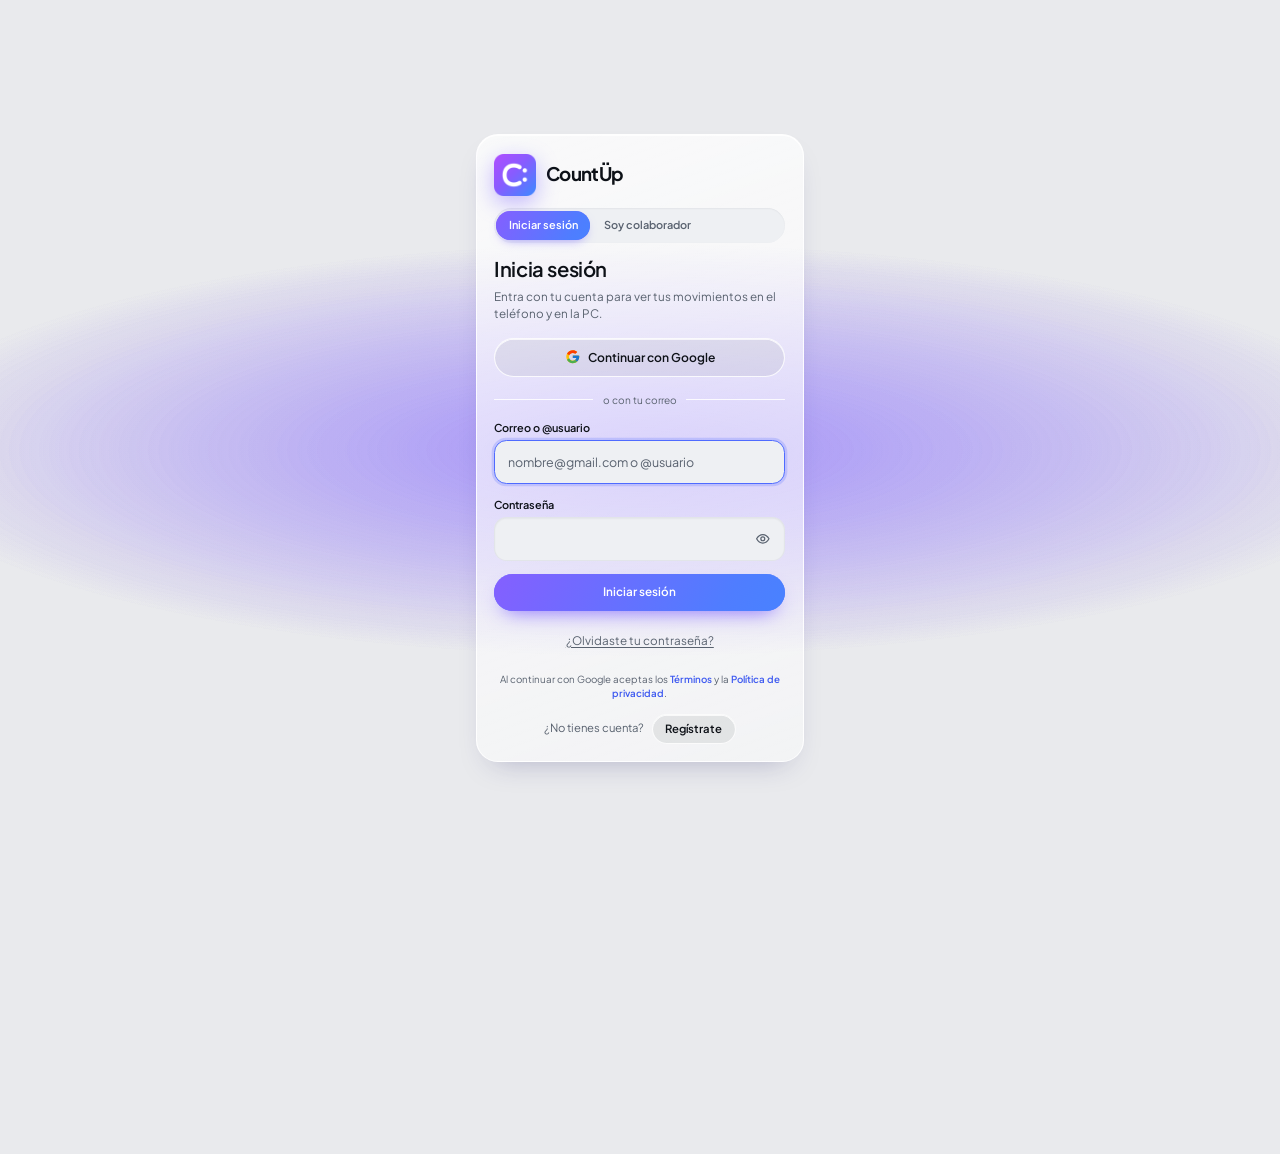
<file: app/index.html>
<!doctype html>
<html lang="es">
  <head>
    <meta charset="UTF-8" />
    <link rel="icon" type="image/png" href="./favicon.png" />
    <link rel="apple-touch-icon" href="./icon-192.png" />
    <meta name="viewport" content="width=device-width, initial-scale=1.0, viewport-fit=cover" />
    <meta name="theme-color" content="#0b0d11" media="(prefers-color-scheme: dark)" />
    <meta name="theme-color" content="#f3f4f6" media="(prefers-color-scheme: light)" />
    <meta name="description" content="Contabilidad de tu negocio en bolívares, con el resultado en dólares a la tasa BCV." />
    <link rel="manifest" href="./manifest.webmanifest" />
    <title>CountÜp</title>
    <script>
      // CountÜp 2.0.54: lo guardado en este equipo pasa de "contabol:…" a "countup:…". Se copia una sola vez y lo viejo
      // no se borra (si una actualización fallara y la app volviera a la versión anterior, lo encuentra donde estaba).
      try {
        if (!localStorage.getItem('countup:copiado')) {
          var viejas = []
          for (var i = 0; i < localStorage.length; i++) { var k = localStorage.key(i); if (k && k.indexOf('contabol:') === 0) viejas.push(k) }
          viejas.forEach(function (k) { var n = 'countup:' + k.slice(9); if (localStorage.getItem(n) === null) localStorage.setItem(n, localStorage.getItem(k)) })
          localStorage.setItem('countup:copiado', '1')
        }
      } catch (e) {}
      // El modo (claro u oscuro) se pone antes de dibujar nada, así la app abre directo en el que corresponde.
      // V2: una sola vez, cada equipo vuelve a "Automático" (el modo del teléfono o la PC); después se respeta lo que elija.
      try {
        var doc = JSON.parse(localStorage.getItem('countup:v1') || 'null')
        if (!localStorage.getItem('countup:v2:tema-auto')) {
          if (doc && doc.settings && doc.settings.theme && doc.settings.theme !== 'system') {
            doc.settings.theme = 'system'
            localStorage.setItem('countup:v1', JSON.stringify(doc))
          }
          localStorage.setItem('countup:v2:tema-auto', '1')
        }
        var theme = (doc && doc.settings && doc.settings.theme) || 'system'
        if (theme === 'system') theme = matchMedia('(prefers-color-scheme: light)').matches ? 'light' : 'dark'
        document.documentElement.setAttribute('data-theme', theme)
      } catch (e) {}
    </script>
    <style>#arranque{z-index:9999;background:#000;transition:opacity .36s;position:fixed;inset:0}:root[data-theme=light] #arranque{background:#fff}#arranque video{object-fit:contain;opacity:0;background:0 0;width:100%;height:100%;transition:opacity .22s;display:block}#arranque.va video{opacity:1}html.arrancando,html.arrancando body{overflow:hidden!important}#arranque.sale{opacity:0;pointer-events:none}</style>
    <script type="module" crossorigin src="./assets/main-COIq9q9j.js"></script>
    <link rel="modulepreload" crossorigin href="./assets/rolldown-runtime-B0Z9INg1.js">
    <link rel="modulepreload" crossorigin href="./assets/jsx-runtime-DpJIb57s.js">
    <link rel="modulepreload" crossorigin href="./assets/updater-rIBQ43Ek.js">
    <link rel="stylesheet" crossorigin href="./assets/updater-B_VMY_PD.css">
    <link rel="stylesheet" crossorigin href="./assets/main-Bpufe4OD.css">
  </head>
  <body>
    <div id="arranque" aria-hidden="true"><video muted playsinline preload="auto" disablepictureinpicture poster="[data-uri]"></video></div>
    <script>
      // Se va al terminar el video, desvaneciéndose (la app ya cargó por detrás). Si el video no puede reproducirse,
      // se va enseguida; y como mucho a los 7 s.
      // En los teléfonos más sencillos (4 núcleos o menos, o 4 GB de memoria o menos) la app no se carga mientras corre
      // el video, para que no se trabe ni empiece tarde: se carga al terminar (src/main.jsx) y el video se queda en su
      // último cuadro hasta que la app está lista (como mucho 3 s más).
      (function () {
        var el = document.getElementById('arranque')
        var lento = (navigator.hardwareConcurrency || 8) <= 4 || (navigator.deviceMemory || 8) <= 4
        var avisar, terminado = false, appLista = !lento
        window.arranque = { lento: lento, termino: new Promise(function (r) { avisar = r }), lista: function () {} }
        // La ventanita de "Continuar con Google" (vuelve a esta página) no lleva animación.
        if (/state=popup/.test(location.hash + location.search)) { el.remove(); avisar(); return }
        var v = el.querySelector('video'), done = false, raiz = document.documentElement
        raiz.classList.add('arrancando')
        var salir = function () { if (done) return; done = true; el.classList.add('sale'); setTimeout(function () { el.remove(); raiz.classList.remove('arrancando') }, 400) }
        var fin = function () { terminado = true; avisar(); if (appLista) salir(); else setTimeout(salir, 3000) }
        window.arranque.lista = function () { appLista = true; if (terminado) salir() }
        // La animación sale SIEMPRE, en cada apertura (decisión del usuario, 20 nov 2026: se había dejado solo la primera
        // vez con el logo en las demás, y eso no va).
        // Al principio el primer cuadro se queda quieto un momento (ESPERA) antes de arrancar: así, cuando el teléfono
        // termina de quitar su pantalla de carga, la animación se ve desde el comienzo y no empieza a medias.
        var ESPERA = 600, arranco = false
        var arrancar = function () {
          if (arranco) return; arranco = true
          el.classList.add('va')
          setTimeout(function () { var p = v.play(); if (p && p.catch) p.catch(fin) }, ESPERA)
        }
        v.addEventListener('playing', function () { el.classList.add('va') })
        v.addEventListener('loadeddata', arrancar)
        v.src = document.documentElement.getAttribute('data-theme') === 'light' ? './arranque/claro.mp4' : './arranque/oscuro.mp4'
        v.addEventListener('ended', fin)
        v.addEventListener('error', fin)
        v.load()
        setTimeout(arrancar, 1200) // si el teléfono no avisa que ya tiene el primer cuadro, arranca igual
        setTimeout(fin, 7000)
      })()
    </script>
    <div id="root"></div>
  </body>
</html>
</file>
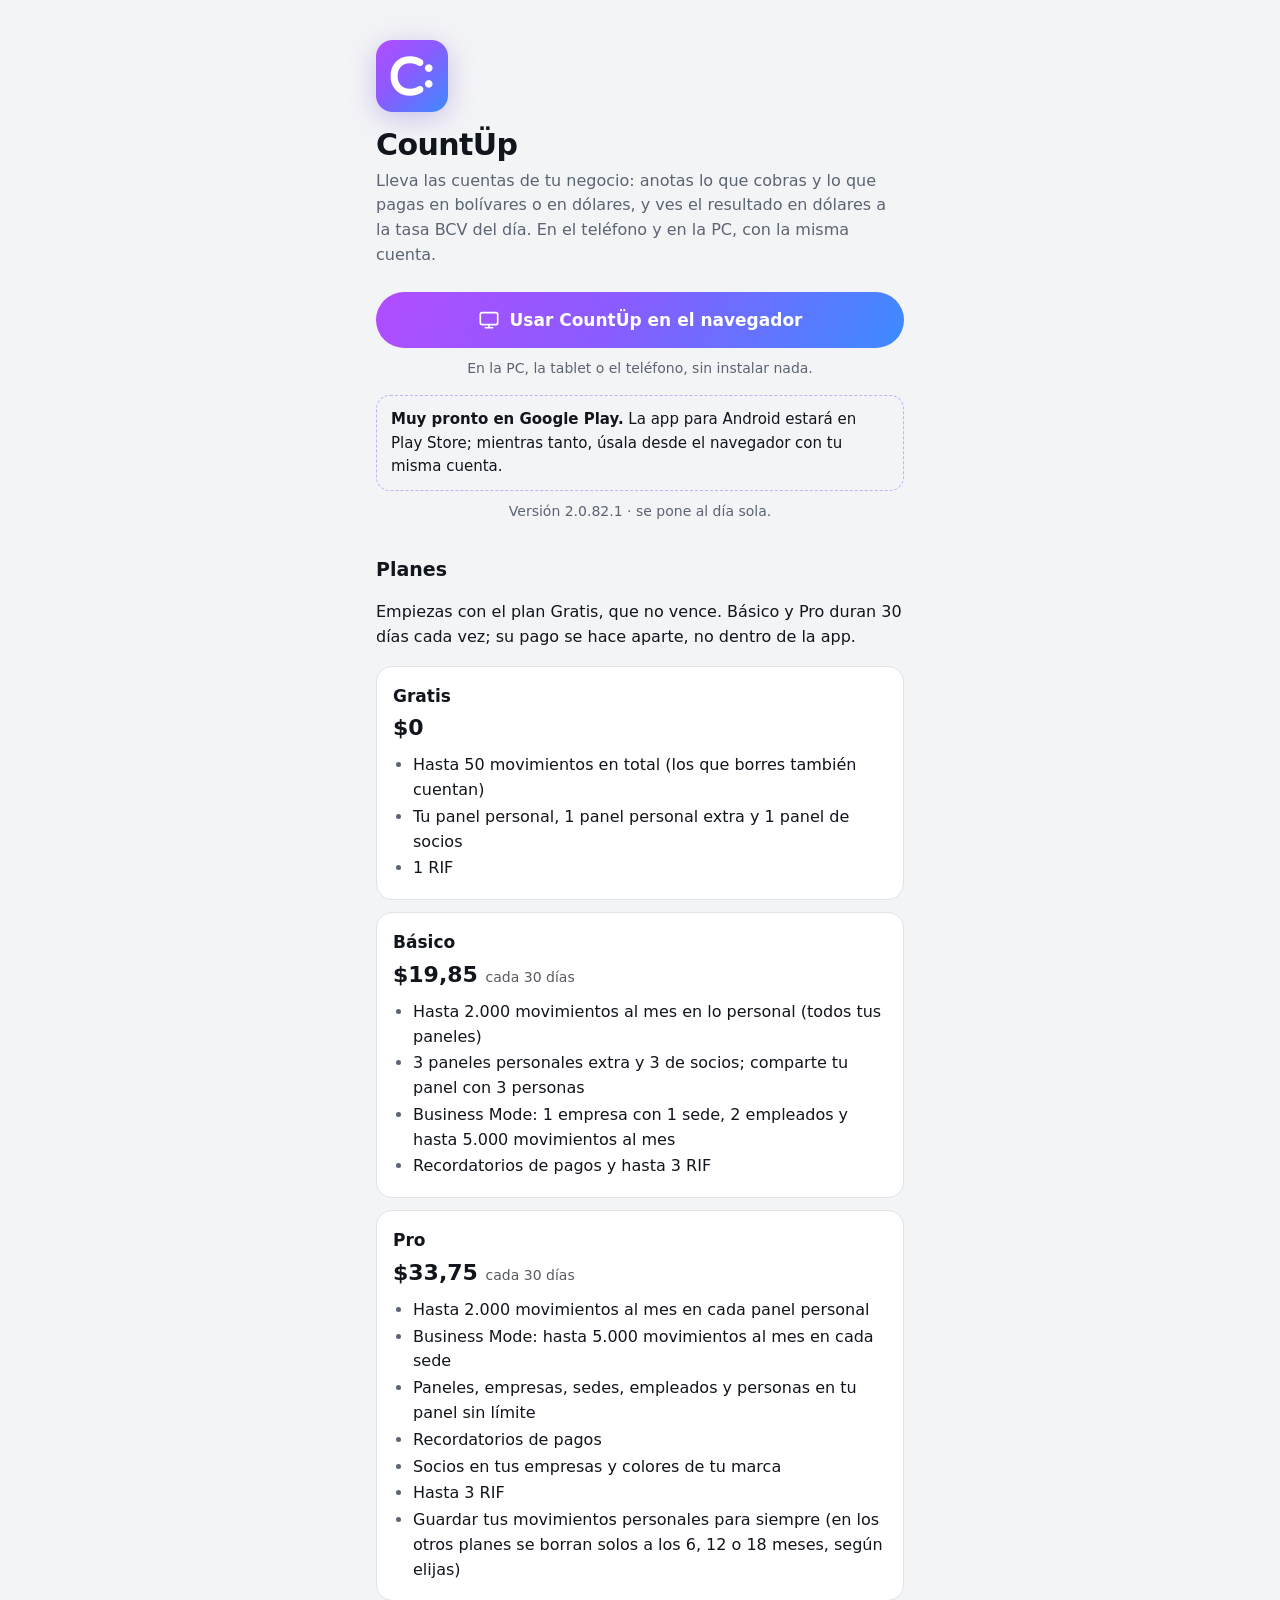
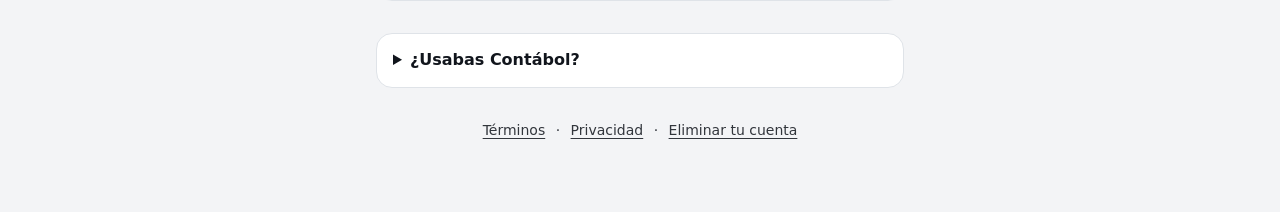
<file: descargar/index.html>
<!doctype html>
<html lang="es">
<head>
<meta charset="utf-8">
<meta name="viewport" content="width=device-width, initial-scale=1">
<meta name="robots" content="noindex, nofollow">
<title>Descargar CountÜp</title>
<meta name="description" content="CountÜp lleva las cuentas de tu negocio: lo que cobras y pagas en bolívares, visto en dólares a la tasa BCV del día.">
<meta name="theme-color" content="#0b0d11">
<link rel="icon" type="image/png" href="favicon.png">
<link rel="apple-touch-icon" href="icono.png">
<link rel="stylesheet" href="../sitio.css">
<style>
  /* Página de CountÜp (countup-app.github.io). Sin APK (19 nov 2026): la app de Android llega por Google Play; mientras,
     se usa en el navegador. Los precios solo van aquí: la app no enlaza a esta página (reglas de Google Play). */
  :root { --action: #8a5cff; --focus: #8a5cff; }
  @media (prefers-color-scheme: dark) { :root { --focus: #b9a4ff; } }
  .btn--primary { background: linear-gradient(120deg, #b14dff 0%, #8a5cff 45%, #3d8bff 100%); }
  .app-icon { border-radius: 0; box-shadow: none; filter: drop-shadow(0 6px 14px rgba(90, 60, 200, .28)); }
  .soon { margin: 16px 0 0; padding: 12px 14px; border-radius: 14px; border: 1px dashed rgba(138, 92, 255, .45); font-size: 15px; }
  .plans { display: grid; gap: 12px; }
  .plan h3 { margin: 0 0 2px; font-size: 17px; }
  .plan .price { margin: 0 0 8px; font-size: 22px; font-weight: 700; }
  .plan .price small { font-size: 14px; font-weight: 500; opacity: .7; }
  .plan ul { margin: 0; padding-left: 20px; }
  .plan li { margin: 2px 0; }
  .legal { margin-top: 32px; font-size: 14px; text-align: center; opacity: .85; }
  .legal a { margin: 0 6px; color: inherit; text-decoration: underline; text-underline-offset: 3px; }
</style>
</head>
<body>
<main>
  <img class="app-icon" src="icono.png" width="72" height="72" alt="">
  <h1>CountÜp</h1>
  <p class="lead">Lleva las cuentas de tu negocio: anotas lo que cobras y lo que pagas en bolívares o en dólares, y ves el resultado en dólares a la tasa BCV del día. En el teléfono y en la PC, con la misma cuenta.</p>

  <a class="btn btn--primary" href="../app/">
    <svg width="22" height="22" viewBox="0 0 24 24" fill="none" stroke="currentColor" stroke-width="1.8" stroke-linecap="round" stroke-linejoin="round" aria-hidden="true"><rect x="2.5" y="4" width="19" height="13" rx="2"/><path d="M8 20.5h8M12 17v3.5"/></svg>
    Usar CountÜp en el navegador
  </a>
  <p class="meta">En la PC, la tablet o el teléfono, sin instalar nada.</p>
  <p class="soon"><b>Muy pronto en Google Play.</b> La app para Android estará en Play Store; mientras tanto, úsala desde el navegador con tu misma cuenta.</p>
  <p class="meta" id="live" hidden></p>

  <section>
    <h2>Planes</h2>
    <p>Empiezas con el plan Gratis, que no vence. Básico y Pro duran 30 días cada vez; su pago se hace aparte, no dentro de la app.</p>
    <div class="plans">
      <div class="card plan">
        <h3>Gratis</h3>
        <p class="price">$0</p>
        <ul>
          <li>Hasta 50 movimientos en total (los que borres también cuentan)</li>
          <li>Tu panel personal, 1 panel personal extra y 1 panel de socios</li>
          <li>1 RIF</li>
        </ul>
      </div>
      <div class="card plan">
        <h3>Básico</h3>
        <p class="price">$19,85 <small>cada 30 días</small></p>
        <ul>
          <li>Hasta 2.000 movimientos al mes en lo personal (todos tus paneles)</li>
          <li>3 paneles personales extra y 3 de socios; comparte tu panel con 3 personas</li>
          <li>Business Mode: 1 empresa con 1 sede, 2 empleados y hasta 5.000 movimientos al mes</li>
          <li>Recordatorios de pagos y hasta 3 RIF</li>
        </ul>
      </div>
      <div class="card plan">
        <h3>Pro</h3>
        <p class="price">$33,75 <small>cada 30 días</small></p>
        <ul>
          <li>Hasta 2.000 movimientos al mes en cada panel personal</li>
          <li>Business Mode: hasta 5.000 movimientos al mes en cada sede</li>
          <li>Paneles, empresas, sedes, empleados y personas en tu panel sin límite</li>
          <li>Recordatorios de pagos</li>
          <li>Socios en tus empresas y colores de tu marca</li>
          <li>Hasta 3 RIF</li>
          <li>Guardar tus movimientos personales para siempre (en los otros planes se borran solos a los 6, 12 o 18 meses, según elijas)</li>
        </ul>
      </div>
    </div>
  </section>

  <section>
    <details>
      <summary>¿Usabas Contábol?</summary>
      <p>Contábol es la versión anterior de CountÜp. Entras a CountÜp con la misma cuenta y ves tus mismos movimientos: el cambio de app no borra nada.</p>
    </details>
  </section>

  <p class="legal"><a href="../terminos/">Términos</a> · <a href="../privacidad/">Privacidad</a> · <a href="../eliminar-cuenta/">Eliminar tu cuenta</a></p>
</main>
<script>
  (function () {
    // La versión que tiene la app hoy (la instalada se pone al día sola al abrirla).
    fetch('../version.json', { cache: 'no-store' }).then(function (r) { return r.json() }).then(function (j) {
      if (!j || !j.version) return
      var live = document.getElementById('live')
      live.textContent = 'Versión ' + j.version + ' · se pone al día sola.'
      live.hidden = false
    }).catch(function () {})
  })()
</script>
</body>
</html>
</file>
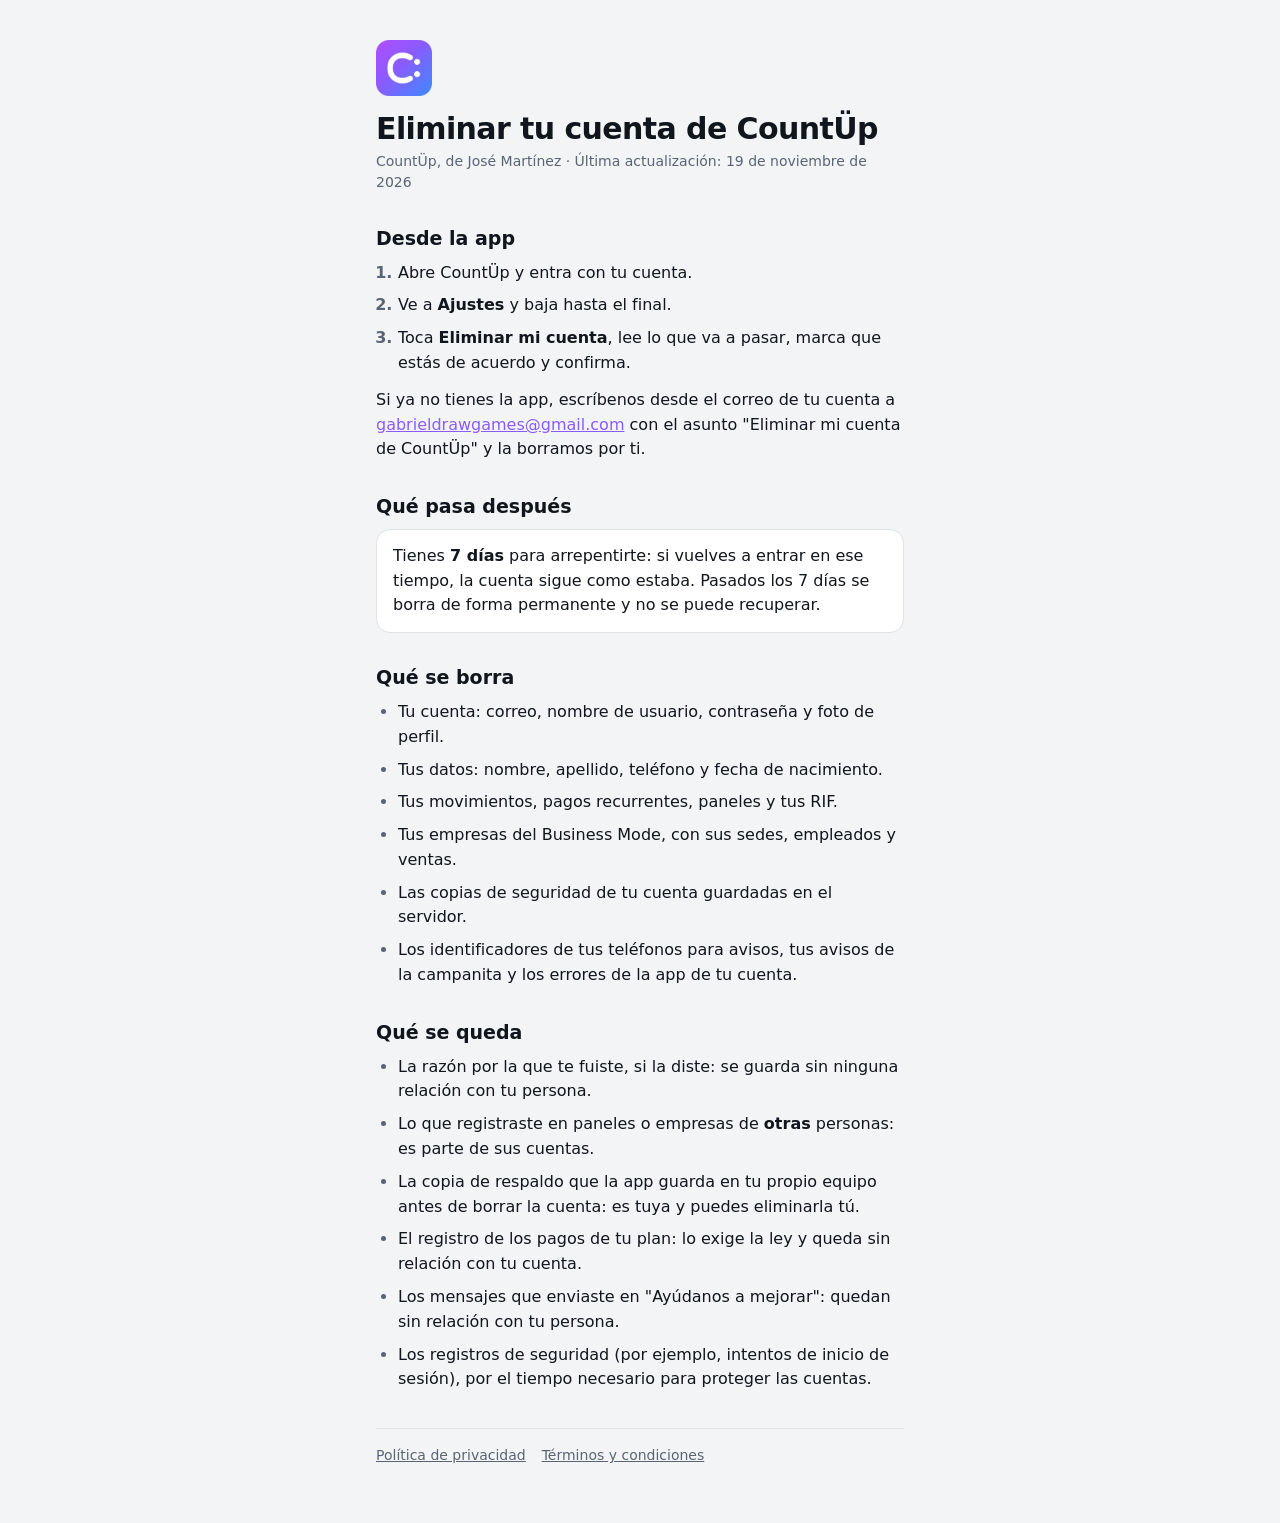
<file: eliminar-cuenta/index.html>
<!doctype html>
<html lang="es">
<head>
<meta charset="utf-8">
<meta name="viewport" content="width=device-width, initial-scale=1">
<title>Eliminar tu cuenta · CountÜp</title>
<meta name="description" content="Cómo eliminar tu cuenta de CountÜp y qué datos se borran.">
<meta name="theme-color" content="#0b0d11">
<link rel="icon" type="image/png" href="../descargar/favicon.png">
<link rel="stylesheet" href="../sitio.css">
<style>:root { --action: #8a5cff; --focus: #8a5cff; } @media (prefers-color-scheme: dark) { :root { --action: #b9a4ff; --focus: #b9a4ff; } }</style>
</head>
<body>
<main class="doc">
  <img class="app-icon" src="../descargar/icono.png" width="56" height="56" alt="" style="border-radius:0;box-shadow:none">
  <h1>Eliminar tu cuenta de CountÜp</h1>
  <p class="updated">CountÜp, de José Martínez · Última actualización: 19 de noviembre de 2026</p>

  <h2>Desde la app</h2>
  <ol>
    <li>Abre CountÜp y entra con tu cuenta.</li>
    <li>Ve a <b>Ajustes</b> y baja hasta el final.</li>
    <li>Toca <b>Eliminar mi cuenta</b>, lee lo que va a pasar, marca que estás de acuerdo y confirma.</li>
  </ol>
  <p>Si ya no tienes la app, escríbenos desde el correo de tu cuenta a <a href="mailto:gabrieldrawgames@gmail.com?subject=Eliminar%20mi%20cuenta%20de%20CountÜp">gabrieldrawgames@gmail.com</a> con el asunto "Eliminar mi cuenta de CountÜp" y la borramos por ti.</p>

  <h2>Qué pasa después</h2>
  <p class="note">Tienes <b>7 días</b> para arrepentirte: si vuelves a entrar en ese tiempo, la cuenta sigue como estaba. Pasados los 7 días se borra de forma permanente y no se puede recuperar.</p>

  <h2>Qué se borra</h2>
  <ul>
    <li>Tu cuenta: correo, nombre de usuario, contraseña y foto de perfil.</li>
    <li>Tus datos: nombre, apellido, teléfono y fecha de nacimiento.</li>
    <li>Tus movimientos, pagos recurrentes, paneles y tus RIF.</li>
    <li>Tus empresas del Business Mode, con sus sedes, empleados y ventas.</li>
    <li>Las copias de seguridad de tu cuenta guardadas en el servidor.</li>
    <li>Los identificadores de tus teléfonos para avisos, tus avisos de la campanita y los errores de la app de tu cuenta.</li>
  </ul>

  <h2>Qué se queda</h2>
  <ul>
    <li>La razón por la que te fuiste, si la diste: se guarda sin ninguna relación con tu persona.</li>
    <li>Lo que registraste en paneles o empresas de <b>otras</b> personas: es parte de sus cuentas.</li>
    <li>La copia de respaldo que la app guarda en tu propio equipo antes de borrar la cuenta: es tuya y puedes eliminarla tú.</li>
    <li>El registro de los pagos de tu plan: lo exige la ley y queda sin relación con tu cuenta.</li>
    <li>Los mensajes que enviaste en "Ayúdanos a mejorar": quedan sin relación con tu persona.</li>
    <li>Los registros de seguridad (por ejemplo, intentos de inicio de sesión), por el tiempo necesario para proteger las cuentas.</li>
  </ul>

  <nav class="legal-nav" aria-label="Documentos legales">
    <a href="../privacidad/">Política de privacidad</a>
    <a href="../terminos/">Términos y condiciones</a>
  </nav>
</main>
</body>
</html>
</file>
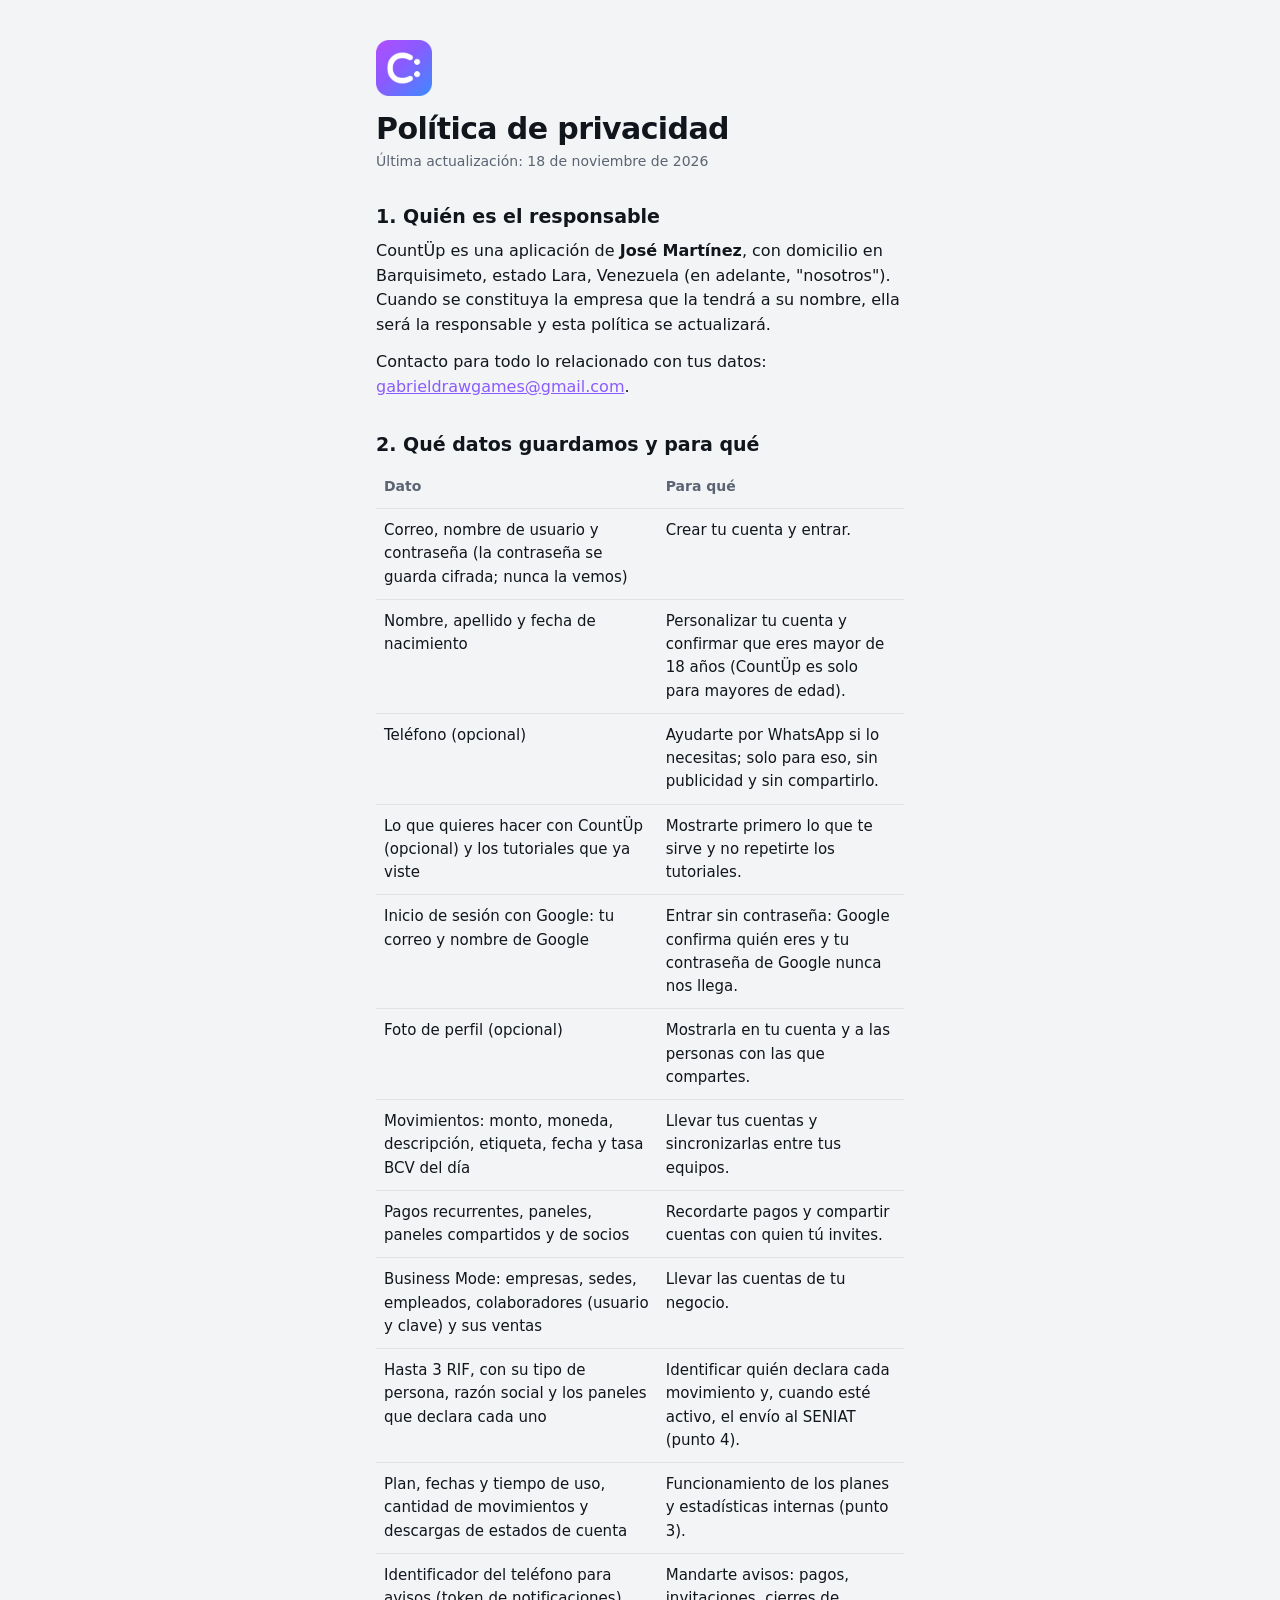
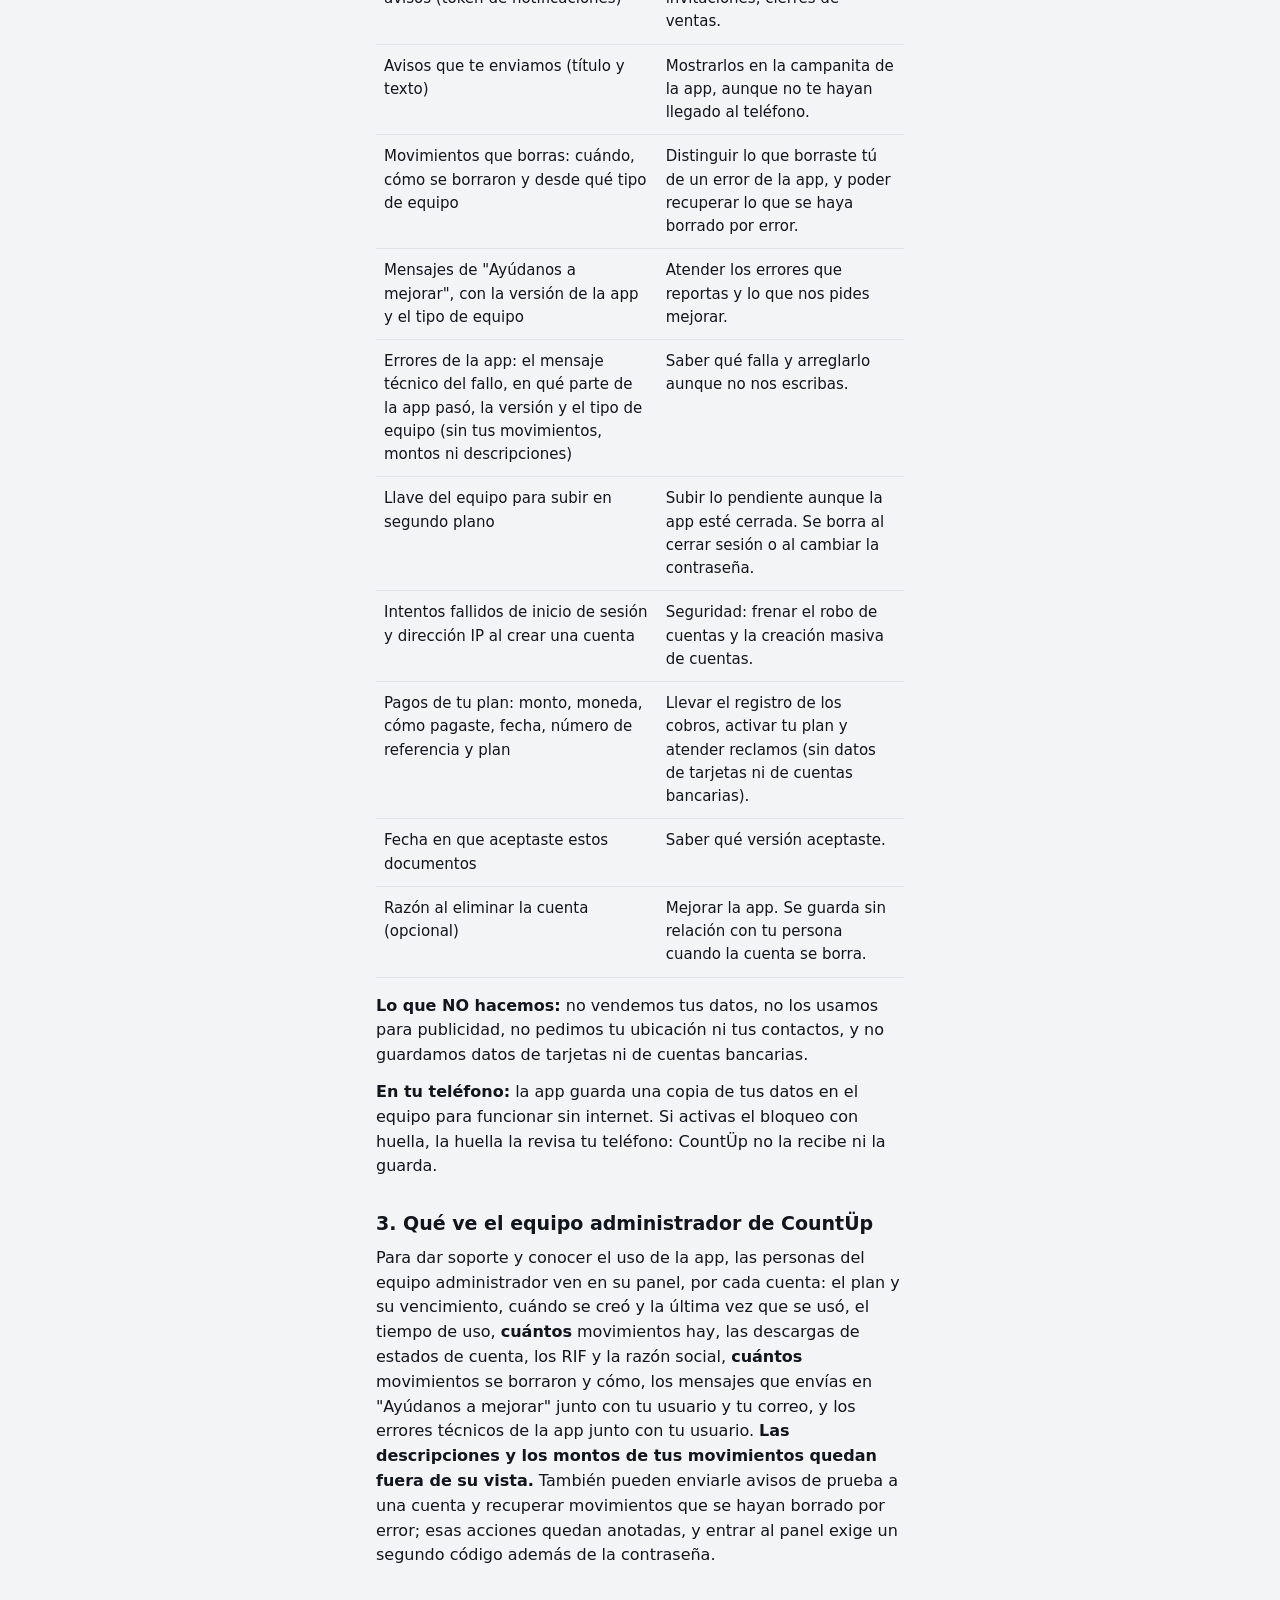
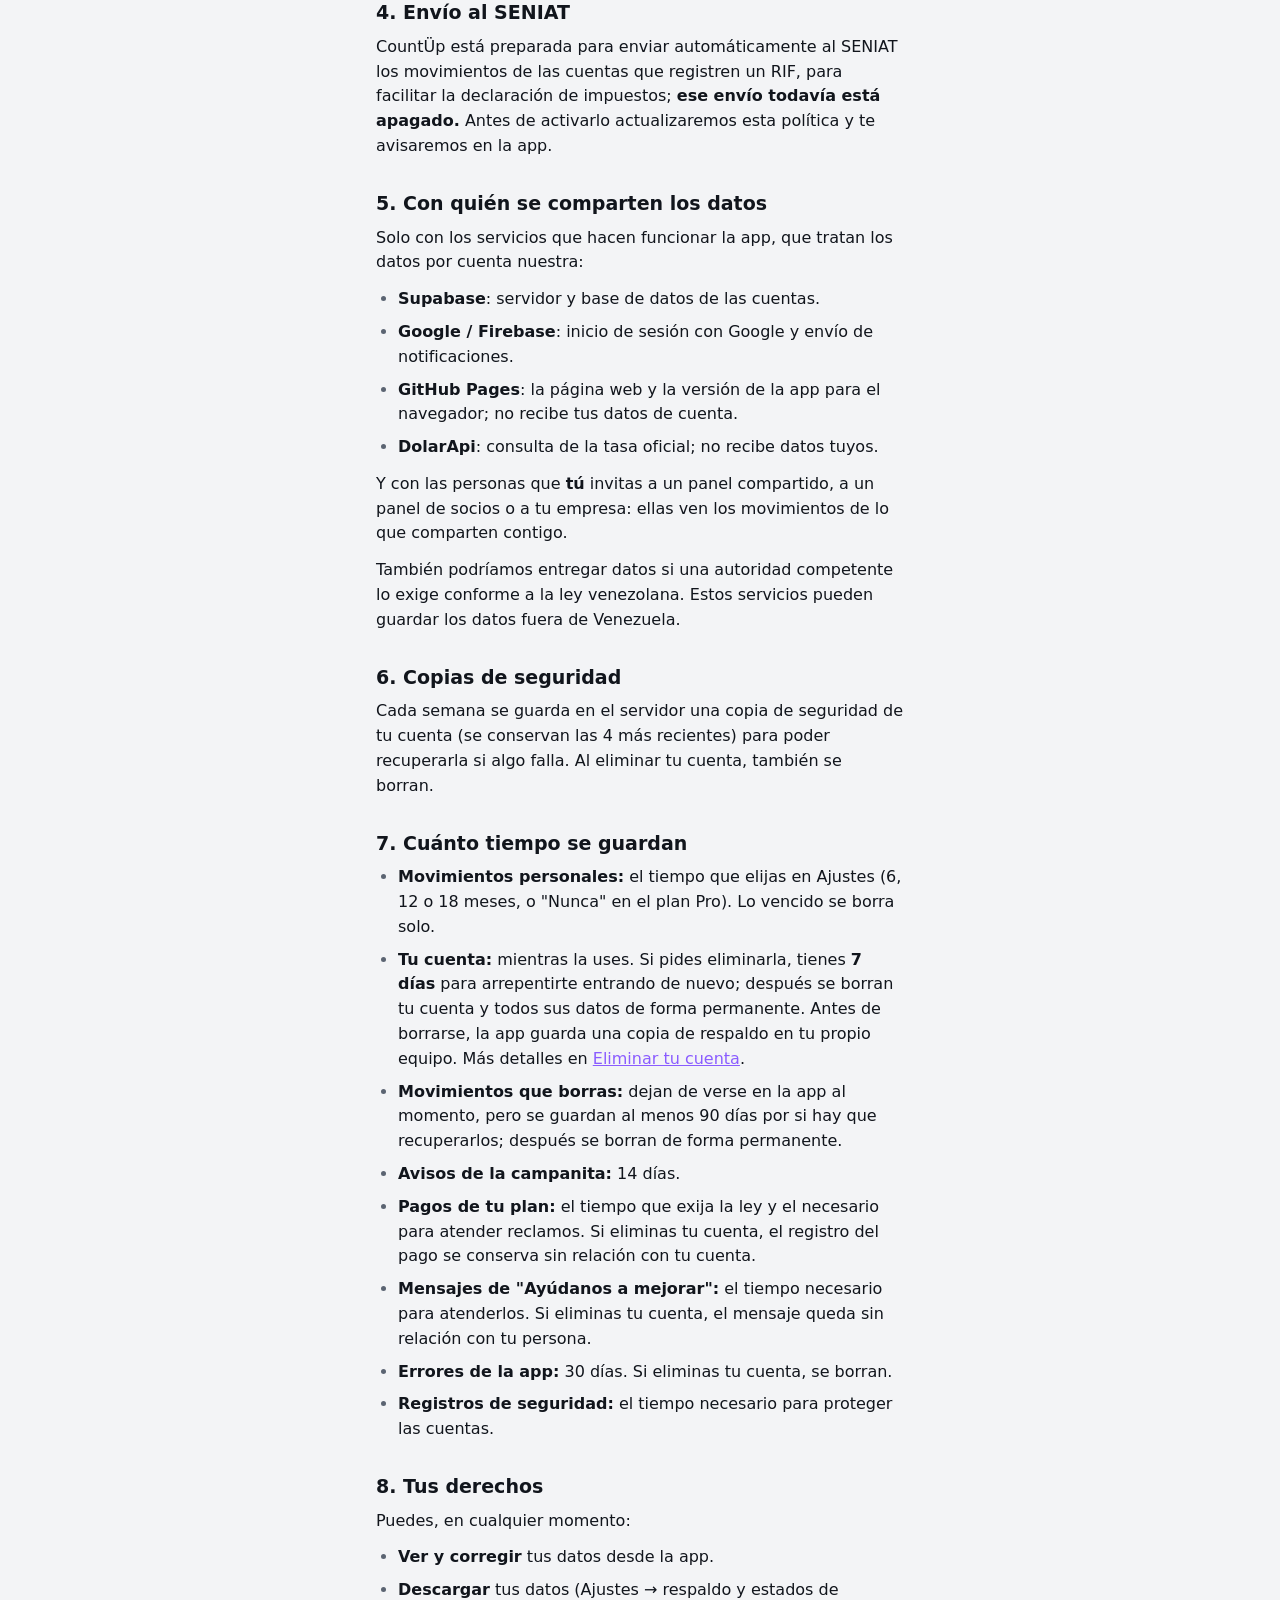
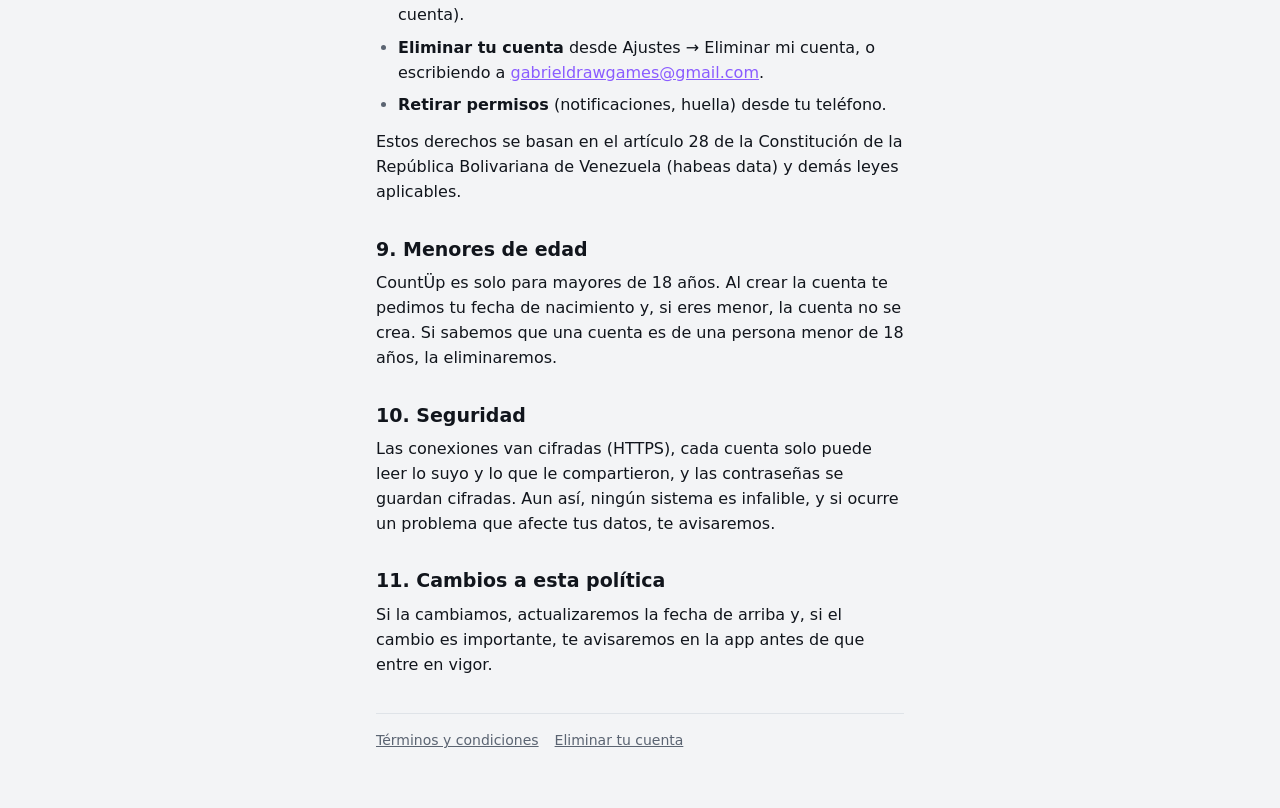
<file: privacidad/index.html>
<!doctype html>
<html lang="es">
<head>
<meta charset="utf-8">
<meta name="viewport" content="width=device-width, initial-scale=1">
<title>Política de privacidad · CountÜp</title>
<meta name="description" content="Qué datos guarda CountÜp, para qué y cuáles son tus derechos.">
<meta name="theme-color" content="#0b0d11">
<link rel="icon" type="image/png" href="../descargar/favicon.png">
<link rel="stylesheet" href="../sitio.css">
<style>:root { --action: #8a5cff; --focus: #8a5cff; } @media (prefers-color-scheme: dark) { :root { --action: #b9a4ff; --focus: #b9a4ff; } }</style>
</head>
<body>
<main class="doc">
  <img class="app-icon" src="../descargar/icono.png" width="56" height="56" alt="" style="border-radius:0;box-shadow:none">
  <h1>Política de privacidad</h1>
  <p class="updated">Última actualización: 18 de noviembre de 2026</p>

  <h2>1. Quién es el responsable</h2>
  <p>CountÜp es una aplicación de <b>José Martínez</b>, con domicilio en Barquisimeto, estado Lara, Venezuela (en adelante, "nosotros"). Cuando se constituya la empresa que la tendrá a su nombre, ella será la responsable y esta política se actualizará.</p>
  <p>Contacto para todo lo relacionado con tus datos: <a href="mailto:gabrieldrawgames@gmail.com">gabrieldrawgames@gmail.com</a>.</p>

  <h2>2. Qué datos guardamos y para qué</h2>
  <table>
    <thead><tr><th>Dato</th><th>Para qué</th></tr></thead>
    <tbody>
      <tr><td>Correo, nombre de usuario y contraseña (la contraseña se guarda cifrada; nunca la vemos)</td><td>Crear tu cuenta y entrar.</td></tr>
      <tr><td>Nombre, apellido y fecha de nacimiento</td><td>Personalizar tu cuenta y confirmar que eres mayor de 18 años (CountÜp es solo para mayores de edad).</td></tr>
      <tr><td>Teléfono (opcional)</td><td>Ayudarte por WhatsApp si lo necesitas; solo para eso, sin publicidad y sin compartirlo.</td></tr>
      <tr><td>Lo que quieres hacer con CountÜp (opcional) y los tutoriales que ya viste</td><td>Mostrarte primero lo que te sirve y no repetirte los tutoriales.</td></tr>
      <tr><td>Inicio de sesión con Google: tu correo y nombre de Google</td><td>Entrar sin contraseña: Google confirma quién eres y tu contraseña de Google nunca nos llega.</td></tr>
      <tr><td>Foto de perfil (opcional)</td><td>Mostrarla en tu cuenta y a las personas con las que compartes.</td></tr>
      <tr><td>Movimientos: monto, moneda, descripción, etiqueta, fecha y tasa BCV del día</td><td>Llevar tus cuentas y sincronizarlas entre tus equipos.</td></tr>
      <tr><td>Pagos recurrentes, paneles, paneles compartidos y de socios</td><td>Recordarte pagos y compartir cuentas con quien tú invites.</td></tr>
      <tr><td>Business Mode: empresas, sedes, empleados, colaboradores (usuario y clave) y sus ventas</td><td>Llevar las cuentas de tu negocio.</td></tr>
      <tr><td>Hasta 3 RIF, con su tipo de persona, razón social y los paneles que declara cada uno</td><td>Identificar quién declara cada movimiento y, cuando esté activo, el envío al SENIAT (punto 4).</td></tr>
      <tr><td>Plan, fechas y tiempo de uso, cantidad de movimientos y descargas de estados de cuenta</td><td>Funcionamiento de los planes y estadísticas internas (punto 3).</td></tr>
      <tr><td>Identificador del teléfono para avisos (token de notificaciones)</td><td>Mandarte avisos: pagos, invitaciones, cierres de ventas.</td></tr>
      <tr><td>Avisos que te enviamos (título y texto)</td><td>Mostrarlos en la campanita de la app, aunque no te hayan llegado al teléfono.</td></tr>
      <tr><td>Movimientos que borras: cuándo, cómo se borraron y desde qué tipo de equipo</td><td>Distinguir lo que borraste tú de un error de la app, y poder recuperar lo que se haya borrado por error.</td></tr>
      <tr><td>Mensajes de "Ayúdanos a mejorar", con la versión de la app y el tipo de equipo</td><td>Atender los errores que reportas y lo que nos pides mejorar.</td></tr>
      <tr><td>Errores de la app: el mensaje técnico del fallo, en qué parte de la app pasó, la versión y el tipo de equipo (sin tus movimientos, montos ni descripciones)</td><td>Saber qué falla y arreglarlo aunque no nos escribas.</td></tr>
      <tr><td>Llave del equipo para subir en segundo plano</td><td>Subir lo pendiente aunque la app esté cerrada. Se borra al cerrar sesión o al cambiar la contraseña.</td></tr>
      <tr><td>Intentos fallidos de inicio de sesión y dirección IP al crear una cuenta</td><td>Seguridad: frenar el robo de cuentas y la creación masiva de cuentas.</td></tr>
      <tr><td>Pagos de tu plan: monto, moneda, cómo pagaste, fecha, número de referencia y plan</td><td>Llevar el registro de los cobros, activar tu plan y atender reclamos (sin datos de tarjetas ni de cuentas bancarias).</td></tr>
      <tr><td>Fecha en que aceptaste estos documentos</td><td>Saber qué versión aceptaste.</td></tr>
      <tr><td>Razón al eliminar la cuenta (opcional)</td><td>Mejorar la app. Se guarda sin relación con tu persona cuando la cuenta se borra.</td></tr>
    </tbody>
  </table>
  <p><b>Lo que NO hacemos:</b> no vendemos tus datos, no los usamos para publicidad, no pedimos tu ubicación ni tus contactos, y no guardamos datos de tarjetas ni de cuentas bancarias.</p>
  <p><b>En tu teléfono:</b> la app guarda una copia de tus datos en el equipo para funcionar sin internet. Si activas el bloqueo con huella, la huella la revisa tu teléfono: CountÜp no la recibe ni la guarda.</p>

  <h2>3. Qué ve el equipo administrador de CountÜp</h2>
  <p>Para dar soporte y conocer el uso de la app, las personas del equipo administrador ven en su panel, por cada cuenta: el plan y su vencimiento, cuándo se creó y la última vez que se usó, el tiempo de uso, <b>cuántos</b> movimientos hay, las descargas de estados de cuenta, los RIF y la razón social, <b>cuántos</b> movimientos se borraron y cómo, los mensajes que envías en "Ayúdanos a mejorar" junto con tu usuario y tu correo, y los errores técnicos de la app junto con tu usuario. <b>Las descripciones y los montos de tus movimientos quedan fuera de su vista.</b> También pueden enviarle avisos de prueba a una cuenta y recuperar movimientos que se hayan borrado por error; esas acciones quedan anotadas, y entrar al panel exige un segundo código además de la contraseña.</p>

  <h2>4. Envío al SENIAT</h2>
  <p>CountÜp está preparada para enviar automáticamente al SENIAT los movimientos de las cuentas que registren un RIF, para facilitar la declaración de impuestos; <b>ese envío todavía está apagado.</b> Antes de activarlo actualizaremos esta política y te avisaremos en la app.</p>

  <h2>5. Con quién se comparten los datos</h2>
  <p>Solo con los servicios que hacen funcionar la app, que tratan los datos por cuenta nuestra:</p>
  <ul>
    <li><b>Supabase</b>: servidor y base de datos de las cuentas.</li>
    <li><b>Google / Firebase</b>: inicio de sesión con Google y envío de notificaciones.</li>
    <li><b>GitHub Pages</b>: la página web y la versión de la app para el navegador; no recibe tus datos de cuenta.</li>
    <li><b>DolarApi</b>: consulta de la tasa oficial; no recibe datos tuyos.</li>
  </ul>
  <p>Y con las personas que <b>tú</b> invitas a un panel compartido, a un panel de socios o a tu empresa: ellas ven los movimientos de lo que comparten contigo.</p>
  <p>También podríamos entregar datos si una autoridad competente lo exige conforme a la ley venezolana. Estos servicios pueden guardar los datos fuera de Venezuela.</p>

  <h2>6. Copias de seguridad</h2>
  <p>Cada semana se guarda en el servidor una copia de seguridad de tu cuenta (se conservan las 4 más recientes) para poder recuperarla si algo falla. Al eliminar tu cuenta, también se borran.</p>

  <h2>7. Cuánto tiempo se guardan</h2>
  <ul>
    <li><b>Movimientos personales:</b> el tiempo que elijas en Ajustes (6, 12 o 18 meses, o "Nunca" en el plan Pro). Lo vencido se borra solo.</li>
    <li><b>Tu cuenta:</b> mientras la uses. Si pides eliminarla, tienes <b>7 días</b> para arrepentirte entrando de nuevo; después se borran tu cuenta y todos sus datos de forma permanente. Antes de borrarse, la app guarda una copia de respaldo en tu propio equipo. Más detalles en <a href="../eliminar-cuenta/">Eliminar tu cuenta</a>.</li>
    <li><b>Movimientos que borras:</b> dejan de verse en la app al momento, pero se guardan al menos 90 días por si hay que recuperarlos; después se borran de forma permanente.</li>
    <li><b>Avisos de la campanita:</b> 14 días.</li>
    <li><b>Pagos de tu plan:</b> el tiempo que exija la ley y el necesario para atender reclamos. Si eliminas tu cuenta, el registro del pago se conserva sin relación con tu cuenta.</li>
    <li><b>Mensajes de "Ayúdanos a mejorar":</b> el tiempo necesario para atenderlos. Si eliminas tu cuenta, el mensaje queda sin relación con tu persona.</li>
    <li><b>Errores de la app:</b> 30 días. Si eliminas tu cuenta, se borran.</li>
    <li><b>Registros de seguridad:</b> el tiempo necesario para proteger las cuentas.</li>
  </ul>

  <h2>8. Tus derechos</h2>
  <p>Puedes, en cualquier momento:</p>
  <ul>
    <li><b>Ver y corregir</b> tus datos desde la app.</li>
    <li><b>Descargar</b> tus datos (Ajustes → respaldo y estados de cuenta).</li>
    <li><b>Eliminar tu cuenta</b> desde Ajustes → Eliminar mi cuenta, o escribiendo a <a href="mailto:gabrieldrawgames@gmail.com">gabrieldrawgames@gmail.com</a>.</li>
    <li><b>Retirar permisos</b> (notificaciones, huella) desde tu teléfono.</li>
  </ul>
  <p>Estos derechos se basan en el artículo 28 de la Constitución de la República Bolivariana de Venezuela (habeas data) y demás leyes aplicables.</p>

  <h2>9. Menores de edad</h2>
  <p>CountÜp es solo para mayores de 18 años. Al crear la cuenta te pedimos tu fecha de nacimiento y, si eres menor, la cuenta no se crea. Si sabemos que una cuenta es de una persona menor de 18 años, la eliminaremos.</p>

  <h2>10. Seguridad</h2>
  <p>Las conexiones van cifradas (HTTPS), cada cuenta solo puede leer lo suyo y lo que le compartieron, y las contraseñas se guardan cifradas. Aun así, ningún sistema es infalible, y si ocurre un problema que afecte tus datos, te avisaremos.</p>

  <h2>11. Cambios a esta política</h2>
  <p>Si la cambiamos, actualizaremos la fecha de arriba y, si el cambio es importante, te avisaremos en la app antes de que entre en vigor.</p>

  <nav class="legal-nav" aria-label="Documentos legales">
    <a href="../terminos/">Términos y condiciones</a>
    <a href="../eliminar-cuenta/">Eliminar tu cuenta</a>
  </nav>
</main>
</body>
</html>
</file>
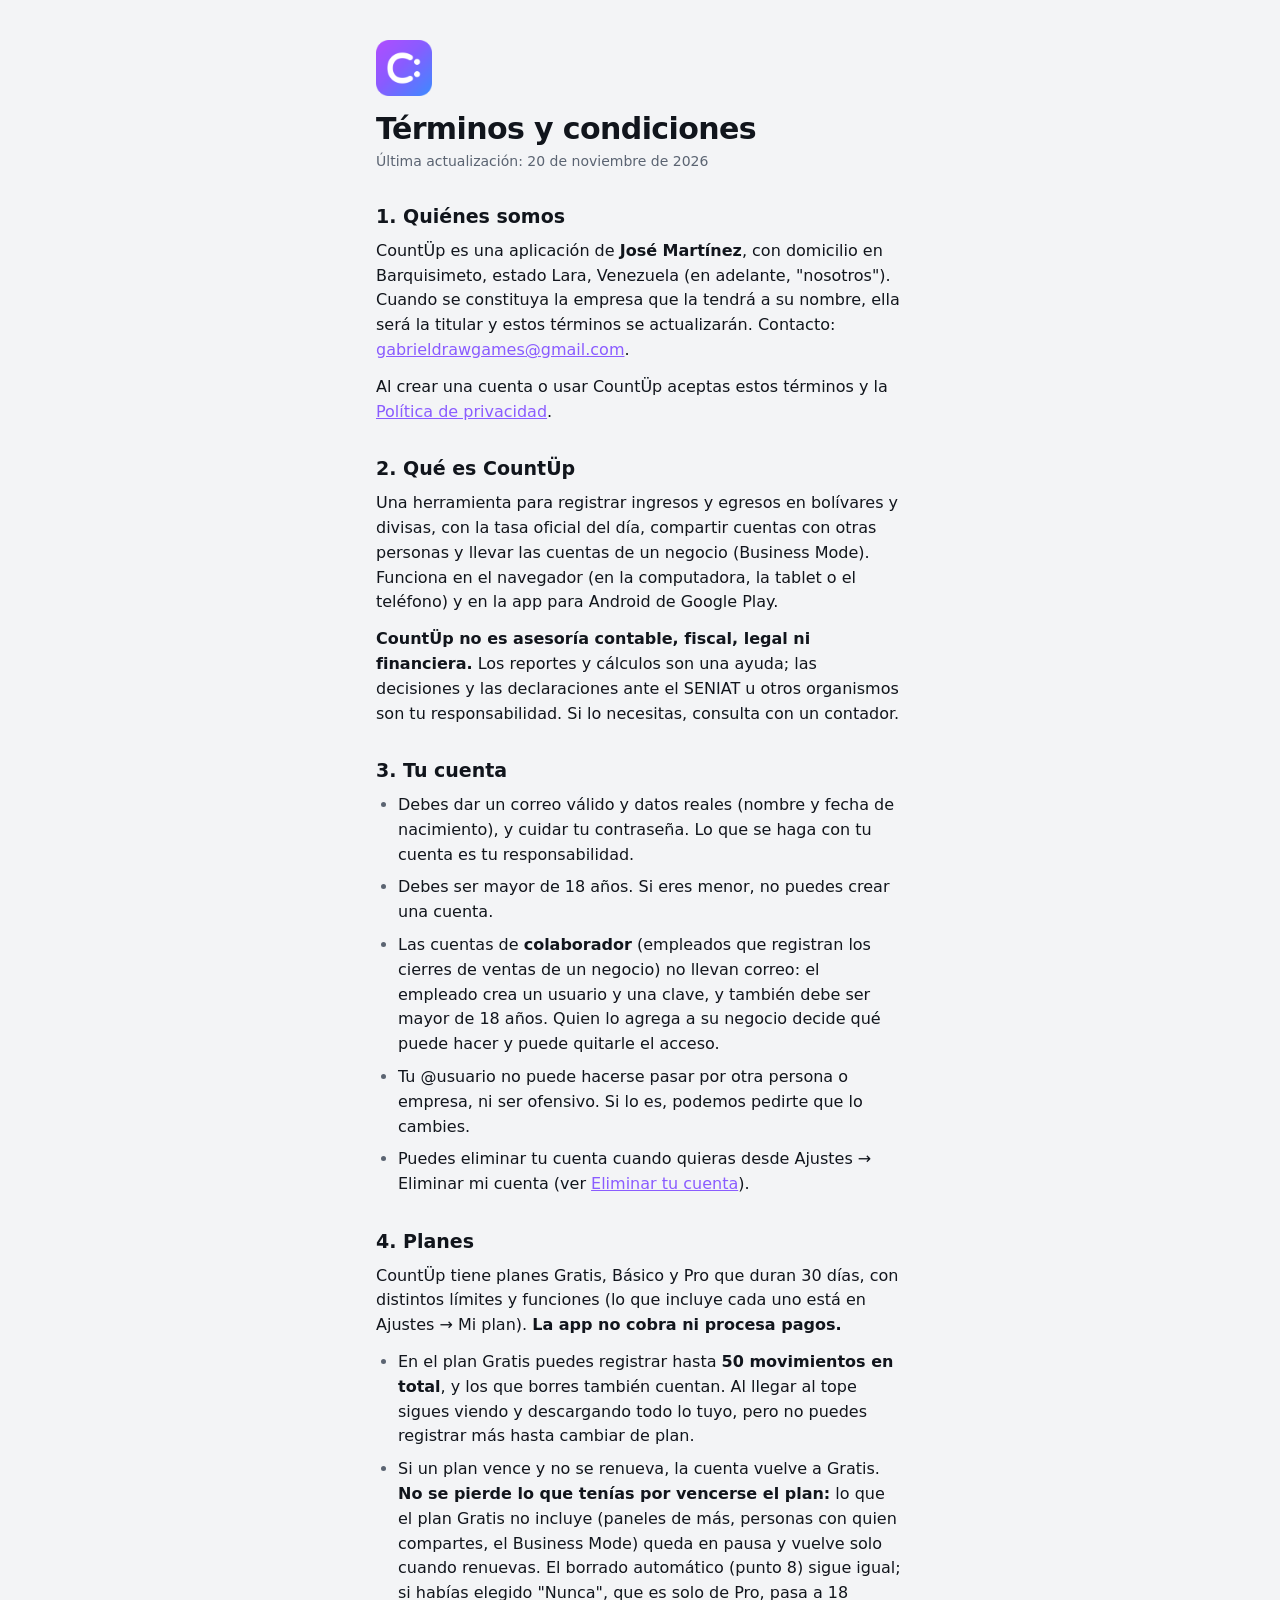
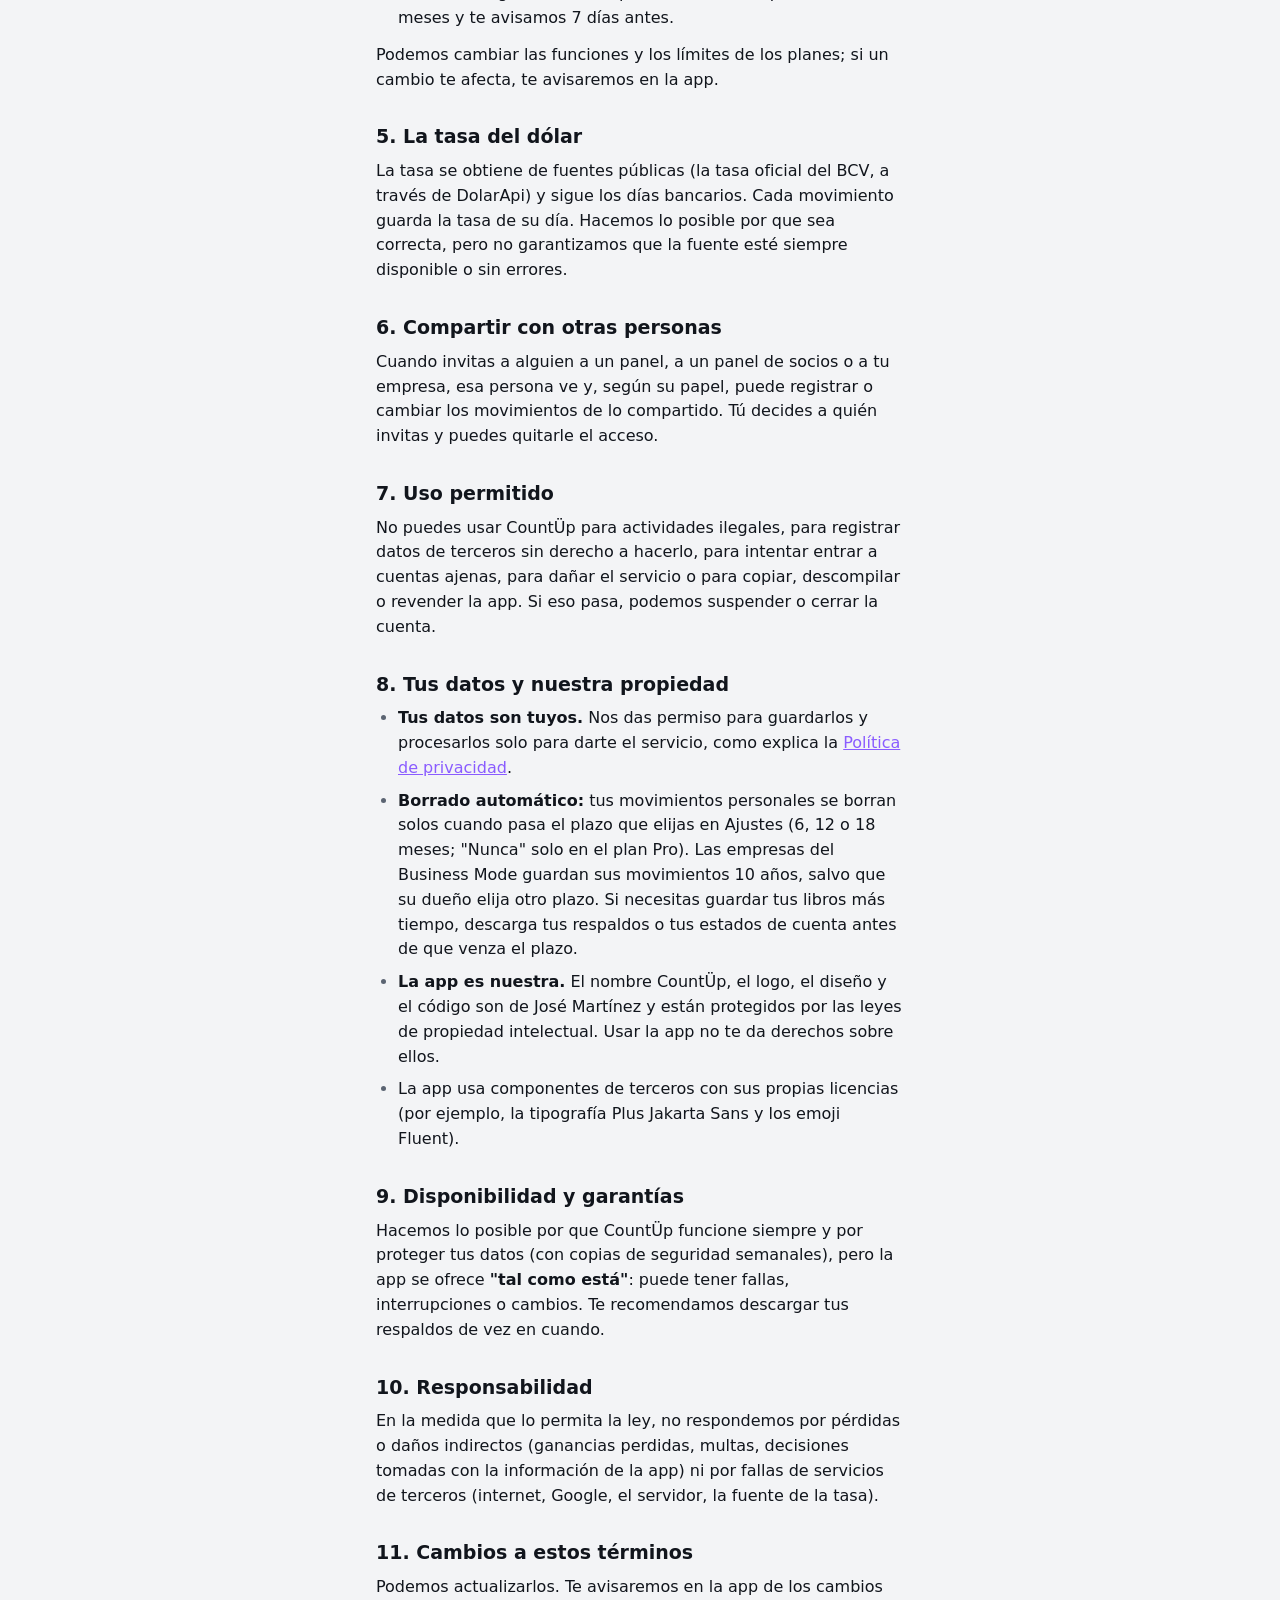
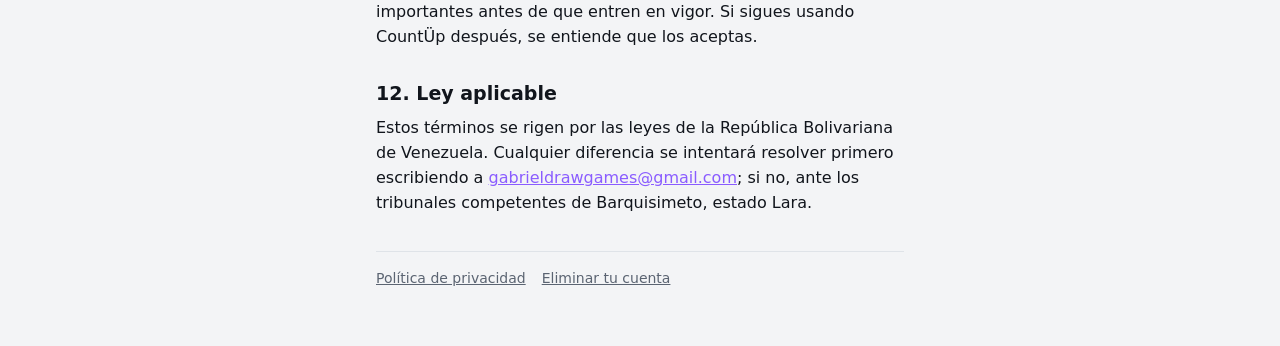
<file: terminos/index.html>
<!doctype html>
<html lang="es">
<head>
<meta charset="utf-8">
<meta name="viewport" content="width=device-width, initial-scale=1">
<title>Términos y condiciones · CountÜp</title>
<meta name="description" content="Términos y condiciones de uso de CountÜp.">
<meta name="theme-color" content="#0b0d11">
<link rel="icon" type="image/png" href="../descargar/favicon.png">
<link rel="stylesheet" href="../sitio.css">
<style>:root { --action: #8a5cff; --focus: #8a5cff; } @media (prefers-color-scheme: dark) { :root { --action: #b9a4ff; --focus: #b9a4ff; } }</style>
</head>
<body>
<main class="doc">
  <img class="app-icon" src="../descargar/icono.png" width="56" height="56" alt="" style="border-radius:0;box-shadow:none">
  <h1>Términos y condiciones</h1>
  <p class="updated">Última actualización: 20 de noviembre de 2026</p>

  <h2>1. Quiénes somos</h2>
  <p>CountÜp es una aplicación de <b>José Martínez</b>, con domicilio en Barquisimeto, estado Lara, Venezuela (en adelante, "nosotros"). Cuando se constituya la empresa que la tendrá a su nombre, ella será la titular y estos términos se actualizarán. Contacto: <a href="mailto:gabrieldrawgames@gmail.com">gabrieldrawgames@gmail.com</a>.</p>
  <p>Al crear una cuenta o usar CountÜp aceptas estos términos y la <a href="../privacidad/">Política de privacidad</a>.</p>

  <h2>2. Qué es CountÜp</h2>
  <p>Una herramienta para registrar ingresos y egresos en bolívares y divisas, con la tasa oficial del día, compartir cuentas con otras personas y llevar las cuentas de un negocio (Business Mode). Funciona en el navegador (en la computadora, la tablet o el teléfono) y en la app para Android de Google Play.</p>
  <p><b>CountÜp no es asesoría contable, fiscal, legal ni financiera.</b> Los reportes y cálculos son una ayuda; las decisiones y las declaraciones ante el SENIAT u otros organismos son tu responsabilidad. Si lo necesitas, consulta con un contador.</p>

  <h2>3. Tu cuenta</h2>
  <ul>
    <li>Debes dar un correo válido y datos reales (nombre y fecha de nacimiento), y cuidar tu contraseña. Lo que se haga con tu cuenta es tu responsabilidad.</li>
    <li>Debes ser mayor de 18 años. Si eres menor, no puedes crear una cuenta.</li>
    <li>Las cuentas de <b>colaborador</b> (empleados que registran los cierres de ventas de un negocio) no llevan correo: el empleado crea un usuario y una clave, y también debe ser mayor de 18 años. Quien lo agrega a su negocio decide qué puede hacer y puede quitarle el acceso.</li>
    <li>Tu @usuario no puede hacerse pasar por otra persona o empresa, ni ser ofensivo. Si lo es, podemos pedirte que lo cambies.</li>
    <li>Puedes eliminar tu cuenta cuando quieras desde Ajustes → Eliminar mi cuenta (ver <a href="../eliminar-cuenta/">Eliminar tu cuenta</a>).</li>
  </ul>

  <h2>4. Planes</h2>
  <p>CountÜp tiene planes Gratis, Básico y Pro que duran 30 días, con distintos límites y funciones (lo que incluye cada uno está en Ajustes → Mi plan). <b>La app no cobra ni procesa pagos.</b></p>
  <ul>
    <li>En el plan Gratis puedes registrar hasta <b>50 movimientos en total</b>, y los que borres también cuentan. Al llegar al tope sigues viendo y descargando todo lo tuyo, pero no puedes registrar más hasta cambiar de plan.</li>
    <li>Si un plan vence y no se renueva, la cuenta vuelve a Gratis. <b>No se pierde lo que tenías por vencerse el plan:</b> lo que el plan Gratis no incluye (paneles de más, personas con quien compartes, el Business Mode) queda en pausa y vuelve solo cuando renuevas. El borrado automático (punto 8) sigue igual; si habías elegido "Nunca", que es solo de Pro, pasa a 18 meses y te avisamos 7 días antes.</li>
  </ul>
  <p>Podemos cambiar las funciones y los límites de los planes; si un cambio te afecta, te avisaremos en la app.</p>

  <h2>5. La tasa del dólar</h2>
  <p>La tasa se obtiene de fuentes públicas (la tasa oficial del BCV, a través de DolarApi) y sigue los días bancarios. Cada movimiento guarda la tasa de su día. Hacemos lo posible por que sea correcta, pero no garantizamos que la fuente esté siempre disponible o sin errores.</p>

  <h2>6. Compartir con otras personas</h2>
  <p>Cuando invitas a alguien a un panel, a un panel de socios o a tu empresa, esa persona ve y, según su papel, puede registrar o cambiar los movimientos de lo compartido. Tú decides a quién invitas y puedes quitarle el acceso.</p>

  <h2>7. Uso permitido</h2>
  <p>No puedes usar CountÜp para actividades ilegales, para registrar datos de terceros sin derecho a hacerlo, para intentar entrar a cuentas ajenas, para dañar el servicio o para copiar, descompilar o revender la app. Si eso pasa, podemos suspender o cerrar la cuenta.</p>

  <h2>8. Tus datos y nuestra propiedad</h2>
  <ul>
    <li><b>Tus datos son tuyos.</b> Nos das permiso para guardarlos y procesarlos solo para darte el servicio, como explica la <a href="../privacidad/">Política de privacidad</a>.</li>
    <li><b>Borrado automático:</b> tus movimientos personales se borran solos cuando pasa el plazo que elijas en Ajustes (6, 12 o 18 meses; "Nunca" solo en el plan Pro). Las empresas del Business Mode guardan sus movimientos 10 años, salvo que su dueño elija otro plazo. Si necesitas guardar tus libros más tiempo, descarga tus respaldos o tus estados de cuenta antes de que venza el plazo.</li>
    <li><b>La app es nuestra.</b> El nombre CountÜp, el logo, el diseño y el código son de José Martínez y están protegidos por las leyes de propiedad intelectual. Usar la app no te da derechos sobre ellos.</li>
    <li>La app usa componentes de terceros con sus propias licencias (por ejemplo, la tipografía Plus Jakarta Sans y los emoji Fluent).</li>
  </ul>

  <h2>9. Disponibilidad y garantías</h2>
  <p>Hacemos lo posible por que CountÜp funcione siempre y por proteger tus datos (con copias de seguridad semanales), pero la app se ofrece <b>"tal como está"</b>: puede tener fallas, interrupciones o cambios. Te recomendamos descargar tus respaldos de vez en cuando.</p>

  <h2>10. Responsabilidad</h2>
  <p>En la medida que lo permita la ley, no respondemos por pérdidas o daños indirectos (ganancias perdidas, multas, decisiones tomadas con la información de la app) ni por fallas de servicios de terceros (internet, Google, el servidor, la fuente de la tasa).</p>

  <h2>11. Cambios a estos términos</h2>
  <p>Podemos actualizarlos. Te avisaremos en la app de los cambios importantes antes de que entren en vigor. Si sigues usando CountÜp después, se entiende que los aceptas.</p>

  <h2>12. Ley aplicable</h2>
  <p>Estos términos se rigen por las leyes de la República Bolivariana de Venezuela. Cualquier diferencia se intentará resolver primero escribiendo a <a href="mailto:gabrieldrawgames@gmail.com">gabrieldrawgames@gmail.com</a>; si no, ante los tribunales competentes de Barquisimeto, estado Lara.</p>

  <nav class="legal-nav" aria-label="Documentos legales">
    <a href="../privacidad/">Política de privacidad</a>
    <a href="../eliminar-cuenta/">Eliminar tu cuenta</a>
  </nav>
</main>
</body>
</html>
</file>
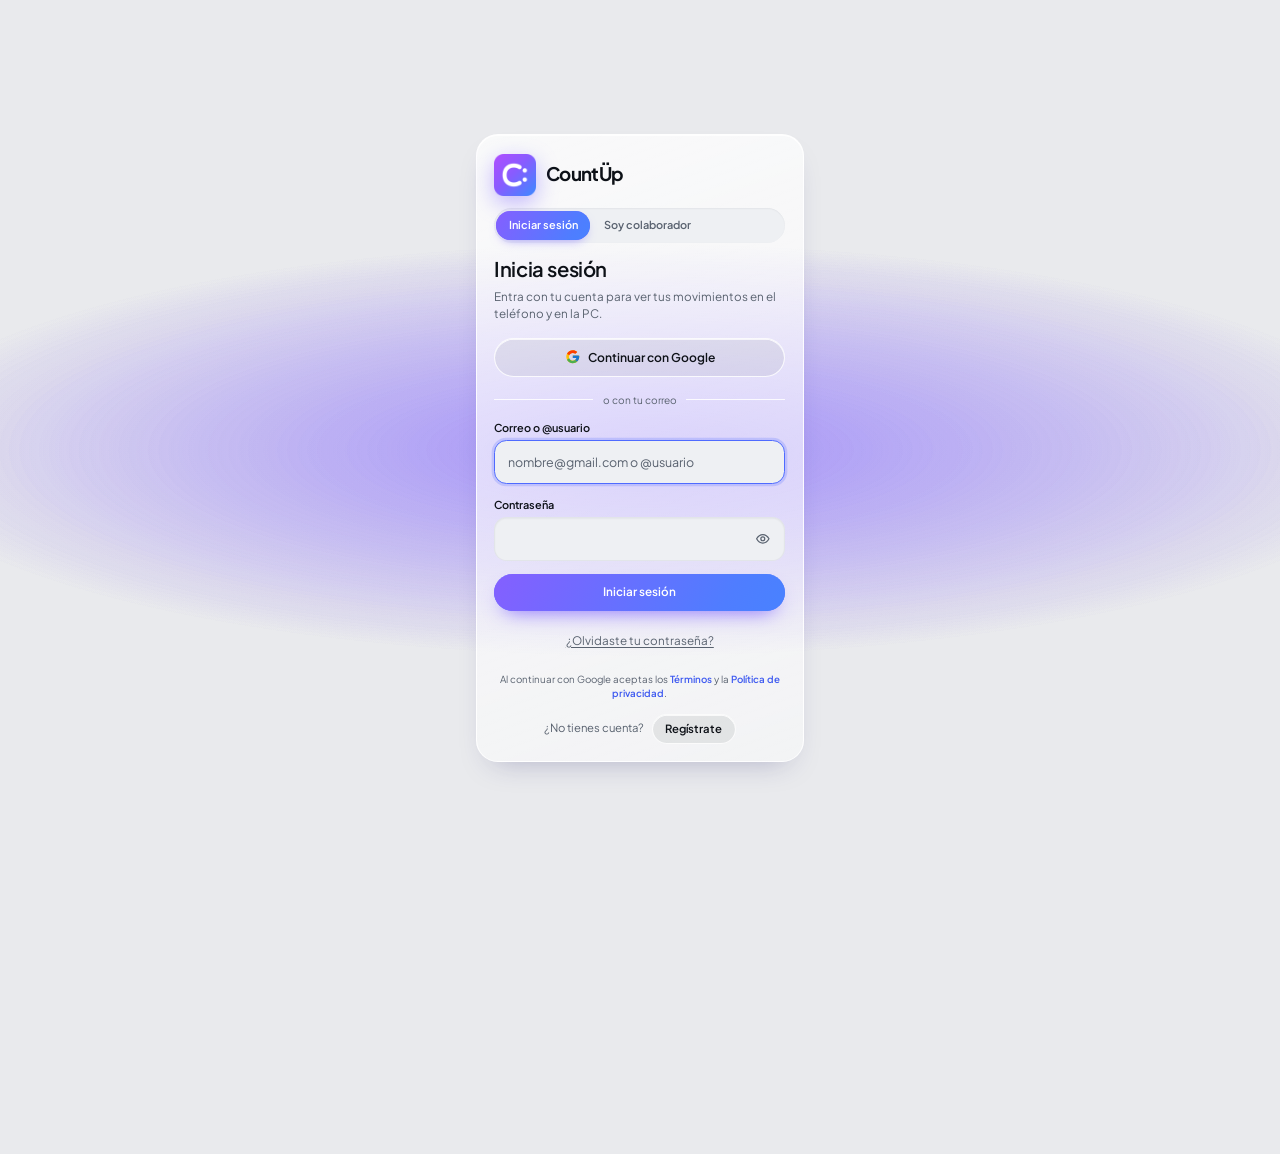
<file: pc/app/index.html>
<!doctype html>
<html lang="es"><head><meta charset="utf-8"><meta name="robots" content="noindex">
<title>CountÜp</title>
<meta http-equiv="refresh" content="0; url=https://countup-app.github.io/app/">
<script>location.replace('https://countup-app.github.io/app/' + location.hash)</script>
</head><body style="background:#0b0d11"></body></html>
</file>
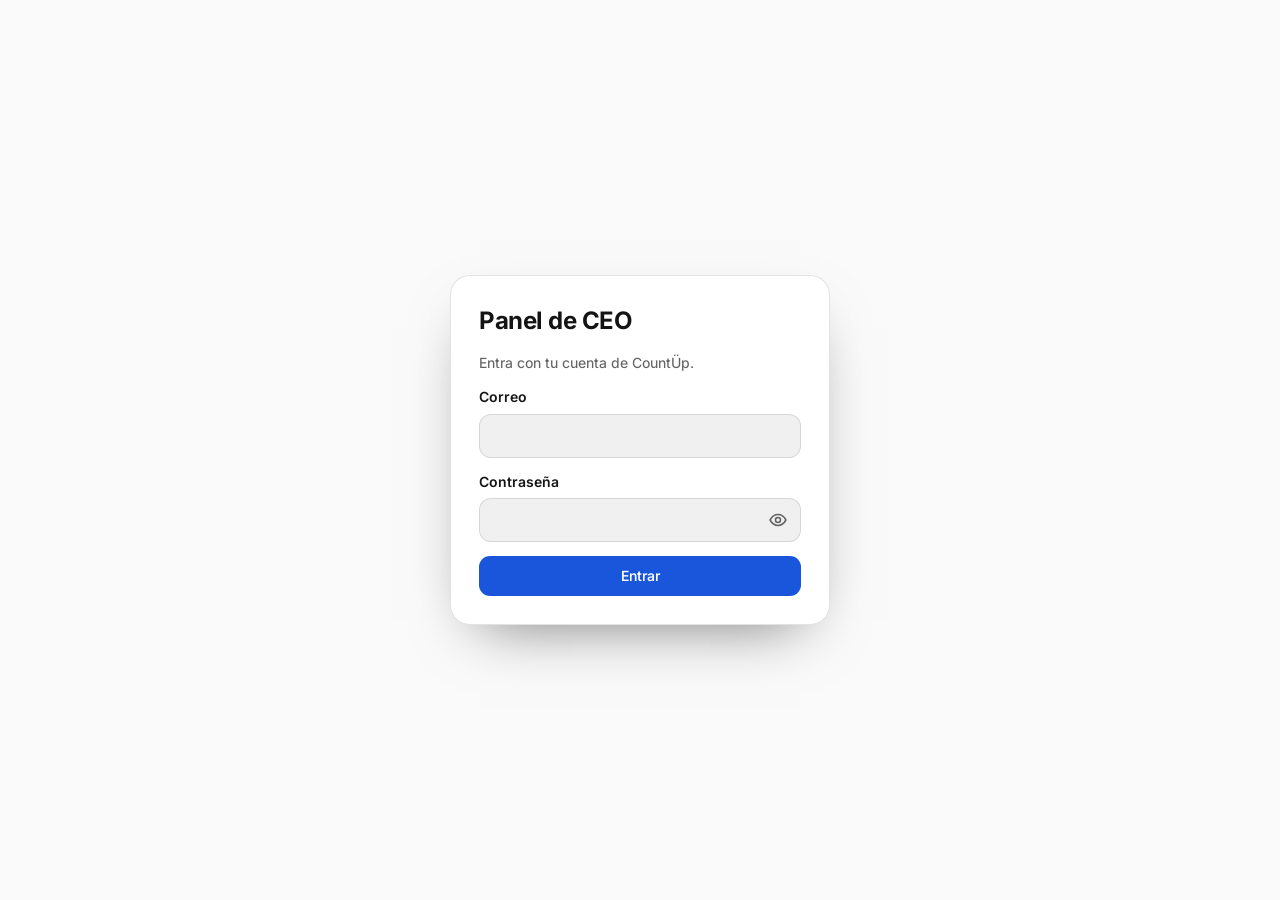
<file: app/ceo.html>
<!doctype html>
<html lang="es">
  <head>
    <meta charset="UTF-8" />
    <link rel="icon" type="image/png" href="./ceo-favicon.png" />
    <link rel="manifest" href="./ceo.webmanifest" />
    <link rel="apple-touch-icon" href="./ceo-apple-touch.png" />
    <meta name="theme-color" content="#111111" />
    <meta name="viewport" content="width=device-width, initial-scale=1.0" />
    <meta name="robots" content="noindex, nofollow" />
    <title>CountÜp · Panel de CEO</title>
    <script>
      // Las direcciones viejas del panel llevan a la de CountÜp.
      if (['contabol.github.io', 'gabrieldrawgames-jpg.github.io'].indexOf(location.hostname) !== -1) location.replace('https://countup-app.github.io/app/ceo.html')
      // CountÜp 2.0.54: lo guardado en este equipo pasa de "contabol:…" a "countup:…". Se copia una sola vez y lo viejo
      // no se borra (si una actualización fallara y la app volviera a la versión anterior, lo encuentra donde estaba).
      try {
        if (!localStorage.getItem('countup:copiado')) {
          var viejas = []
          for (var i = 0; i < localStorage.length; i++) { var k = localStorage.key(i); if (k && k.indexOf('contabol:') === 0) viejas.push(k) }
          viejas.forEach(function (k) { var n = 'countup:' + k.slice(9); if (localStorage.getItem(n) === null) localStorage.setItem(n, localStorage.getItem(k)) })
          localStorage.setItem('countup:copiado', '1')
        }
      } catch (e) {}
      try {
        // La apariencia elegida en el panel; si no hay, la de la app.
        var doc = JSON.parse(localStorage.getItem('countup:v1') || 'null')
        var theme = localStorage.getItem('countup:v2:ceo-tema') || (doc && doc.settings && doc.settings.theme) || 'system'
        if (theme === 'system') theme = matchMedia('(prefers-color-scheme: light)').matches ? 'light' : 'dark'
        document.documentElement.setAttribute('data-theme', theme)
      } catch (e) {}
    </script>
    <script type="module" crossorigin src="./assets/ceo-BqCrBSN0.js"></script>
    <link rel="modulepreload" crossorigin href="./assets/rolldown-runtime-B0Z9INg1.js">
    <link rel="modulepreload" crossorigin href="./assets/jsx-runtime-DpJIb57s.js">
    <link rel="modulepreload" crossorigin href="./assets/updater-rIBQ43Ek.js">
    <link rel="modulepreload" crossorigin href="./assets/tslib.es6-CHdXbnTP.js">
    <link rel="modulepreload" crossorigin href="./assets/cloud-6hekZm6A.js">
    <link rel="modulepreload" crossorigin href="./assets/novedades-DRBLfeWp.js">
    <link rel="stylesheet" crossorigin href="./assets/updater-B_VMY_PD.css">
    <link rel="stylesheet" crossorigin href="./assets/ceo-jk_7gkZ6.css">
  </head>
  <body>
    <div id="root"></div>
  </body>
</html>
</file>
<file: app/assets/updater-B_VMY_PD.css>
@font-face{font-family:Inter Variable;font-style:normal;font-display:swap;font-weight:100 900;src:url(./inter-cyrillic-ext-wght-normal-BOeWTOD4.woff2)format("woff2-variations");unicode-range:U+460-52F,U+1C80-1C8A,U+20B4,U+2DE0-2DFF,U+A640-A69F,U+FE2E-FE2F}@font-face{font-family:Inter Variable;font-style:normal;font-display:swap;font-weight:100 900;src:url(./inter-cyrillic-wght-normal-DqGufNeO.woff2)format("woff2-variations");unicode-range:U+301,U+400-45F,U+490-491,U+4B0-4B1,U+2116}@font-face{font-family:Inter Variable;font-style:normal;font-display:swap;font-weight:100 900;src:url(./inter-greek-ext-wght-normal-DlzME5K_.woff2)format("woff2-variations");unicode-range:U+1F??}@font-face{font-family:Inter Variable;font-style:normal;font-display:swap;font-weight:100 900;src:url(./inter-greek-wght-normal-CkhJZR-_.woff2)format("woff2-variations");unicode-range:U+370-377,U+37A-37F,U+384-38A,U+38C,U+38E-3A1,U+3A3-3FF}@font-face{font-family:Inter Variable;font-style:normal;font-display:swap;font-weight:100 900;src:url(./inter-vietnamese-wght-normal-CBcvBZtf.woff2)format("woff2-variations");unicode-range:U+102-103,U+110-111,U+128-129,U+168-169,U+1A0-1A1,U+1AF-1B0,U+300-301,U+303-304,U+308-309,U+323,U+329,U+1EA0-1EF9,U+20AB}@font-face{font-family:Inter Variable;font-style:normal;font-display:swap;font-weight:100 900;src:url(./inter-latin-ext-wght-normal-DO1Apj_S.woff2)format("woff2-variations");unicode-range:U+100-2BA,U+2BD-2C5,U+2C7-2CC,U+2CE-2D7,U+2DD-2FF,U+304,U+308,U+329,U+1D00-1DBF,U+1E00-1E9F,U+1EF2-1EFF,U+2020,U+20A0-20AB,U+20AD-20C0,U+2113,U+2C60-2C7F,U+A720-A7FF}@font-face{font-family:Inter Variable;font-style:normal;font-display:swap;font-weight:100 900;src:url(./inter-latin-wght-normal-Dx4kXJAl.woff2)format("woff2-variations");unicode-range:U+??,U+131,U+152-153,U+2BB-2BC,U+2C6,U+2DA,U+2DC,U+304,U+308,U+329,U+2000-206F,U+20AC,U+2122,U+2191,U+2193,U+2212,U+2215,U+FEFF,U+FFFD}
</file>
<file: app/assets/main-Bpufe4OD.css>
@font-face{font-family:Sora;font-style:normal;font-display:swap;font-weight:500;src:url(./sora-latin-ext-500-normal-B5KKQIFO.woff2)format("woff2"),url(./sora-latin-ext-500-normal-DwxUJRqY.woff)format("woff");unicode-range:U+100-2BA,U+2BD-2C5,U+2C7-2CC,U+2CE-2D7,U+2DD-2FF,U+304,U+308,U+329,U+1D00-1DBF,U+1E00-1E9F,U+1EF2-1EFF,U+2020,U+20A0-20AB,U+20AD-20C0,U+2113,U+2C60-2C7F,U+A720-A7FF}@font-face{font-family:Sora;font-style:normal;font-display:swap;font-weight:500;src:url(./sora-latin-500-normal-01eiPEn0.woff2)format("woff2"),url(./sora-latin-500-normal-w58xtEt9.woff)format("woff");unicode-range:U+??,U+131,U+152-153,U+2BB-2BC,U+2C6,U+2DA,U+2DC,U+304,U+308,U+329,U+2000-206F,U+20AC,U+2122,U+2191,U+2193,U+2212,U+2215,U+FEFF,U+FFFD}@font-face{font-family:Sora;font-style:normal;font-display:swap;font-weight:600;src:url(./sora-latin-ext-600-normal-Cue1zdhl.woff2)format("woff2"),url(./sora-latin-ext-600-normal-DLOJK0Ta.woff)format("woff");unicode-range:U+100-2BA,U+2BD-2C5,U+2C7-2CC,U+2CE-2D7,U+2DD-2FF,U+304,U+308,U+329,U+1D00-1DBF,U+1E00-1E9F,U+1EF2-1EFF,U+2020,U+20A0-20AB,U+20AD-20C0,U+2113,U+2C60-2C7F,U+A720-A7FF}@font-face{font-family:Sora;font-style:normal;font-display:swap;font-weight:600;src:url(./sora-latin-600-normal-Cdg4DaK0.woff2)format("woff2"),url(./sora-latin-600-normal-1_7fyUAY.woff)format("woff");unicode-range:U+??,U+131,U+152-153,U+2BB-2BC,U+2C6,U+2DA,U+2DC,U+304,U+308,U+329,U+2000-206F,U+20AC,U+2122,U+2191,U+2193,U+2212,U+2215,U+FEFF,U+FFFD}:root,[data-theme=dark]{--lightningcss-light: ;--lightningcss-dark:initial;color-scheme:dark;--canvas:#0b0d11;--surface-100:#14171d;--surface-200:#1a1e26;--surface-300:#232833;--line:#2a303b;--line-soft:#1f242d;--card-edge:#262b35;--ink:#f3f5f8;--ink-muted:#9aa3b1;--ink-subtle:#646d7b;--action:#f3f5f8;--action-strong:#d5dae2;--action-ink:#0b0d11;--positive:#52cf99;--positive-soft:#13291f;--negative:#f07482;--negative-soft:#2d1b20;--accent:#e2bd6b;--accent-soft:#29231a;--accent-ink:#1f1606;--caution:#f2a65e;--info:#86b3ff;--focus-ring:#86b3ff;--add:#6c5ce7;--add-ink:#fff;--dollar-figure:#f3f5f8;--dollar-figure-muted:#9aa3b1;--nav-active:#52cf99;--cat-1:#8fa6ff;--cat-2:#d494cf;--cat-3:#e39a74;--cat-4:#a3acb9;--col-desc:#6b95ff;--col-ves:#bd7bff;--col-in:#2ee88f;--col-out:#ff5a74;--col-total:#ffc83d;--shadow-card:none;--shadow-raised:0 1px 2px #00000059;--shadow-sheet:0 -6px 20px #00000080;--neon-text:0 0 14px color-mix(in srgb, currentColor 42%, transparent), 0 0 3px color-mix(in srgb, currentColor 30%, transparent);--neon-rule:0 0 12px 0 currentColor, 0 0 2px 0 currentColor}[data-theme=light]{--lightningcss-light:initial;--lightningcss-dark: ;color-scheme:light;--canvas:#f3f4f6;--surface-100:#fff;--surface-200:#fff;--surface-300:#eceef2;--line:#e1e4e9;--line-soft:#eceef1;--card-edge:#fff0;--ink:#0d1117;--ink-muted:#59626f;--ink-subtle:#8a929e;--action:#0d1117;--action-strong:#2a303b;--action-ink:#fff;--positive:#0a7a4b;--positive-soft:#e7f4ed;--negative:#b3263c;--negative-soft:#fbe9ec;--accent:#8a6414;--accent-soft:#f8f0dc;--accent-ink:#fff;--caution:#9a4a0b;--info:#2c63d4;--focus-ring:#2c63d4;--add:#5b46d6;--add-ink:#fff;--dollar-figure:#b07f00;--dollar-figure-muted:#8a6414;--nav-active:#0a7a4b;--cat-1:#3552c8;--cat-2:#8f3a88;--cat-3:#9c4424;--cat-4:#59626f;--col-desc:#1f3d99;--col-ves:#7036c2;--col-in:#0b7d47;--col-out:#c42a47;--col-total:#946a00;--shadow-card:0 1px 2px #0d11170f, 0 2px 6px #0d11170a;--shadow-raised:0 1px 2px #0d11170f, 0 6px 16px #0d111712;--shadow-sheet:0 -6px 20px #0d11171f;--neon-text:0 1px 1.5px #0d111729;--neon-rule:0 1px 2px #0d11172e}:root{--space-1:4px;--space-2:8px;--space-3:12px;--space-4:16px;--space-5:20px;--space-6:28px;--space-8:40px;--radius-sm:8px;--radius-md:12px;--radius-lg:16px;--radius-xl:22px;--radius-pill:999px;--font-sans:"Inter", system-ui, -apple-system, Segoe UI, Roboto, sans-serif;--font-display:"Sora", "Inter", system-ui, sans-serif}.cb-hero,.cb-rstrip,.cb-sheet,.cb-stats,.cb-tgroup,.cb-empty,.cb-chart,.cb-cat,.cb-seg,.cb-field,.cb-tabbar,.cb-rate,.cb-badge,.cb-btn,.cb-trend,.cb-rstatus,.cb-iconbtn,.cb-link{font-family:var(--font-sans);box-sizing:border-box;-webkit-font-smoothing:antialiased;font-variant-numeric:tabular-nums}.cb-hero *,.cb-rstrip *,.cb-sheet *,.cb-stats *,.cb-tgroup *,.cb-empty *,.cb-chart *,.cb-cat *,.cb-field *,.cb-tabbar *{box-sizing:border-box}.cb-hero p,.cb-sheet p,.cb-sheet h2,.cb-empty h2,.cb-empty p,.cb-tgroup h3,.cb-chart p,.cb-field p{margin:0}::selection{background:color-mix(in srgb, var(--info) 34%, transparent);color:inherit}.cb-sr{clip:rect(0 0 0 0);white-space:nowrap;border:0;width:1px;height:1px;margin:-1px;padding:0;overflow:hidden;position:absolute!important}.cb-icon{flex:none;display:block}.cb-emoji{object-fit:contain;-webkit-user-select:none;user-select:none;-webkit-user-drag:none;pointer-events:none}.cb-row__icon .cb-emoji,.cb-cat__icon .cb-emoji{width:28px;height:28px}.cb-chip .cb-emoji{width:20px;height:20px}.cb-row:focus-visible,.cb-rstrip:focus-visible,.cb-btn:focus-visible,.cb-seg__opt:focus-visible,.cb-tab:focus-visible,.cb-tabbar__add:focus-visible,.cb-iconbtn:focus-visible,.cb-link:focus-visible,.cb-rate:focus-visible,.cb-chart__month:focus-visible{outline:2px solid var(--focus-ring);outline-offset:2px}@keyframes cb-spin{to{transform:rotate(360deg)}}@keyframes cb-live{0%{opacity:.55;transform:scale(1)}70%,to{opacity:0;transform:scale(2.6)}}.cb-spin{animation:1s linear infinite cb-spin}.cb-trend{border-radius:var(--radius-pill);white-space:nowrap;align-self:flex-start;align-items:center;gap:3px;padding:3px 8px 3px 6px;font-size:12px;font-weight:600;line-height:16px;display:inline-flex}.cb-trend--good{color:var(--positive);background:var(--positive-soft)}.cb-trend--bad{color:var(--negative);background:var(--negative-soft)}.cb-trend__vs{font-weight:500}.cb-spark{overflow:visible}.cb-spark__line{stroke-width:2px;stroke-linecap:round;stroke-linejoin:round;vector-effect:non-scaling-stroke}.cb-spark__stop-a{stop-opacity:.18}.cb-spark__stop-b{stop-opacity:0}.cb-spark__dot{stroke:var(--surface-100);stroke-width:2px}.cb-spark--ink .cb-spark__line{stroke:var(--ink-muted)}.cb-spark--ink stop,.cb-spark--ink .cb-spark__dot{stop-color:var(--ink-muted);fill:var(--ink)}.cb-spark--positive .cb-spark__line{stroke:var(--positive)}.cb-spark--positive stop,.cb-spark--positive .cb-spark__dot{stop-color:var(--positive);fill:var(--positive)}.cb-spark--negative .cb-spark__line{stroke:var(--negative)}.cb-spark--negative stop,.cb-spark--negative .cb-spark__dot{stop-color:var(--negative);fill:var(--negative)}.cb-spark--accent .cb-spark__line{stroke:var(--accent)}.cb-spark--accent stop,.cb-spark--accent .cb-spark__dot{stop-color:var(--accent);fill:var(--accent)}.cb-hero{min-width:0;padding:var(--space-5);border-radius:var(--radius-xl);background:var(--surface-100);border:1px solid var(--card-edge);box-shadow:var(--shadow-raised);color:var(--ink);flex-direction:column;display:flex}.cb-hero__label{color:var(--ink-muted);font-size:15px;font-weight:500;line-height:20px}.cb-hero__amount{margin-top:var(--space-2);font-family:var(--font-display);letter-spacing:-.03em;color:var(--dollar-figure);flex-wrap:nowrap;align-items:flex-start;min-width:0;font-weight:600;display:flex}.cb-hero__amount--l{font-size:52px;line-height:56px}.cb-hero__amount--m{font-size:40px;line-height:46px}.cb-hero__amount--s{font-size:32px;line-height:38px}.cb-hero__sign{margin-right:2px}.cb-hero__cur{color:var(--dollar-figure-muted);letter-spacing:0;margin-right:3px;font-size:.5em;font-weight:500;line-height:1.6}.cb-hero__cents{color:var(--dollar-figure-muted);letter-spacing:-.01em;align-self:flex-end;font-size:.5em;font-weight:500;line-height:2.05}.cb-hero--negative .cb-hero__sign,.cb-hero--negative .cb-hero__int{color:var(--negative)}.cb-hero__meta{align-items:center;gap:var(--space-2) var(--space-3);margin-top:var(--space-2);flex-wrap:wrap;display:flex}.cb-hero__sub{color:var(--ink-muted);font-size:14px;line-height:20px}.cb-hero__message{margin-top:var(--space-3);color:var(--ink);flex-wrap:wrap;align-items:baseline;gap:4px 8px;font-size:14px;line-height:20px;display:flex}.cb-hero__chart{margin-top:var(--space-4)}.cb-hero__chart .cb-spark{width:100%;height:56px;display:block}.cb-hero__axis{color:var(--ink-muted);justify-content:space-between;margin-top:6px;font-size:12px;line-height:16px;display:flex}.cb-hero--loading{gap:var(--space-3)}.cb-skel{border-radius:var(--radius-sm);background:var(--surface-300);display:block}.cb-skel--label{width:46%;height:14px}.cb-skel--amount{border-radius:var(--radius-md);width:62%;height:44px}.cb-skel--sub{width:38%;height:14px}.cb-skel--chart{width:100%;height:56px;margin-top:var(--space-2);border-radius:var(--radius-md);opacity:.6}.cb-rstatus{align-items:center;gap:6px;font-size:13px;font-weight:500;line-height:18px;display:inline-flex}.cb-rstatus--positive,.cb-rstatus--muted{color:var(--ink-muted)}.cb-rstatus--caution{color:var(--caution)}.cb-rstatus--negative{color:var(--negative)}.cb-rstatus__dot{background:var(--positive);border-radius:50%;flex:none;width:8px;height:8px;position:relative}.cb-rstatus__dot:after{content:"";background:var(--positive);border-radius:50%;animation:2.4s cubic-bezier(.16,1,.3,1) infinite cb-live;position:absolute;inset:0}.cb-rstrip{width:100%;padding:var(--space-4);text-align:left;font:inherit;color:var(--ink);background:var(--surface-100);border:1px solid var(--card-edge);border-radius:var(--radius-lg);box-shadow:var(--shadow-card);cursor:pointer;gap:6px;transition:background-color .16s cubic-bezier(.16,1,.3,1);display:grid}.cb-rstrip:hover{background:color-mix(in srgb, var(--surface-300) 45%, var(--surface-100))}.cb-rstrip--stale{box-shadow:var(--shadow-card), inset 0 0 0 1px var(--caution)}.cb-rstrip--error{box-shadow:var(--shadow-card), inset 0 0 0 1px var(--negative)}.cb-rstrip__top,.cb-rstrip__foot{justify-content:space-between;align-items:baseline;gap:2px var(--space-3);flex-wrap:wrap;font-size:14px;line-height:20px;display:flex}.cb-rstrip__label{color:var(--ink-muted);font-weight:500}.cb-rstrip__date{color:var(--ink-muted);font-size:13px;line-height:18px}.cb-rstrip__main{align-items:center;gap:var(--space-3);min-width:0;display:flex}.cb-rstrip__rate{flex-wrap:wrap;flex:1;align-items:baseline;gap:0 6px;min-width:0;display:flex}.cb-rstrip__cur{color:var(--ink-muted);font-size:15px;font-weight:500}.cb-rstrip__num{font-family:var(--font-display);letter-spacing:-.02em;color:var(--accent);font-size:28px;font-weight:600;line-height:34px}.cb-rstrip__per{color:var(--ink-muted);white-space:nowrap;font-size:14px}.cb-rstrip__change{color:var(--ink-muted);font-size:13px;line-height:18px}.cb-rstrip__chev{color:var(--ink-subtle)}.cb-rate{align-items:center;gap:var(--space-2);border-radius:var(--radius-pill);background:var(--accent-soft);min-height:36px;font:inherit;color:var(--ink);cursor:pointer;border:0;padding:4px 12px 4px 4px;font-size:14px;display:inline-flex;position:relative}.cb-rate:before{content:"";position:absolute;inset:-4px 0}.cb-rate__tag{border-radius:var(--radius-pill);background:var(--accent);color:var(--accent-ink);letter-spacing:.04em;padding:4px 8px;font-size:11px;font-weight:700;line-height:14px}.cb-rate__value{font-family:var(--font-display);font-weight:600}.cb-rate .cb-rstatus{font-size:12px}.cb-sheet{gap:var(--space-3);padding:8px var(--space-5) var(--space-6);border-radius:var(--radius-xl) var(--radius-xl) 0 0;background:var(--surface-200);box-shadow:var(--shadow-sheet);color:var(--ink);display:grid}.cb-sheet__grip{background:var(--line);border-radius:2px;justify-self:center;width:36px;height:4px;margin-bottom:4px}.cb-sheet__head{justify-content:space-between;align-items:center;display:flex}.cb-sheet__title{font-family:var(--font-display);font-size:17px;font-weight:600;line-height:22px}.cb-sheet__rate{align-items:baseline;gap:8px;display:flex}.cb-sheet__cur{color:var(--ink-muted);font-size:17px;font-weight:500}.cb-sheet__num{font-family:var(--font-display);letter-spacing:-.02em;color:var(--accent);font-size:34px;font-weight:600;line-height:40px}.cb-sheet__per{color:var(--ink-muted);font-size:15px}.cb-sheet__meta{gap:var(--space-3);margin:var(--space-2) 0 0;padding:var(--space-3) 0;border-block:1px solid var(--line-soft);grid-template-columns:repeat(3,minmax(0,1fr));display:grid}.cb-sheet__meta dt{color:var(--ink-muted);font-size:12px;font-weight:500;line-height:16px}.cb-sheet__meta dd{color:var(--ink);overflow-wrap:anywhere;margin:2px 0 0;font-size:14px;line-height:20px}.cb-sheet__chart{margin:0}.cb-sheet__chart-head{margin-bottom:var(--space-2);color:var(--ink-muted);justify-content:space-between;font-size:14px;line-height:20px;display:flex}.cb-sheet__chart-change{color:var(--ink);font-weight:500}.cb-sheet__chart .cb-spark{width:100%;height:72px;display:block}.cb-sheet__axis{color:var(--ink-muted);justify-content:space-between;margin-top:6px;font-size:12px;display:flex}.cb-sheet__compare{color:var(--ink-muted);max-width:42ch;font-size:14px;line-height:21px}.cb-sheet__compare b{color:var(--ink);font-weight:600}.cb-sheet__edit{gap:var(--space-4);display:grid}.cb-sheet__actions{gap:var(--space-2);margin-top:var(--space-2);display:grid}.cb-field{gap:6px;display:grid}.cb-field__label{color:var(--ink);font-size:14px;font-weight:500;line-height:20px}.cb-field__box{align-items:center;gap:var(--space-2);min-height:56px;padding:0 var(--space-4);border:1px solid var(--line);border-radius:var(--radius-md);background:var(--surface-100);transition:border-color .16s;display:flex}.cb-field__input{width:100%;min-width:0;min-height:54px;font-family:var(--font-display);letter-spacing:-.01em;font-variant-numeric:tabular-nums;color:var(--ink);caret-color:var(--accent);background:0 0;border:0;outline:0;flex:1;align-self:stretch;padding:0;font-size:22px;font-weight:600}.cb-field__input::placeholder{color:var(--ink-muted)}.cb-field__affix{color:var(--ink-muted);white-space:nowrap;font-size:15px}.cb-field__msg{color:var(--ink-muted);align-items:flex-start;gap:6px;font-size:13px;line-height:18px;display:flex}.cb-field__msg .cb-icon{margin-top:1px}.cb-field--warning .cb-field__box{border-color:var(--caution)}.cb-field--warning .cb-field__msg{color:var(--caution)}.cb-field--error .cb-field__box{border-color:var(--negative)}.cb-field--error .cb-field__msg{color:var(--negative)}.cb-stats{background:var(--surface-100);border:1px solid var(--card-edge);border-radius:var(--radius-lg);box-shadow:var(--shadow-card);grid-template-columns:repeat(2,minmax(0,1fr));display:grid}.cb-stat{min-width:0;padding:var(--space-4);flex-direction:column;gap:4px;display:flex}.cb-stat+.cb-stat{border-left:1px solid var(--line-soft)}.cb-stat__label{color:var(--ink-muted);align-items:center;gap:6px;font-size:14px;font-weight:500;line-height:20px;display:flex}.cb-stat__key{background:var(--ink-subtle);border-radius:50%;flex:none;width:8px;height:8px}.cb-stat--positive .cb-stat__key{background:var(--positive)}.cb-stat--negative .cb-stat__key{background:var(--negative)}.cb-stat__amount{font-family:var(--font-display);letter-spacing:-.015em;color:var(--ink);overflow-wrap:anywhere;font-size:24px;font-weight:600;line-height:30px}.cb-stat__sub{color:var(--ink-muted);overflow-wrap:anywhere;font-size:13px;line-height:18px}.cb-stat .cb-trend{margin-top:6px}.cb-tgroup{container-type:inline-size}.cb-tgroup__label{justify-content:space-between;align-items:baseline;gap:var(--space-2);color:var(--ink-muted);font-size:14px;font-weight:500;line-height:20px;display:flex}.cb-tgroup__total{font-size:13px}.cb-tgroup__list{margin:0;padding:0;list-style:none}.cb-row-item+.cb-row-item{border-top:1px solid var(--line-soft)}.cb-row{align-items:center;gap:var(--space-3);width:100%;min-height:68px;padding:var(--space-3) 0;text-align:left;font:inherit;color:var(--ink);cursor:pointer;border-radius:var(--radius-md);background:0 0;border:0;grid-template-columns:44px minmax(0,1fr) auto;transition:background-color .16s;display:grid}.cb-row:hover{background:color-mix(in srgb, var(--surface-300) 40%, transparent)}.cb-row{-webkit-user-select:none;user-select:none;-webkit-touch-callout:none;touch-action:manipulation}.cb-row--selectable{padding-inline:8px}.cb-row--selected,.cb-row--selected:hover{background:color-mix(in srgb, var(--info) 16%, transparent)}.cb-row__check{border:2px solid var(--ink-muted);border-radius:50%;place-items:center;width:24px;height:24px;transition:background-color .12s,border-color .12s;display:grid}.cb-row--selected .cb-row__check{background:var(--info);border-color:var(--info);color:var(--canvas)}.cb-selbar{z-index:35;width:100%;max-width:480px;padding:calc(8px + env(safe-area-inset-top,0px)) 8px 8px;background:var(--surface-200);border-bottom:1px solid var(--line);box-shadow:var(--shadow-raised);font-family:var(--font-sans);box-sizing:border-box;align-items:center;gap:4px;animation:.18s cubic-bezier(.16,1,.3,1) cb-selbar-in;display:flex;position:fixed;top:0;left:50%;transform:translate(-50%)}@keyframes cb-selbar-in{0%{transform:translate(-50%,-100%)}to{transform:translate(-50%)}}.cb-selbar__count{min-width:0;font:600 17px/22px var(--font-display);color:var(--ink);flex:1}.cb-selbar__all{border-radius:var(--radius-pill);min-height:44px;font:600 14px/1 var(--font-sans);color:var(--ink);cursor:pointer;background:0 0;border:0;padding:0 14px}.cb-selbar__all:hover{background:var(--surface-300)}.cb-selbar__all:focus-visible{outline:2px solid var(--focus-ring);outline-offset:2px}.cb-selbar__trash{color:var(--negative)}.cb-selbar__trash:hover{color:var(--negative);background:var(--negative-soft)}.cb-selbar__trash:disabled{opacity:.4;cursor:not-allowed}.cb-row__icon{border-radius:var(--radius-md);background:var(--surface-300);width:44px;height:44px;color:var(--ink);font-family:var(--font-display);place-items:center;font-size:16px;font-weight:600;display:grid;position:relative}.cb-row__sign{border:2px solid var(--canvas);border-radius:50%;place-items:center;width:18px;height:18px;display:grid;position:absolute;bottom:-3px;right:-3px}.cb-row--ingreso .cb-row__sign{background:var(--positive);color:var(--canvas)}.cb-row--egreso .cb-row__sign{background:var(--negative);color:var(--canvas)}.cb-row__body{flex-direction:column;gap:2px;min-width:0;display:flex}.cb-row__title{color:var(--ink);-webkit-line-clamp:2;overflow-wrap:anywhere;-webkit-box-orient:vertical;font-size:16px;font-weight:500;line-height:22px;display:-webkit-box;overflow:hidden}.cb-row__meta{color:var(--ink-muted);flex-wrap:wrap;gap:0 6px;font-size:13px;line-height:18px;display:flex}.cb-row__sep{color:var(--ink-subtle)}.cb-row__amounts{white-space:nowrap;flex-direction:column;align-items:flex-end;gap:2px;display:flex}.cb-row__ves{font-family:var(--font-display);font-size:16px;font-weight:600;line-height:22px}.cb-row__usd{color:var(--ink-muted);font-size:13px;line-height:18px}@container (width<=340px){.cb-row{grid-template-columns:44px minmax(0,1fr);align-items:start}.cb-row__amounts{align-items:baseline;gap:var(--space-2);flex-direction:row;grid-column:2}}.cb-empty{justify-items:start;gap:var(--space-2);padding:var(--space-6) var(--space-5);border-radius:var(--radius-xl);background:var(--surface-100);border:1px solid var(--card-edge);box-shadow:var(--shadow-card);color:var(--ink);display:grid}.cb-empty__icon{background:var(--surface-300);width:48px;height:48px;color:var(--ink);margin-bottom:var(--space-2);border-radius:50%;place-items:center;display:grid}.cb-empty__title{font-family:var(--font-display);letter-spacing:-.01em;text-wrap:balance;font-size:20px;font-weight:600;line-height:26px}.cb-empty__body{color:var(--ink-muted);max-width:34ch;font-size:15px;line-height:22px}.cb-empty__action{margin-top:var(--space-3);width:100%}.cb-seg{border-radius:var(--radius-pill);background:var(--surface-300);gap:2px;padding:3px;display:inline-flex}.cb-seg__opt{border-radius:var(--radius-pill);min-height:38px;color:var(--ink-muted);font:600 14px/1 var(--font-sans);cursor:pointer;background:0 0;border:0;padding:0 16px;transition:background-color .16s,color .16s;position:relative}.cb-seg__opt:before{content:"";position:absolute;inset:-3px 0}.cb-seg__opt:hover{color:var(--ink)}.cb-seg__opt--on{background:var(--surface-100);color:var(--ink);box-shadow:0 1px 2px #00000029}.cb-seg__opt--positive,.cb-seg__opt--positive:hover{background:var(--positive);color:var(--canvas)}.cb-seg__opt--negative,.cb-seg__opt--negative:hover{background:var(--negative);color:var(--canvas)}.cb-chart{padding:var(--space-4);border-radius:var(--radius-lg);background:var(--surface-100);border:1px solid var(--card-edge);box-shadow:var(--shadow-card);margin:0}.cb-chart__head{flex-direction:column;gap:2px;display:flex}.cb-chart__title{font-family:var(--font-display);color:var(--ink);font-size:17px;font-weight:600;line-height:22px}.cb-chart__unit{color:var(--ink-muted);font-size:13px;line-height:18px}.cb-chart__legend{gap:var(--space-4);margin:var(--space-3) 0 var(--space-2);display:flex}.cb-chart__key{color:var(--ink-muted);align-items:center;gap:6px;font-size:13px;display:inline-flex}.cb-chart__key:before{content:"";border-radius:3px;width:10px;height:10px}.cb-chart__key--in:before{background:var(--positive)}.cb-chart__key--out:before{background:var(--negative)}.cb-chart__svg{width:100%;height:auto;display:block;overflow:visible}.cb-chart__base{stroke:var(--line);stroke-width:1px}.cb-chart__bar--in{fill:var(--positive)}.cb-chart__bar--out{fill:var(--negative)}.cb-chart__bar--dim{opacity:.42}.cb-chart__val{font-family:var(--font-sans);fill:var(--ink);font-variant-numeric:tabular-nums;font-size:12px;font-weight:600}.cb-chart__months{gap:2px;margin-top:6px;display:flex}.cb-chart__month{border-radius:var(--radius-md);min-width:0;min-height:44px;font:500 13px/1 var(--font-sans);color:var(--ink-muted);cursor:pointer;background:0 0;border:0;flex:1}.cb-chart__month:hover{color:var(--ink)}.cb-chart__month--on{background:var(--surface-300);color:var(--ink);font-weight:600}.cb-chart__readout{gap:4px var(--space-4);margin-top:var(--space-3);padding-top:var(--space-3);border-top:1px solid var(--line-soft);color:var(--ink);flex-wrap:wrap;font-size:14px;line-height:20px;display:flex}.cb-chart__readout>:first-child{flex-basis:100%;font-weight:600}.cb-chart__readout-in,.cb-chart__readout-out{color:var(--ink-muted);align-items:center;gap:6px;display:inline-flex}.cb-chart__readout-in:before,.cb-chart__readout-out:before{content:"";border-radius:2px;width:8px;height:8px}.cb-chart__readout-in:before{background:var(--positive)}.cb-chart__readout-out:before{background:var(--negative)}.cb-cat{--cat:var(--cat-4);align-items:center;gap:var(--space-3);display:flex}.cb-cat--cat-1{--cat:var(--cat-1)}.cb-cat--cat-2{--cat:var(--cat-2)}.cb-cat--cat-3{--cat:var(--cat-3)}.cb-cat--cat-4{--cat:var(--cat-4)}.cb-cat__icon{border-radius:var(--radius-md);background:color-mix(in srgb, var(--cat) 14%, var(--surface-100));width:40px;height:40px;color:var(--cat);font-family:var(--font-display);flex:none;place-items:center;font-size:16px;font-weight:600;display:grid}.cb-cat__body{flex:1;min-width:0}.cb-cat__row{justify-content:space-between;align-items:baseline;gap:var(--space-2);display:flex}.cb-cat__label{color:var(--ink);overflow-wrap:anywhere;min-width:0;font-size:15px;font-weight:500;line-height:20px}.cb-cat__amount{font-family:var(--font-display);color:var(--ink);white-space:nowrap;font-size:15px;font-weight:600}.cb-cat__track{border-radius:var(--radius-pill);background:var(--surface-300);height:6px;margin:8px 0 6px;overflow:hidden}.cb-cat__fill{border-radius:var(--radius-pill);background:var(--cat);height:100%}.cb-cat__row--meta{color:var(--ink-muted);font-size:13px;line-height:18px}.cb-tabbar{padding:6px 4px calc(6px + env(safe-area-inset-bottom,0px));background:var(--surface-100);border-top:1px solid var(--line-soft);grid-auto-columns:minmax(0,1fr);grid-auto-flow:column;align-items:end;display:grid}.cb-tabbar--flat{align-items:center}.cb-tab,.cb-tabbar__add{border-radius:var(--radius-md);min-height:56px;font:500 12px/16px var(--font-sans);color:var(--ink-muted);cursor:pointer;background:0 0;border:0;flex-direction:column;justify-content:flex-end;align-items:center;gap:4px;padding:4px 2px;transition:color .14s,transform .12s;display:flex}.cb-tab:hover:not(.cb-tab--on){color:var(--ink)}.cb-tab .cb-icon{transition:transform .22s cubic-bezier(.16,1,.3,1)}.cb-tab:active .cb-icon{transform:scale(.9)}.cb-tab--on{color:var(--nav-active);font-weight:600}.cb-tab--on .cb-icon{animation:.36s cubic-bezier(.16,1,.3,1) cb-tab-grow;transform:scale(1.25)}@keyframes cb-tab-grow{0%{transform:scale(1)}55%{transform:scale(1.4)}to{transform:scale(1.25)}}.cb-tabbar__add{font-weight:600;position:relative}.cb-tabbar__add-disc{border:4px solid var(--surface-100);border-radius:50%;place-items:center;width:58px;height:58px;margin-top:-26px;transition:transform .14s,filter .14s;display:grid;box-shadow:0 6px 16px #00000047}.cb-tabbar__add:active .cb-tabbar__add-disc{transform:scale(.95)}.cb-tabbar__add--action .cb-tabbar__add-disc{background:var(--action);color:var(--action-ink)}.cb-tabbar__add--action:hover .cb-tabbar__add-disc{filter:brightness(1.06)}.cb-tabbar__add--add{color:var(--ink)}.cb-tabbar__add--add .cb-tabbar__add-disc{background:var(--add);color:var(--add-ink)}.cb-tabbar__add--add:hover .cb-tabbar__add-disc{filter:brightness(1.08)}.cb-badge{border-radius:var(--radius-pill);white-space:nowrap;align-items:center;gap:4px;padding:5px 10px 5px 8px;font-size:12px;font-weight:600;line-height:14px;display:inline-flex}.cb-badge--ingreso{background:var(--positive-soft);color:var(--positive)}.cb-badge--egreso{background:var(--negative-soft);color:var(--negative)}.cb-badge--neutral{background:var(--surface-300);color:var(--ink-muted);padding-left:10px}.cb-btn{justify-content:center;align-items:center;gap:var(--space-2);border-radius:var(--radius-pill);cursor:pointer;border:1px solid #0000;font-weight:600;line-height:1;transition:background-color .16s,border-color .16s,transform .12s;display:inline-flex;position:relative}.cb-btn:active{transform:scale(.98)}.cb-btn:disabled{opacity:.45;cursor:not-allowed;transform:none}.cb-btn--md{min-height:48px;padding:0 20px;font-size:15px}.cb-btn--sm{min-height:36px;padding:0 14px;font-size:14px}.cb-btn--sm:before{content:"";position:absolute;inset:-4px 0}.cb-btn--block{width:100%}.cb-btn--primary{background:var(--action);color:var(--action-ink);box-shadow:var(--shadow-raised)}.cb-btn--primary:hover:not(:disabled){background:var(--action-strong)}.cb-btn--secondary{background:var(--surface-300);color:var(--ink);border-color:var(--line)}.cb-btn--secondary:hover:not(:disabled){border-color:var(--ink-subtle)}.cb-btn--ghost{color:var(--ink);background:0 0}.cb-btn--ghost:hover:not(:disabled){background:var(--surface-300)}.cb-iconbtn{border-radius:var(--radius-pill);width:44px;height:44px;color:var(--ink-muted);cursor:pointer;background:0 0;border:0;place-items:center;display:grid}.cb-iconbtn:hover{background:var(--surface-300);color:var(--ink)}.cb-link{font:inherit;color:var(--ink);text-decoration:underline;-webkit-text-decoration-color:var(--ink-subtle);text-decoration-color:var(--ink-subtle);text-underline-offset:3px;cursor:pointer;background:0 0;border:0;padding:0;font-weight:600;text-decoration-thickness:1px}.cb-link:hover{text-decoration-color:currentColor}.cb-field__input--text{font-family:var(--font-sans);letter-spacing:0;font-size:16px;font-weight:400}.cb-field__input[type=date]{--lightningcss-light:initial;--lightningcss-dark: ;color-scheme:light dark}@media (prefers-color-scheme:dark){.cb-field__input[type=date]{--lightningcss-light: ;--lightningcss-dark:initial}}.cb-chips{min-width:0;font-family:var(--font-sans);border:0;gap:8px;margin:0;padding:0;display:grid}.cb-chips legend{margin-bottom:8px;padding:0}.cb-chips__list{flex-wrap:wrap;gap:8px;display:flex}.cb-chip{border:1px solid var(--line);border-radius:var(--radius-pill);min-height:40px;color:var(--ink);font:500 14px/1 var(--font-sans);cursor:pointer;background:0 0;align-items:center;gap:6px;padding:0 14px;transition:background-color .16s,border-color .16s;display:inline-flex;position:relative}.cb-chip:before{content:"";position:absolute;inset:-2px 0}.cb-chip:hover{border-color:var(--ink-subtle)}.cb-chip--on{background:var(--action);border-color:var(--action);color:var(--action-ink)}.cb-chip:focus-visible{outline:2px solid var(--focus-ring);outline-offset:2px}.cb-toast{justify-content:space-between;align-items:center;gap:var(--space-3);border-radius:var(--radius-lg);background:var(--action);min-height:52px;color:var(--action-ink);box-shadow:var(--shadow-raised);font:500 14px/20px var(--font-sans);padding:6px 6px 6px 16px;display:flex}.cb-toast__action{border-radius:var(--radius-md);min-height:44px;color:inherit;font:700 14px/1 var(--font-sans);text-underline-offset:3px;cursor:pointer;background:0 0;border:0;padding:0 14px;text-decoration:underline}.cb-toast__action:focus-visible{outline:2px solid var(--focus-ring);outline-offset:1px}.cb-confirm{gap:var(--space-3);padding:var(--space-5);border-radius:var(--radius-xl);background:var(--surface-200);color:var(--ink);box-shadow:var(--shadow-sheet);font-family:var(--font-sans);display:grid}.cb-confirm__title{font:600 17px/22px var(--font-display);margin:0}.cb-confirm__body{color:var(--ink-muted);margin:0;font-size:15px;line-height:22px}.cb-confirm__actions{justify-content:flex-end;gap:var(--space-2);margin-top:var(--space-2);display:flex}.cb-btn--danger,.cb-btn--negative{background:var(--negative);color:var(--canvas)}.cb-btn--positive{background:var(--positive);color:var(--canvas)}.cb-btn--add{background:var(--add);color:var(--add-ink)}.cb-btn--danger:hover:not(:disabled),.cb-btn--negative:hover:not(:disabled),.cb-btn--positive:hover:not(:disabled),.cb-btn--add:hover:not(:disabled){filter:brightness(1.08)}@media (prefers-reduced-motion:reduce){.cb-spin,.cb-rstatus__dot:after,.cb-tab--on .cb-icon,.cb-selbar{animation:none}.cb-btn,.cb-row,.cb-rstrip,.cb-seg__opt,.cb-tab,.cb-tab .cb-icon{transition:none}}:root{--font-sans:"Inter Variable", "Inter", system-ui, -apple-system, "Segoe UI", Roboto, sans-serif;--tabbar-h:69px;--zoom:1;--safe-t:calc(var(--sys-t,env(safe-area-inset-top,0px)) / var(--zoom));--safe-b:calc(var(--sys-b,env(safe-area-inset-bottom,0px)) / var(--zoom));--nav-b:calc(12px + var(--safe-b));--vh100:calc(100dvh / var(--zoom))}html.is-ios{--nav-b:max(12px, calc(var(--safe-b) - 14px))}.cb-tabbar{padding-bottom:calc(6px + var(--safe-b))!important}*{box-sizing:border-box}body{-webkit-user-select:none;user-select:none;-webkit-touch-callout:none}input,textarea,select,[contenteditable=true]{-webkit-user-select:text;user-select:text;-webkit-touch-callout:default}html{-webkit-text-size-adjust:100%}body{background:var(--canvas);color:var(--ink);font-family:var(--font-sans);-webkit-font-smoothing:antialiased;-webkit-tap-highlight-color:transparent;font-variant-numeric:tabular-nums;margin:0;font-size:16px;line-height:1.5}html:has(body.is-locked){overflow:hidden}::selection{background:color-mix(in srgb, var(--info) 34%, transparent)}:where(:focus-visible){outline:2px solid var(--focus-ring);outline-offset:2px}button{font:inherit}*{scrollbar-width:thin;scrollbar-color:var(--line) transparent}.app{max-width:480px;min-height:var(--vh100);flex-direction:column;margin:0 auto;display:flex}.screen-anim{flex-direction:column;flex:1;animation:.26s cubic-bezier(.16,1,.3,1) screen-in;display:flex}@keyframes screen-in{0%{opacity:0;transform:translateY(10px)}to{opacity:1;transform:none}}@media (prefers-reduced-motion:reduce){.screen-anim{animation:none}}.screen-anim.is-dm{animation:none}.dm-in{animation:dm-in .3s cubic-bezier(.05, .13, .45, .97) var(--dm-d,0s) both}.dm-fade{animation:.18s ease-out both dm-fade}@keyframes dm-in{0%{opacity:0;translate:0 28px}to{opacity:1;translate:none}}@keyframes dm-fade{0%{opacity:0}to{opacity:1}}.btn-period{white-space:nowrap;flex:none}.btn-period.cb-btn--secondary,.btn-period.cb-btn--secondary:hover:not(:disabled){background:var(--ink);color:var(--canvas);border-color:var(--ink)}.btn-period.cb-btn--secondary:hover:not(:disabled){filter:brightness(.92)}.head-tools{justify-content:flex-start;display:flex}.head-row{justify-content:space-between;align-items:flex-start;gap:12px;display:flex}.head-row>div{min-width:0}.screen{padding:calc(20px + var(--safe-t)) 16px calc(var(--tabbar-h) + var(--nav-b) + 20px);flex-direction:column;flex:1;gap:12px;display:flex}.top{justify-content:space-between;align-items:center;gap:12px;padding-bottom:8px;display:flex}.top small{color:var(--ink-muted);font-size:14px;line-height:20px;display:block}.top h1{font:600 22px/28px var(--font-display);letter-spacing:-.015em;overflow-wrap:anywhere;margin:0}.top h1.is-large{letter-spacing:-.02em;font-size:28px;line-height:34px}.top p{color:var(--ink-muted);margin:4px 0 0;font-size:14px;line-height:20px}.top--stack{flex-direction:column;align-items:stretch;gap:14px}.avatar{border:1px solid var(--line);background:var(--surface-100);width:44px;height:44px;color:var(--ink);cursor:pointer;border-radius:50%;flex:none;place-items:center;display:grid}.back{border-radius:var(--radius-pill);min-height:44px;color:var(--ink);cursor:pointer;background:0 0;border:0;align-items:center;gap:4px;margin-left:-4px;padding:0 12px 0 4px;font-weight:600;display:inline-flex}.back .cb-icon{transform:scaleX(-1)}.back:hover{background:var(--surface-300)}.section{gap:12px;margin-top:28px;display:grid}.section-head{justify-content:space-between;align-items:flex-end;gap:12px;display:flex}.section-head h2{font:600 17px/22px var(--font-display);margin:0}.section-head p{color:var(--ink-muted);margin:2px 0 0;font-size:13px;line-height:18px}.panel{border-radius:var(--radius-lg);background:var(--surface-100);border:1px solid var(--card-edge);box-shadow:var(--shadow-card);gap:18px;padding:16px;display:grid}.panel h2{font:600 17px/22px var(--font-display);margin:0}.panel .sub{color:var(--ink-muted);margin:2px 0 0;font-size:13px;line-height:18px}.steps{gap:14px;margin:16px 0 0;padding:0;list-style:none;display:grid}.steps li{color:var(--ink-muted);grid-template-columns:28px 1fr;gap:12px;font-size:15px;line-height:22px;display:grid}.steps b{color:var(--ink);font-weight:600}.steps .n{background:var(--surface-300);width:28px;height:28px;color:var(--ink);font:600 13px/1 var(--font-display);border-radius:50%;place-items:center;display:grid}.tgroups{gap:16px;display:grid}.note{color:var(--ink-muted);margin:0;font-size:14px;line-height:20px}.app-tabbar{z-index:20;width:100%;max-width:480px;position:fixed;bottom:0;left:50%;transform:translate(-50%)}.overlay{z-index:50;flex-direction:column;justify-content:flex-end;display:flex;position:fixed;inset:0}.overlay--center{padding:calc(16px + var(--safe-t)) 16px calc(16px + var(--safe-b));justify-content:center}.scrim{background:#05070a8f;animation:.18s ease-out fade;position:absolute;inset:0}.overlay__panel{width:100%;max-width:480px;max-height:calc(var(--ov-h,var(--vh100)) - 24px - var(--safe-t));border-radius:var(--radius-xl) var(--radius-xl) 0 0;flex-direction:column;margin:0 auto;animation:.24s cubic-bezier(.16,1,.3,1) rise;display:flex;position:relative;overflow:hidden}.overlay--center .overlay__panel{border-radius:var(--radius-xl);max-width:400px;animation:.16s ease-out fade}.overlay__panel .cb-sheet{padding-bottom:calc(var(--space-6) + var(--safe-b))}.overlay__scroll{overscroll-behavior:contain;border-radius:inherit;flex:auto;min-height:0;overflow-y:auto}@keyframes rise{0%{opacity:.6;transform:translateY(24px)}to{opacity:1;transform:none}}@keyframes fade{0%{opacity:0}to{opacity:1}}.form{gap:18px;display:grid}.form-actions{gap:8px;margin-top:4px;display:grid}.preview-line{color:var(--ink-muted);margin:0;font-size:14px;line-height:20px}.preview-line b{color:var(--ink);font-weight:600}.toast-slot{z-index:40;left:50%;bottom:calc(var(--tabbar-h) + var(--nav-b));width:calc(100% - 32px);max-width:448px;animation:.22s cubic-bezier(.16,1,.3,1) rise;position:fixed;transform:translate(-50%)}.presets{display:grid}.preset{border:0;border-bottom:1px solid var(--line-soft);min-height:52px;color:var(--ink);text-align:left;cursor:pointer;background:0 0;grid-template-columns:1fr auto 24px;align-items:center;gap:12px;padding:0 4px;display:grid}.preset:last-child{border-bottom:0}.preset:hover{background:color-mix(in srgb, var(--surface-300) 40%, transparent)}.preset__label{font-size:16px;font-weight:500}.preset__span{color:var(--ink-muted);white-space:nowrap;font-size:13px}.preset--on .preset__label{font-weight:600}.preset__check{color:var(--nav-active);place-items:center;display:grid}.custom-range{border-top:1px solid var(--line);gap:12px;margin-top:12px;padding-top:16px;display:grid}.custom-range__title{font:600 15px/20px var(--font-display);margin:0}.custom-range__grid{grid-template-columns:repeat(2,minmax(0,1fr));gap:10px;display:grid}.custom-range__grid .cb-field__box{padding:0 10px}.range-end{text-align:left;border:1px solid var(--line);border-radius:var(--radius-md);background:var(--surface-100);color:var(--ink);font:inherit;cursor:pointer;gap:2px;padding:10px 12px;display:grid}.range-end small{color:var(--ink-muted);font-size:12px}.range-end b{font-size:15px;font-weight:600}.range-end.is-on{border-color:var(--nav-active,var(--ink));box-shadow:0 0 0 1px var(--nav-active,var(--ink))}.range-end:focus-visible{box-shadow:var(--focus-ring);outline:none}.rcal{gap:8px;display:grid}.rcal__head{justify-content:space-between;align-items:center;display:flex}.rcal__month{font:600 15px/20px var(--font-display);margin:0}.rcal__nav{border:1px solid var(--line);width:36px;height:36px;color:var(--ink);cursor:pointer;background:0 0;border-radius:50%;place-items:center;display:grid}.rcal__nav:first-child .cb-icon,.rcal__nav:first-child svg{transform:rotate(180deg)}.rcal__nav:disabled{opacity:.35;cursor:default}.rcal__grid{grid-template-columns:repeat(7,minmax(0,1fr));gap:2px;display:grid}.rcal__wd{text-align:center;color:var(--ink-muted);font-size:12px;line-height:24px}.rcal__day{height:38px;color:var(--ink);font:500 14px/1 var(--font-sans);cursor:pointer;background:0 0;border:0;border-radius:10px}.rcal__day:hover:not(:disabled){background:var(--surface-200)}.rcal__day:disabled{color:var(--ink-subtle,var(--ink-muted));opacity:.4;cursor:default}.rcal__day.is-in{background:color-mix(in srgb, var(--nav-active,#7c3aed) 18%, transparent);border-radius:0}.rcal__day.is-edge{background:var(--nav-active,var(--ink));color:var(--canvas);font-weight:700}.rcal__day.is-today:not(.is-edge){box-shadow:inset 0 0 0 1px var(--line)}.rcal__day:focus-visible{box-shadow:var(--focus-ring);outline:none}.custom-range__error{color:var(--negative);margin:0;font-size:13px;line-height:18px}.tag-tools{flex-wrap:wrap;gap:4px;margin-top:-8px;display:flex}.tag-make{grid-template-columns:auto 1fr;align-items:end;gap:12px;display:grid}.tag-make__preview{border-radius:var(--radius-md);background:var(--surface-300);place-items:center;width:56px;height:56px;margin-bottom:2px;display:grid}.emoji-pick{border:0;min-width:0;margin:0;padding:0}.emoji-pick__scroll{overscroll-behavior:contain;border-radius:var(--radius-md);background:var(--surface-200);max-height:min(44vh,380px);padding:0 8px 8px;overflow-y:auto}.emoji-pick__group h3{z-index:1;font:600 12px/1 var(--font-sans);letter-spacing:.04em;text-transform:uppercase;color:var(--ink-subtle);background:var(--surface-200);margin:0;padding:10px 4px 6px;position:sticky;top:0}.emoji-pick__grid{grid-template-columns:repeat(auto-fill,minmax(48px,1fr));gap:4px;display:grid}.emoji-pick__opt{aspect-ratio:1;cursor:pointer;border-radius:var(--radius-md);background:0 0;border:2px solid #0000;place-items:center;padding:0;transition:transform .14s,background-color .14s;display:grid}.emoji-pick__opt:hover{background:var(--surface-300)}.emoji-pick__opt:active{transform:scale(.92)}.emoji-pick__opt.is-on{border-color:var(--ink);background:var(--surface-300)}.emoji-pick__opt:focus-visible{outline:2px solid var(--focus-ring);outline-offset:1px}.tag-list{gap:2px;margin:0;padding:0;list-style:none;display:grid}.tag-list li{border-radius:var(--radius-md);grid-template-columns:auto 1fr auto;align-items:center;gap:12px;padding:8px 4px 8px 8px;display:grid}.tag-list li:nth-child(odd){background:var(--surface-200)}.tag-list__name{color:var(--ink);overflow-wrap:anywhere;min-width:0;font-size:15px;font-weight:500}.tag-list__actions{align-items:center;gap:2px;display:flex}.tag-list__fixed{text-align:center;width:40px;color:var(--ink-subtle);font-size:12px}.tag-list__btn{width:40px;height:40px;color:var(--ink-muted);cursor:pointer;background:0 0;border:0;border-radius:50%;place-items:center;display:grid}.tag-list__btn:hover{color:var(--ink);background:var(--surface-300)}.tag-list__btn--del:hover{color:var(--negative);background:var(--negative-soft)}.tag-list__btn:focus-visible{outline:2px solid var(--focus-ring);outline-offset:1px}.tag-del__name{align-items:center;gap:10px;margin:0;font-size:17px;display:flex}.amount-group{gap:10px;display:grid}.top small .cb-icon{vertical-align:-2px;margin-right:2px;display:inline-block}.panel-title{border-radius:var(--radius-sm);max-width:100%;color:var(--ink);font:inherit;text-align:left;cursor:pointer;background:0 0;border:0;align-items:center;gap:4px;margin:0 0 0 -6px;padding:2px 6px;display:inline-flex}.panel-title:hover{background:var(--surface-200)}.panel-title:focus-visible{outline:2px solid var(--focus-ring);outline-offset:2px}.panel-title .cb-icon{color:var(--ink-muted);flex:none;transform:rotate(90deg)}.panel-title__badge{border-radius:var(--radius-pill);background:var(--add);min-width:20px;height:20px;color:var(--add-ink);font:600 12px/1 var(--font-sans);place-items:center;padding:0 6px;display:inline-grid}.panels{gap:18px;display:grid}.panels h3{font:600 15px/20px var(--font-display);margin:0}.panel-list{gap:8px;display:grid}.panel-row-wrap{align-items:center;gap:4px;display:flex}.panel-list__title{font:600 12px/16px var(--font-sans);letter-spacing:.08em;text-transform:uppercase;color:var(--ink-muted);margin:6px 0 0}.panel-list__title:first-child{margin-top:0}.panel-list__add{justify-self:start}.retention-warn{color:var(--caution);align-items:flex-start;gap:8px;display:flex}.retention-warn>svg,.retention-warn>.cb-icon{flex:none;margin-top:2px}.panel-row-wrap .panel-row{flex:1;min-width:0}.panel-row{border:1px solid var(--line);border-radius:var(--radius-md);background:var(--surface-100);width:100%;min-height:56px;color:var(--ink);font:inherit;text-align:left;cursor:pointer;align-items:center;gap:12px;padding:10px 14px;display:flex}.panel-row:hover{background:var(--surface-200)}.panel-row:focus-visible{outline:2px solid var(--focus-ring);outline-offset:2px}.panel-row[aria-checked=true]{border-color:var(--add);box-shadow:inset 0 0 0 1px var(--add)}.panel-row__dot{border:2px solid var(--ink-subtle);border-radius:50%;flex:none;width:18px;height:18px}.panel-row[aria-checked=true] .panel-row__dot{border-color:var(--add);background:radial-gradient(var(--add) 0 4px, transparent 5px)}.panel-row__text{flex:1;gap:2px;min-width:0;display:grid}.panel-row__text b{overflow-wrap:anywhere;font-size:15px;font-weight:600;line-height:20px}.panel-row__text small{color:var(--ink-muted);overflow-wrap:anywhere;font-size:13px;line-height:18px}.panel-invites{gap:10px;display:grid}.invite-card{border-radius:var(--radius-md);background:var(--accent-soft);gap:10px;padding:14px;display:grid}.invite-card p{overflow-wrap:anywhere;margin:0;font-size:14px;line-height:20px}.invite-card__actions{justify-content:flex-end;gap:8px;display:flex}.panel-warn{align-items:flex-start;gap:8px;display:flex}.panel-warn .cb-icon{flex:none;margin-top:2px}.panel-error{color:var(--negative)}.invite-done{overflow-wrap:anywhere;gap:10px;margin:0;font-size:15px;line-height:22px;display:flex}.invite-done .cb-icon{color:var(--positive);flex:none;margin-top:1px}.panel-members,.panel-leave{gap:12px;display:grid}.panel-leave{border-top:1px solid var(--line);padding-top:16px}.panel-members ul{border:1px solid var(--line);border-radius:var(--radius-md);margin:0;padding:0;list-style:none;display:grid}.panel-members li{flex-wrap:wrap;align-items:center;gap:4px 12px;padding:10px 14px;display:flex}.panel-members li+li{border-top:1px solid var(--line-soft)}.panel-members li>span:first-child{overflow-wrap:anywhere;flex:1;min-width:0;font-size:15px;line-height:20px}.panel-members li small{color:var(--ink-muted);font-size:13px;line-height:18px}.panel-members li.is-pending>span:first-child{color:var(--ink-muted)}.panel-members__acts{justify-content:flex-end;gap:4px;width:100%;display:flex}.biz-empty{flex:1;justify-content:center;gap:16px}.biz-empty__menu{position:absolute;top:16px;left:16px}.biz-company{border-bottom:1px solid var(--line);gap:10px;padding-bottom:16px;display:grid}.biz-company h3{align-items:center;gap:8px;display:flex}.biz-company h3 .cb-icon{color:var(--ink-muted)}.biz-company>.cb-btn{justify-self:start}.biz-new{border:1px solid var(--line);border-radius:var(--radius-md);background:var(--surface-200);gap:12px;padding:14px;display:grid}.biz-new__actions{justify-content:flex-end;gap:8px;display:flex}.field-group{gap:8px;display:grid}.field-group .note{font-size:13px;line-height:18px}.sheet-lead{margin:0 0 16px}.mv-facts{border:1px solid var(--line);border-radius:var(--radius-md);gap:0;margin:0;display:grid}.mv-facts div{justify-content:space-between;gap:12px;padding:10px 14px;display:flex}.mv-facts div+div{border-top:1px solid var(--line-soft)}.mv-facts dt{color:var(--ink-muted);font-size:14px}.mv-facts dd{text-align:right;overflow-wrap:anywhere;margin:0;font-weight:600}.mv-facts dd small{color:var(--ink-muted);font-weight:400;display:block}.mv-facts .is-in{color:var(--positive)}.mv-facts .is-out{color:var(--negative)}.mv-lock{color:var(--ink-muted);gap:8px;margin:0;font-size:14px;line-height:20px;display:flex}.mv-lock .cb-icon{flex:none;margin-top:1px}.collab-screen{gap:18px}.collab-h2{font:600 17px/22px var(--font-display);margin:0}.collab-main{gap:14px;display:grid}.collab-add{border-radius:var(--radius-lg);background:var(--add);width:100%;color:var(--add-ink);font:inherit;text-align:left;cursor:pointer;box-shadow:var(--shadow-raised);border:0;align-items:center;gap:16px;padding:22px 20px;display:flex}.collab-add:active{transform:scale(.99)}.collab-add span{gap:4px;display:grid}.collab-add b{font:600 19px/1.2 var(--font-display)}.collab-add small{opacity:.85;font-size:14px}.collab-add--sale{background:var(--surface-100);color:var(--ink);border:2px solid var(--add);box-shadow:none;padding:16px 20px}.collab-add--sale .cb-icon{color:var(--add)}.collab-add--sale b{font-size:17px}.collab-add.is-done{color:#b4b4c0;box-shadow:none;cursor:not-allowed;background:#0b0b0d;border:1px solid #2a2a33}.collab-add.is-done .cb-icon{color:#6f6f7d}.collab-add.is-done:active{transform:none}.collab-add.is-off{opacity:.45;cursor:not-allowed;filter:grayscale()}.collab-add.is-off:active{transform:none}.collab-wait{text-align:center;color:var(--ink-muted);justify-items:center;padding:28px 16px}.collab-wait p{margin:0;font-size:15px;line-height:22px}.collab-code-label{letter-spacing:.1em;text-transform:uppercase;font:600 12px/16px var(--font-sans)!important}.collab-code{color:var(--ink);letter-spacing:.12em;-webkit-user-select:all;user-select:all;margin:0;font:600 44px/1 var(--font-display)!important}.collab-total{border-radius:var(--radius-md);background:var(--surface-200);gap:2px;padding:14px 16px;display:grid}.collab-total span{color:var(--ink-muted);font-size:13px}.collab-total b{font:600 24px/1.1 var(--font-display)}.collab-total small{color:var(--ink-muted)}.settings{gap:28px;display:grid}.settings section{gap:12px;display:grid}.settings h2{font:600 17px/22px var(--font-display);margin:0}.settings .row-actions{gap:8px;display:grid}.file-input{opacity:0;pointer-events:none;width:1px;height:1px;position:absolute}.storage-warn{border-radius:var(--radius-md);background:color-mix(in srgb, var(--caution) 14%, var(--surface-100));color:var(--ink);align-items:flex-start;gap:8px;padding:12px 14px;font-size:14px;line-height:20px;display:flex}.storage-warn .cb-icon{color:var(--caution);margin-top:2px}.theme-switch{gap:20px;display:flex}.theme-opt{min-width:72px;color:var(--ink-muted);cursor:pointer;background:0 0;border:0;justify-items:center;gap:8px;padding:0;display:grid}.theme-opt__disc{border:1px solid var(--line);background:var(--surface-100);width:60px;height:60px;color:var(--ink-muted);box-shadow:var(--shadow-card);border-radius:50%;place-items:center;transition:background-color .16s,border-color .16s,color .16s,transform .14s;display:grid}.theme-opt__label{font-size:13px;font-weight:500;line-height:18px}.theme-opt:hover:not(.theme-opt--on) .theme-opt__disc{background:var(--surface-200);color:var(--ink)}.theme-opt:active .theme-opt__disc{transform:scale(.92)}.theme-opt:focus-visible{outline:none}.theme-opt:focus-visible .theme-opt__disc{outline:2px solid var(--focus-ring);outline-offset:3px}.theme-opt--on{color:var(--ink)}.theme-opt--on .theme-opt__label{font-weight:600}.theme-opt--on .theme-opt__disc{border:2px solid var(--nav-active);color:var(--nav-active);background:color-mix(in srgb, var(--nav-active) 12%, var(--surface-100))}.theme-opt--on .cb-icon{animation:.52s cubic-bezier(.16,1,.3,1) theme-pop}@keyframes theme-pop{0%{transform:scale(.6)rotate(-40deg)}to{transform:none}}.theme-switching,.theme-switching *{transition:none!important}::view-transition-old(root){mix-blend-mode:normal;animation:none}::view-transition-new(root){mix-blend-mode:normal;animation:none}::view-transition-new(theme-wave){animation:none}@property --wave-r{syntax:"<length>";inherits:false;initial-value:0}.theme-wave{z-index:100;pointer-events:none;view-transition-name:theme-wave;background:radial-gradient(circle at var(--wave-x,50%) var(--wave-y,50%), transparent max(0px, calc(var(--wave-r) - 60px)), color-mix(in srgb, var(--wave-color,var(--nav-active)) 14%, transparent) max(0px, calc(var(--wave-r) - 30px)), color-mix(in srgb, var(--wave-color,var(--nav-active)) 50%, transparent) max(0px, calc(var(--wave-r) - 9px)), var(--wave-color,var(--nav-active)) max(0px, calc(var(--wave-r) - 4px)), transparent var(--wave-r));position:fixed;inset:0}.theme-veil{z-index:100;pointer-events:none;position:fixed;inset:0}@media (prefers-reduced-motion:reduce){.scrim,.overlay__panel,.toast-slot,.theme-opt--on .cb-icon{animation:none}}.app-boot{min-height:var(--vh100);background:var(--canvas)}.auth{min-height:var(--vh100);padding:calc(24px + var(--safe-t)) 16px calc(24px + var(--safe-b));place-items:center;display:grid}.auth__card{gap:16px;width:100%;max-width:400px;display:grid}.auth__icon{box-shadow:var(--shadow-raised);border-radius:16px}.auth h1{font:600 26px/32px var(--font-display);letter-spacing:-.02em;margin:4px 0 0}.auth__lead{color:var(--ink-muted);margin:-8px 0 4px;font-size:15px;line-height:22px}.auth__form{gap:16px;margin-top:4px;display:grid}.auth__info,.auth__msg{border-radius:var(--radius-md);background:var(--surface-200);color:var(--ink);align-items:flex-start;gap:8px;margin:0;padding:12px 14px;font-size:14px;line-height:20px;display:flex}.auth__info .cb-icon{color:var(--info);flex:none;margin-top:1px}.auth__msg .cb-icon{color:var(--positive);flex:none;margin-top:1px}.auth__msg--error{background:color-mix(in srgb, var(--negative) 12%, var(--surface-100))}.auth__msg--error .cb-icon{color:var(--negative)}.auth__links{justify-items:center;gap:4px;display:grid}.auth__bio{gap:8px;display:grid}.auth__bio-who{text-align:center;color:var(--ink-muted);margin:0;font-size:13px}.auth__or{color:var(--ink-muted);align-items:center;gap:12px;margin:6px 0 -4px;font-size:13px;display:flex}.auth__or:before,.auth__or:after{content:"";background:var(--line);flex:1;height:1px}.auth__check{color:var(--ink);cursor:pointer;align-items:center;gap:10px;font-size:15px;display:flex}.auth__check input{width:20px;height:20px;accent-color:var(--add);margin:0}.auth__links button{cursor:pointer;min-height:44px;color:var(--ink-muted);font:inherit;text-underline-offset:3px;background:0 0;border:0;padding:0 12px;font-size:15px;text-decoration:underline}.auth__links button:hover{color:var(--ink)}@media (width>=1024px){.auth__card{border:1px solid var(--card-edge);border-radius:var(--radius-xl);background:var(--surface-100);box-shadow:var(--shadow-raised);padding:32px}}.account-email{color:var(--ink);overflow-wrap:anywhere;font-weight:600}.sync-line{color:var(--ink-muted);align-items:center;gap:8px;margin:0;font-size:14px;line-height:20px;display:flex}.sync-line i{background:var(--positive);border-radius:50%;flex:none;width:8px;height:8px}.sync-line--syncing i,.sync-line--idle i{background:var(--ink-subtle)}.sync-line--offline i{background:var(--caution)}.sync-line--error i{background:var(--negative)}.collab-movs{gap:10px;display:grid}.collab-movs ul{border:1px solid var(--line);border-radius:var(--radius-md);background:var(--surface-100);margin:0;padding:0;list-style:none;display:grid}.collab-movs li{justify-content:space-between;align-items:center;gap:12px;padding:12px 14px;display:flex}.collab-movs li+li{border-top:1px solid var(--line-soft)}.collab-movs__main,.collab-movs__amount{gap:2px;min-width:0;display:grid}.collab-movs__main b{font-size:15px}.collab-movs__main small,.collab-movs__amount small{color:var(--ink-muted);overflow-wrap:anywhere;font-size:13px}.collab-movs__amount{flex:none;justify-items:end}.collab-movs__amount b{color:var(--positive);font-size:15px}.collab-empty{text-align:center}.bio-setting{gap:8px;display:grid}.bio-setting .note .cb-icon{vertical-align:-3px}.notif-btn{border:1px solid var(--line);background:var(--surface-100);width:40px;height:40px;color:var(--ink);cursor:pointer;border-radius:50%;flex:none;place-items:center;padding:0;display:inline-grid;position:relative}.notif-btn:hover{border-color:var(--ink-muted)}.notif-btn:focus-visible{box-shadow:var(--focus-ring);outline:none}.notif-btn__badge{background:var(--negative);color:#fff;min-width:18px;height:18px;font:700 11px/18px var(--font-sans);text-align:center;box-shadow:0 0 0 2px var(--canvas);border-radius:9px;padding:0 5px;position:absolute;top:-4px;right:-4px}.app--desktop .dk-top__actions .notif-btn{width:44px;height:44px}.top__tools{flex-direction:column;flex:none;align-items:flex-end;gap:8px;display:flex}.notif{gap:18px;padding-bottom:8px;display:grid}.notif__group{gap:8px;display:grid}.notif__group h3{font:600 12px/16px var(--font-sans);letter-spacing:.08em;text-transform:uppercase;color:var(--ink-muted);margin:0}.notif__item{border:1px solid var(--line);border-radius:var(--radius-md);background:var(--surface-100);gap:6px;padding:12px 14px;display:grid}.notif__item.is-new{border-color:color-mix(in srgb, var(--nav-active) 55%, var(--line))}.notif__item--row{justify-content:space-between;align-items:center;gap:12px;display:flex}.notif__title{overflow-wrap:anywhere;margin:0;font-size:15px;font-weight:600;line-height:20px}.notif__text{color:var(--ink-muted);margin:0;font-size:14px;line-height:20px}.notif__actions{justify-content:flex-end;gap:8px;display:flex}.notif__who{min-width:0;font-size:14px;line-height:20px;display:block}.notif__who small{color:var(--ink-muted);margin-top:2px;font-size:12px;line-height:16px;display:block}.notif__amount{color:var(--positive);flex:none;font-weight:700}.dk-gear{border:1px solid var(--line);background:var(--surface-100);width:44px;height:44px;color:var(--ink);cursor:pointer;border-radius:50%;flex:none;place-items:center;padding:0;display:inline-grid}.dk-gear:hover{border-color:var(--ink-muted)}.dk-gear:focus-visible{box-shadow:var(--focus-ring);outline:none}:root{--brand:#4f6bff;--brand-ink:#3f5bf0;--brand-grad:linear-gradient(120deg, #b14dff 0%, #8a5cff 30%, #4f7dff 60%, #3d8bff 80%, #b14dff 100%);--v2-gold:#ffcc12;--v2-gold-edge:0 1px 0 #7a580052, 0 0 1px #7a58008c;--v2-g1:#ff8a6b;--v2-g2:#b45cff;--v2-g3:#4f7dff;--v2-pos:#1a9e3a;--v2-neg:#e0234b;--positive:var(--v2-pos);--negative:var(--v2-neg);--v2-page-glow:radial-gradient(120% 50% at 50% -8%, #ffffffd9, #fff0 60%);--v2-card:#fff;--v2-card-edge:#1216280d;--v2-card-shine:inset 0 1px 0 #fff;--v2-shadow:0 1px 2px #1216280a, 0 12px 32px -14px #12162833;--v2-chip:#eef0f3;--v2-chip-on:#fff;--v2-orb:linear-gradient(160deg, #fbfbfc 0%, #eceef1 100%);--v2-orb-rim:#fffffff2;--v2-orb-shadow:0 10px 22px -8px #12162847, 0 2px 5px #12162812, inset 0 1.5px 1px #fff, inset 0 -2px 4px #1216280a;--v2-bar:linear-gradient(180deg, #f4f5f7e6, #e8eaeee6);--v2-bar-rim:linear-gradient(90deg, #fff 0%, #ffffff73 22%, #ffffff40 50%, #ffffff73 78%, #fff 100%);--v2-bar-shadow:0 14px 32px -12px #12162852, 0 3px 8px #12162814;--v2-tab-on:linear-gradient(180deg, #fff, #f6f7f9);--v2-tab-on-shadow:0 1px 2px #12162812, 0 6px 14px -6px #12162833, inset 0 1px 0 #fff;--v2-tip:#0d0f14;--v2-tip-ink:#fff;--v2-scrim:#12141c61;--tabbar-h:96px;--nav-active:var(--brand);--v2-empty-box:#12162806;--v2-empty-dash:#12162829;--v2-glass:radial-gradient(circle at 50% 45%, #f6f9ff 0%, #e4edff 52%, #c9daff 100%);--v2-glass-glow:0 18px 40px -10px #4f6bff73, 0 0 0 4px #ffffff8c, inset 0 -10px 22px #4f7dff33;--v2-glass-hi:#fffffffa;--v2-glass-lo:#ffffffbf;--v2-glass-ring:#fffffff2;--v2-bar-idle:#e4e6ea;--v2-neg-grad:linear-gradient(180deg, #ff8a7a 0%, #e5484d 100%);--v2-pos-grad:linear-gradient(180deg, #5fe08f 0%, #12a150 100%)}:root[data-theme=light]{--canvas:#e9eaed;--positive:var(--v2-pos);--negative:var(--v2-neg)}:root[data-theme=dark]{--canvas:#07080b;--brand:#7b8cff;--brand-ink:#9aa8ff;--v2-gold:#ffd21f;--v2-pos:#32d74b;--v2-neg:#ff2c56;--positive:var(--v2-pos);--negative:var(--v2-neg);--v2-gold-edge:0 0 22px #ffd21f2e;--v2-page-glow:radial-gradient(130% 55% at 50% -12%, #785cff33, #785cff00 62%);--v2-card:linear-gradient(180deg, #17191f 0%, #111216 100%);--v2-card-edge:#ffffff12;--v2-card-shine:inset 0 1px 0 #ffffff14;--v2-shadow:0 1px 1px #0006, 0 22px 44px -22px #000000d9;--v2-chip:#ffffff0d;--v2-chip-on:#2a2d35;--v2-orb:linear-gradient(160deg, #2a2d34 0%, #16171c 100%);--v2-orb-rim:#ffffff1f;--v2-orb-shadow:0 12px 24px -8px #000000d9, 0 2px 5px #00000080, inset 0 1px 0 #ffffff24, inset 0 -2px 5px #00000059;--v2-bar:linear-gradient(180deg, #24262edb, #14151ae6);--v2-bar-rim:linear-gradient(90deg, #ffffff57 0%, #ffffff14 22%, #ffffff0d 50%, #ffffff14 78%, #ffffff57 100%);--v2-bar-shadow:0 18px 40px -12px #000000e6, 0 3px 8px #00000073;--v2-tab-on:linear-gradient(180deg, #ffffff21, #ffffff0f);--v2-tab-on-shadow:inset 0 1px 0 #ffffff24, 0 6px 14px -8px #000c;--v2-tip:#fff;--v2-tip-ink:#0d0f14;--v2-scrim:#0009;--nav-active:var(--brand);--v2-empty-box:#ffffff05;--v2-empty-dash:#fff3;--v2-glass:radial-gradient(circle at 50% 45%, #6e86f0 0%, #4d63c9 55%, #33449a 100%);--v2-glass-glow:0 18px 46px -10px #6e82ff99, 0 0 0 4px #8ca0ff29, inset 0 -12px 24px #141e5a59;--v2-glass-hi:#ffffffb3;--v2-glass-lo:#fff6;--v2-glass-ring:#ffffff73;--v2-bar-idle:#ffffff1a;--v2-neg-grad:linear-gradient(180deg, #ff8f86 0%, #ff4f58 100%);--v2-pos-grad:linear-gradient(180deg, #7cf0a8 0%, #2fc46f 100%)}body{background:var(--v2-page-glow) 0 0 / 100% var(--full-h,100vh) no-repeat fixed, var(--canvas)}.v2-icon{flex:none;display:block;overflow:visible}.v2-gold{color:var(--ink)}.v2-card{border:1px solid var(--v2-card-edge);background:var(--v2-card);box-shadow:var(--v2-card-shine), var(--v2-shadow);border-radius:28px}.v2-orb,.notif-btn,.bz-gear,.dk-gear{color:var(--ink);background:var(--v2-orb)!important;border:1.5px solid var(--v2-orb-rim)!important;box-shadow:var(--v2-orb-shadow)!important}.v2-orb{border-radius:50%;place-items:center;display:grid}.v2-orb--pos{color:var(--v2-pos);box-shadow:0 10px 22px -8px color-mix(in srgb, var(--v2-pos) 60%, transparent), 0 2px 5px #12162812, inset 0 1.5px 1px #ffffffe6!important}.v2-orb--neg{color:var(--v2-neg);box-shadow:0 10px 22px -8px color-mix(in srgb, var(--v2-neg) 60%, transparent), 0 2px 5px #12162812, inset 0 1.5px 1px #ffffffe6!important}:root[data-theme=dark] .v2-orb--pos{box-shadow:0 10px 24px -8px color-mix(in srgb, var(--v2-pos) 45%, transparent), inset 0 1px 0 #ffffff24!important}:root[data-theme=dark] .v2-orb--neg{box-shadow:0 10px 24px -8px color-mix(in srgb, var(--v2-neg) 45%, transparent), inset 0 1px 0 #ffffff24!important}.app-tabbar{max-width:none;padding:0 14px var(--nav-b);pointer-events:none;left:0;right:0;transform:none}.v2-tabbar{pointer-events:auto;background:var(--v2-bar);-webkit-backdrop-filter:blur(22px)saturate(1.4);backdrop-filter:blur(22px)saturate(1.4);max-width:404px;height:66px;box-shadow:var(--v2-bar-shadow);border-radius:999px;align-items:center;margin:0 auto;padding:0 7px;display:flex;position:relative}.v2-tabbar:before{content:"";border-radius:inherit;pointer-events:none;background:var(--v2-bar-rim);-webkit-mask-composite:xor;padding:1.5px;position:absolute;inset:0;-webkit-mask:linear-gradient(#000 0 0) content-box,linear-gradient(#000 0 0);-webkit-mask-composite:xor,source-over;mask:linear-gradient(#000 0 0) content-box exclude,linear-gradient(#000 0 0)}:root[data-theme=dark] .v2-tabbar:after{content:"";pointer-events:none;background:radial-gradient(closest-side,#8a5cff47,#8a5cff00);border-radius:50%;width:150px;height:70px;position:absolute;top:-10px;left:50%;transform:translate(-50%)}.v2-tabbar__side{z-index:1;flex:1 1 0;align-items:center;min-width:0;display:flex;position:relative}.v2-tabbar__gap{flex:0 0 70px}.v2-tab{z-index:1;min-width:0;height:52px;color:var(--ink-subtle);font:600 11px/1 var(--font-sans);letter-spacing:-.005em;cursor:pointer;-webkit-tap-highlight-color:transparent;background:0 0;border:0;border-radius:999px;flex-direction:column;flex:1 1 0;justify-content:center;align-items:center;gap:0;padding:0;transition:color .2s,box-shadow .26s,background-color .26s;display:inline-flex;position:relative}.v2-tab__label{white-space:nowrap;letter-spacing:-.02em;opacity:0;max-width:calc(100% + 8px);max-height:0;transition:max-height .3s cubic-bezier(.2,.8,.2,1),opacity .18s,transform .3s cubic-bezier(.2,.8,.2,1),margin .3s cubic-bezier(.2,.8,.2,1);overflow:hidden;transform:translateY(-3px)}.v2-tab.is-on{color:var(--ink)}.v2-tabbar__pill{z-index:0;pointer-events:none;background:var(--v2-tab-on);height:52px;box-shadow:var(--v2-tab-on-shadow);border-radius:999px;margin-top:-26px;position:absolute;top:50%;left:0}.v2-tab.is-on .v2-tab__label{opacity:1;max-height:14px;margin-top:4px;transition-delay:.14s;transform:none}.v2-tab:not(.is-on):active{transform:scale(.92)}.v2-tab:focus-visible{outline:2px solid var(--brand);outline-offset:2px}.v2-add{z-index:2;cursor:pointer;-webkit-tap-highlight-color:transparent;background:radial-gradient(circle at 30% 28%, #ffffff4d 0%, #fff0 46%), var(--brand-grad);background-size:100% 100%,260% 260%;border:0;border-radius:50%;place-items:center;width:64px;height:64px;margin-left:-32px;padding:0;animation:7s ease-in-out infinite alternate v2-flow;display:grid;position:absolute;top:-22px;left:50%;box-shadow:0 0 18px #965aff80,0 10px 26px #5078ff73,inset 0 -3px 6px #28147829,inset 0 1.5px 1px #ffffff73}.v2-add svg{stroke:#fff;stroke-width:2.6px;stroke-linecap:round;width:42%;height:42%}@keyframes v2-flow{0%{background-position:0 0,0 30%}50%{background-position:0 0,100% 70%}to{background-position:0 0,30% 100%}}.v2-press{transition:transform .46s cubic-bezier(.3,1.9,.45,1)}.v2-press.is-pressed,.is-pressed>.v2-press{transition:transform .11s cubic-bezier(.3,0,.6,1);transform:scale(.86)}.cb-iconbtn[aria-label=Cerrar]{transition:transform .46s cubic-bezier(.3,1.9,.45,1)}.cb-iconbtn[aria-label=Cerrar].is-pressed{transition:transform .11s cubic-bezier(.3,0,.6,1);transform:scale(.86)}.v2-add svg{will-change:transform;transition:transform .42s cubic-bezier(.3,1.6,.45,1)}.v2-add.is-pressed svg{transition-duration:.16s;transform:rotate(90deg)}.v2-add:focus-visible{outline:3px solid var(--brand);outline-offset:4px}.notif-btn{width:46px!important;height:46px!important}.notif-btn .v2-bell{width:25px;height:25px}.app--desktop .notif-btn{width:48px!important;height:48px!important}.v2-bell__clapper{opacity:.45}.overlay:not(.overlay--center):not(.overlay--side){padding:calc(14px + var(--safe-t)) 12px calc(12px + var(--safe-b))}.overlay:not(.overlay--center):not(.overlay--side) .overlay__panel{width:100%;max-width:460px;max-height:calc(var(--ov-h,var(--vh100)) - 26px - var(--safe-t) - var(--safe-b));border-radius:34px;animation:.62s cubic-bezier(.16,1,.3,1) both v2-sheet-rise,.3s both v2-fade-in;box-shadow:0 30px 70px -20px #00000073}.overlay:not(.overlay--center):not(.overlay--side) .overlay__panel .cb-sheet{padding-bottom:var(--space-6);border-radius:34px}.scrim{background:var(--v2-scrim)}.overlay .scrim{animation:.3s both v2-fade-in}@keyframes v2-sheet-rise{0%{transform:translateY(34px)scale(.985)}to{transform:none}}.overlay__panel:focus{outline:none}@keyframes v2-sheet-out{0%{opacity:1;transform:none}to{opacity:0;transform:translateY(56px)}}@keyframes v2-fade-in{0%{opacity:0}to{opacity:1}}@keyframes v2-fade-out{0%{opacity:1}to{opacity:0}}.overlay.is-leaving{pointer-events:none}.overlay.is-leaving .overlay__panel{animation:.3s cubic-bezier(.55,0,.85,.45) both v2-sheet-out!important}.overlay.is-leaving .scrim{animation:.3s ease-in both v2-fade-out}.overlay--center.is-leaving .overlay__panel,.overlay--side.is-leaving .overlay__panel{animation:.22s ease-in both v2-fade-out!important}.v2-hero{gap:8px;padding:20px 0 16px;display:grid;overflow:hidden;container-type:inline-size}.v2-hero .cb-hero{border-radius:0;box-shadow:none!important;background:0 0!important;border:0!important;padding:0 20px!important}.v2-hero .cb-hero__amount{max-width:100%;overflow:hidden}@container (width<=330px){.v2-hero .cb-hero__amount--l{font-size:44px;line-height:50px}.v2-hero .cb-hero__amount--m{font-size:34px;line-height:40px}}.v2-hero .cb-hero__int,.v2-hero .cb-hero__cents,.v2-hero .cb-hero__cur{color:var(--ink)}.v2-hero .cb-hero__cents,.v2-hero .cb-hero__cur{opacity:.72}.v2-hero .cb-hero--negative .cb-hero__int,.v2-hero .cb-hero--negative .cb-hero__sign{color:var(--negative)}.v2-hero .v2-chart{margin-top:2px}.v2-carry-hint{border:1px dashed color-mix(in srgb, var(--brand) 45%, transparent);background:color-mix(in srgb, var(--brand) 8%, transparent);color:var(--ink-muted);font:inherit;text-align:left;cursor:pointer;border-radius:12px;margin:2px 20px 0;padding:10px 12px;font-size:13.5px;line-height:19px}.v2-carry-hint b{color:var(--brand-ink);font-weight:650}.v2-carry-hint:active{background:color-mix(in srgb, var(--brand) 14%, transparent)}.v2-carry-hint:focus-visible{outline:2px solid var(--brand);outline-offset:2px}.v2-carry{background:color-mix(in srgb, var(--brand) 9%, transparent);border:1px solid color-mix(in srgb, var(--brand) 22%, transparent);border-radius:16px;gap:10px;padding:14px;display:grid}.v2-carry p{margin:0}.v2-carry__amount{color:var(--ink);letter-spacing:-.01em;font-size:22px;font-weight:700}.v2-carry__amount small{color:var(--ink-muted);letter-spacing:0;font-size:13px;font-weight:500;display:block}.v2-carry-or{color:var(--ink-muted);align-items:center;gap:12px;margin:2px 0;font-size:13px;display:flex}.v2-carry-or:before,.v2-carry-or:after{content:"";background:var(--line);flex:1;height:1px}.v2-rate{padding:18px 0 16px;position:relative;overflow:hidden;container-type:inline-size}.v2-rate__grid{grid-template-columns:minmax(0,1fr) auto;grid-template-areas:"seg now""title title""chart chart";gap:4px 12px;display:grid}.v2-rate__head{display:contents}.v2-rate__grid>.v2-rate__head>.v2-seg{grid-area:seg;place-self:start;margin-left:20px}.v2-rate__grid>.v2-rate__title{grid-area:title}.v2-rate__grid>.v2-chart{grid-area:chart}.v2-seg{background:var(--v2-chip);border-radius:999px;flex:none;padding:3px;display:inline-flex;box-shadow:inset 0 1px 2px #1216280f}.v2-seg button{height:32px;color:var(--ink-muted);font:600 13px/1 var(--font-sans);cursor:pointer;background:0 0;border:0;border-radius:999px;padding:0 11px;transition:background-color .2s,color .2s,box-shadow .2s}.v2-seg button.is-on{background:var(--v2-chip-on);color:var(--ink);box-shadow:0 1px 2px #1216281a,0 3px 9px -3px #1216282e,inset 0 1px #ffffffb3}:root[data-theme=dark] .v2-seg button.is-on{box-shadow:inset 0 1px #ffffff1a,0 4px 10px -4px #000c}.v2-seg button:focus-visible{outline:2px solid var(--brand);outline-offset:1px}.v2-rate__now{color:var(--ink);text-align:right;cursor:pointer;background:0 0;border:0;grid-area:now;align-self:start;justify-items:end;gap:2px;min-width:0;margin-right:20px;padding:0;display:grid}.v2-rate__now b{font:600 30px/1.05 var(--font-display);letter-spacing:-.03em;white-space:nowrap}@container (width<=459px){.v2-rate__grid{grid-template-areas:"title now""seg seg""chart chart";row-gap:10px}.v2-rate__title{padding-top:2px!important}}@container (width<=300px){.v2-rate__now b{font-size:25px}}.v2-rate__now b small{font:500 15px/1 var(--font-sans);letter-spacing:0;color:var(--ink-muted);text-shadow:none;margin-right:4px}.v2-rate__status{color:var(--ink-muted);white-space:nowrap;font-size:12px;line-height:16px}.v2-rate__status--stale,.v2-rate__status--error{color:var(--negative)}.v2-rate__status--manual{color:var(--brand-ink)}.v2-rate__title{color:var(--ink);text-align:left;cursor:pointer;background:0 0;border:0;justify-self:start;gap:3px;padding:6px 20px 0;display:grid}.v2-rate__title h2{font:600 17px/22px var(--font-sans);letter-spacing:-.01em;align-items:center;gap:2px;margin:0;display:inline-flex}.v2-rate__title h2 .cb-icon{color:var(--ink-subtle)}.v2-rate__title p{color:var(--ink-muted);max-width:22ch;margin:0;font-size:14px;line-height:19px}.v2-rate__now:focus-visible,.v2-rate__title:focus-visible{outline:2px solid var(--brand);outline-offset:2px;border-radius:8px}.v2-rate .v2-chart{margin-top:-12px}.v2-chart__plot{touch-action:pan-y;cursor:crosshair;position:relative}.v2-chart__plot svg{display:block}.v2-chart__cross{stroke:var(--ink);stroke-width:1.3px}.v2-chart__dot{fill:var(--v2-g2);stroke:var(--surface-100);stroke-width:2.5px}.v2-chart__tip{pointer-events:none;background:var(--v2-tip);color:var(--v2-tip-ink);font:600 14px/1 var(--font-sans);white-space:nowrap;border-radius:999px;padding:7px 12px;position:absolute;transform:translate(-50%);box-shadow:0 6px 16px -6px #0006}.v2-chart__empty{color:var(--ink-muted);text-align:center;margin:0;padding:48px 16px 0;font-size:14px}.v2-chart__axis{height:26px;margin-top:6px;position:relative}.v2-chart__axis span{font:500 12.5px/1 var(--font-sans);color:var(--ink-subtle);white-space:nowrap;border-radius:9px;padding:5px 8px;transition:opacity .15s;position:absolute;top:0;transform:translate(-50%)}.v2-chart__axis span.is-hidden{opacity:0}.v2-chart__axis span.is-on{color:var(--ink);background:var(--v2-chip-on);font-weight:600;box-shadow:0 1px 2px #12162814,0 3px 10px -4px #1216282e}.v2-flow{gap:8px;display:grid}.v2-flow__period{font:600 12px/16px var(--font-sans);letter-spacing:.08em;text-transform:uppercase;color:var(--ink-subtle);margin:0 4px}.v2-flow__row{border-radius:24px;grid-template-columns:minmax(0,1fr) 1px minmax(0,1fr);align-items:center;gap:0 12px;padding:16px 18px;display:grid}.v2-flow__rule{background:var(--line);width:1px;height:46px}.v2-flow__cell{align-items:center;gap:10px;min-width:0;display:flex}.v2-flow__go{cursor:pointer;-webkit-tap-highlight-color:transparent;font:inherit;padding:0}.v2-flow__icon{flex:none;width:44px;height:44px}.v2-flow__text{gap:2px;min-width:0;display:grid}.v2-flow__label{color:var(--ink-muted);font-size:13px;line-height:17px}.v2-flow__amount{font:600 17px/22px var(--font-display);letter-spacing:-.02em;color:var(--ink);white-space:nowrap;text-overflow:ellipsis;overflow:hidden}.v2-flow__alt{color:var(--brand-ink);overflow-wrap:anywhere;font-size:12.5px;font-weight:600;line-height:16px}.v2-apertura{color:var(--ink);text-align:left;cursor:pointer;-webkit-tap-highlight-color:transparent;background:0 0;border:0;align-items:center;gap:14px;padding:4px 8px 4px 2px;display:inline-flex}.v2-apertura__orb{flex:none;width:64px;height:64px}.v2-apertura__text{gap:3px;display:grid}.v2-apertura__text b{font:600 16px/20px var(--font-sans);letter-spacing:-.01em}.v2-apertura__text small{color:var(--ink-muted);max-width:26ch;font-size:13px;line-height:18px}.v2-apertura:focus-visible{outline:2px solid var(--brand);outline-offset:4px;border-radius:40px}.v2-bio{justify-content:center;align-items:center;gap:10px;display:inline-flex}@media (prefers-reduced-motion:reduce){.v2-tab,.v2-tab__label,.v2-seg button{transition:none}.v2-add{animation:none}.v2-press,.v2-press.is-pressed,.v2-add svg,.cb-iconbtn[aria-label=Cerrar]{transition:none}.overlay__panel,.overlay.is-leaving .overlay__panel{animation:none!important}.v2-tabbar__pill.is-ready{transition:none}}.cb-sheet{background:var(--v2-card)!important;box-shadow:var(--v2-card-shine)!important;padding-left:20px!important;padding-right:20px!important}.cb-sheet__title{letter-spacing:-.01em;font:600 18px/24px var(--font-sans)!important}.cb-sheet .cb-iconbtn{background:var(--v2-orb);border:1px solid var(--v2-orb-rim);width:38px;height:38px;box-shadow:var(--v2-orb-shadow);color:var(--ink);border-radius:50%}.cb-seg{box-shadow:inset 0 1px 2px #1216280f;background:var(--v2-chip)!important}.cb-seg__opt--on{background:var(--v2-chip-on)!important;box-shadow:0 1px 2px #1216281a,0 3px 9px -3px #1216282e,inset 0 1px #ffffffb3!important}:root[data-theme=dark] .cb-seg__opt--on{box-shadow:inset 0 1px #ffffff1a,0 4px 10px -4px #000c!important}.cb-seg__opt--positive,.cb-seg__opt--positive:hover{--seg-tone:var(--v2-pos);background:var(--seg-tone)!important;color:#062b10!important;box-shadow:0 6px 14px -6px color-mix(in srgb, var(--seg-tone) 75%, transparent)!important}.cb-seg__opt--negative,.cb-seg__opt--negative:hover{--seg-tone:var(--v2-neg);background:var(--seg-tone)!important;color:#fff!important;box-shadow:0 6px 14px -6px color-mix(in srgb, var(--seg-tone) 75%, transparent)!important}:root:not([data-theme=dark]) .cb-seg__opt--positive,:root:not([data-theme=dark]) .cb-seg__opt--positive:hover{color:#fff!important}.cb-field__box{box-shadow:inset 0 1px 2px #1216280d;background:var(--v2-chip)!important;border-color:var(--v2-card-edge)!important;border-radius:16px!important}.cb-field__box:focus-within{border-color:var(--brand)!important;box-shadow:0 0 0 3px color-mix(in srgb, var(--brand) 22%, transparent)!important}.cb-btn{border-radius:999px!important}.cb-confirm__actions .cb-btn--ghost{color:var(--v2-neg)!important}.cb-btn--secondary:not(.btn-period),.cb-confirm__actions .cb-btn--ghost{background:var(--v2-orb)!important;border:1px solid var(--v2-orb-rim)!important;box-shadow:var(--v2-orb-shadow)!important}.cb-btn--positive{background:var(--v2-pos)!important;color:#fff!important;box-shadow:0 10px 22px -10px color-mix(in srgb, var(--v2-pos) 80%, transparent)!important}.cb-btn--negative,.cb-btn--danger{background:var(--v2-neg)!important;color:#fff!important;box-shadow:0 10px 22px -10px color-mix(in srgb, var(--v2-neg) 80%, transparent)!important}:root[data-theme=dark] .cb-btn--positive,:root[data-theme=dark] .cb-btn--negative,:root[data-theme=dark] .cb-btn--danger{color:#07080b!important}.cb-chip{border-radius:999px}.notif__item,.bz-partners__co{border-color:var(--v2-card-edge)!important;background:var(--v2-chip)!important;border-radius:18px!important}.overlay--side .overlay__panel{background:var(--v2-card)}.cb-row--ingreso .cb-row__ves{color:var(--v2-pos)!important}.cb-row--egreso .cb-row__ves{color:var(--v2-neg)!important}.cb-row--ingreso .cb-row__sign{background:var(--v2-pos)!important}.cb-row--egreso .cb-row__sign{background:var(--v2-neg)!important}.v2-ratesheet{gap:14px;display:grid}.v2-ratesheet__rate{flex-wrap:wrap;align-items:baseline;gap:4px 8px;display:flex}.v2-ratesheet__rate small{font:500 17px/1 var(--font-sans);color:var(--ink-muted)}.v2-ratesheet__rate b{font:600 40px/1.05 var(--font-display);letter-spacing:-.03em}.v2-ratesheet__rate span{color:var(--ink-muted);font-size:15px}.v2-ratesheet .v2-rate__status{margin:-8px 0 0}.v2-ratesheet__meta{border-block:1px solid var(--line);grid-template-columns:repeat(3,minmax(0,1fr));gap:12px;margin:0;padding:12px 0;display:grid}.v2-ratesheet__meta dt{color:var(--ink-muted);font-size:12px;font-weight:500;line-height:16px}.v2-ratesheet__meta dd{color:var(--ink);overflow-wrap:anywhere;margin:2px 0 0;font-size:14px;line-height:20px}.v2-ratesheet__chart{border-radius:24px;padding:16px 0 14px;overflow:hidden}.v2-ratesheet__chart-head{justify-items:start;gap:8px;padding:0 18px;display:grid}.v2-ratesheet__chart-head p{color:var(--ink-muted);margin:0;font-size:14px;line-height:19px}.v2-ratesheet__chart .v2-chart{margin-top:-6px}.v2-ratesheet__note{color:var(--ink-muted);margin:0;font-size:14px;line-height:20px}.v2-ratesheet__note b{color:var(--ink)}.v2-ratestrip{width:100%;color:var(--ink);text-align:left;cursor:pointer;font:inherit;-webkit-tap-highlight-color:transparent;border-radius:22px;align-items:center;gap:14px;padding:16px 16px 16px 20px;transition:transform .16s;display:flex}.v2-ratestrip:active{transform:scale(.985)}.v2-ratestrip:focus-visible{outline:2px solid var(--brand);outline-offset:3px}.v2-ratestrip__text{flex:1;gap:3px;min-width:0;display:grid}.v2-ratestrip__text b{font:600 16px/20px var(--font-sans);letter-spacing:-.01em}.v2-ratestrip__value{justify-items:end;gap:3px;min-width:0;display:grid}.v2-ratestrip__value b{font:600 26px/1.05 var(--font-display);letter-spacing:-.03em;white-space:nowrap}.v2-ratestrip__value b small{font:500 14px/1 var(--font-sans);letter-spacing:0;color:var(--ink-muted);text-shadow:none;margin-right:4px}.v2-ratestrip__change{color:var(--ink-muted);white-space:nowrap;font-size:12px;font-weight:600;line-height:16px}.v2-ratestrip__change.is-up{color:var(--v2-neg)}.v2-ratestrip__change.is-down{color:var(--v2-pos)}.v2-ratestrip>.cb-icon{color:var(--ink-subtle);flex:none}.v2-testnotif{gap:8px;display:grid}.app-tabbar.is-kb{visibility:hidden;transform:translateY(calc(100% + 40px))}.theme-opt--on .theme-opt__disc{border-color:var(--brand);color:var(--brand);background:color-mix(in srgb, var(--brand) 10%, var(--v2-card-solid,#fff));box-shadow:0 8px 22px -8px color-mix(in srgb, var(--brand) 70%, transparent), 0 0 0 4px color-mix(in srgb, var(--brand) 14%, transparent)}:root[data-theme=dark] .theme-opt--on .theme-opt__disc{background:color-mix(in srgb, var(--brand) 16%, #15171c)}.v2-empty{justify-items:center;margin:56px 0 24px;display:grid;position:relative}.v2-empty__orb{z-index:1;background:var(--v2-glass);width:132px;height:132px;box-shadow:var(--v2-glass-glow);border-radius:50%;place-items:center;margin-bottom:-58px;display:grid;position:relative}.v2-empty__orb:before{content:"";pointer-events:none;background:radial-gradient(58% 32% at 32% 12%, var(--v2-glass-hi) 0%, transparent 70%), radial-gradient(44% 22% at 72% 94%, var(--v2-glass-lo) 0%, transparent 70%);box-shadow:inset 0 0 0 1.5px var(--v2-glass-ring), inset 0 2px 3px var(--v2-glass-hi);border-radius:50%;position:absolute;inset:0}.v2-empty__img{z-index:1;object-fit:contain;filter:saturate(1.35)brightness(1.08)contrast(1.04)drop-shadow(0 7px 10px #1e3a9a4d);width:70px;height:70px;display:block;position:relative}.v2-empty__box{border:1.5px dashed var(--v2-empty-dash);background:var(--v2-empty-box);text-align:center;border-radius:28px;justify-items:center;gap:8px;width:100%;padding:76px 22px 24px;display:grid;position:relative}.v2-empty__title{font:600 19px/25px var(--font-display);letter-spacing:-.01em;color:var(--ink);text-wrap:balance;margin:0}.v2-empty__body{max-width:34ch;color:var(--ink-muted);text-wrap:pretty;margin:0;font-size:14.5px;line-height:21px}.v2-empty__q{color:var(--brand);overflow-wrap:anywhere;font-weight:600}.v2-empty__action{width:100%;max-width:320px;margin-top:10px}.v2-empty.has-tail .v2-empty__box:after{content:"";border-right:1.5px dashed var(--v2-empty-dash);border-bottom:1.5px dashed var(--v2-empty-dash);background:var(--canvas);border-bottom-right-radius:4px;width:16px;height:16px;position:absolute;bottom:-9px;left:50%;transform:translate(-50%)rotate(45deg)}.app--desktop .v2-empty.has-tail .v2-empty__box:after{display:none}.panel-row-wrap{gap:10px}.panel-row--locked{cursor:default;opacity:.62;color:var(--ink-muted)}.panel-row--locked:hover{background:0 0}.panel-row--locked>svg{flex:none}.bz-tree__company--locked{opacity:.6;cursor:default}.bz-tree__company--locked .bz-tree__label{cursor:default;gap:8px}.panel-edit{cursor:pointer;flex:none;width:44px;height:44px;padding:0;color:var(--ink-muted)!important}.panel-edit:hover{color:var(--ink)!important}.panel-edit:focus-visible{outline:2px solid var(--brand);outline-offset:2px}.v2-sr{clip:rect(0 0 0 0);white-space:nowrap;width:1px;height:1px;margin:-1px;position:absolute;overflow:hidden}.v2-settings-head{min-height:0;padding-bottom:0}.v2-profile{text-align:center;justify-items:center;gap:6px;margin:8px 0 26px;display:grid}.v2-profile__pic{width:112px;height:112px;margin-bottom:14px;position:relative}.v2-profile__pic>img,.v2-profile__pic>span{object-fit:cover;width:100%;height:100%;box-shadow:0 16px 34px -14px #12162873, 0 0 0 4px var(--canvas), 0 0 0 5.5px var(--v2-orb-rim);border-radius:50%}.v2-profile__pic>span{background:linear-gradient(150deg, #6f8bff 0%, var(--brand) 55%, #3546d9 100%);color:#fff;font:600 48px/1 var(--font-display);place-items:center;display:grid}.v2-profile__plan{white-space:nowrap;font:700 11.5px/14px var(--font-sans);letter-spacing:.08em;text-transform:uppercase;border:2px solid var(--canvas);border-radius:999px;padding:4px 13px;position:absolute;bottom:-11px;left:50%;transform:translate(-50%)}.v2-profile__plan.is-gratis{color:#3b4150;background:#dfe2e8}.v2-profile__plan.is-basico{background:var(--brand-grad);color:#fff;background-size:200% 200%}.v2-profile__plan.is-pro{background:var(--v2-gold);color:#3a2a00}:root[data-theme=dark] .v2-profile__plan.is-gratis{color:#d6d9e0;background:#2b2e36}.v2-profile__name{font:600 28px/34px var(--font-display);letter-spacing:-.02em;color:var(--ink);overflow-wrap:anywhere;margin:0}.v2-profile__since{color:var(--ink-muted);margin:0;font-size:14px;line-height:20px}.v2-signout .cb-btn{color:var(--v2-neg)!important}.v2-signout{gap:10px;display:grid}.v2-delacct .cb-confirm__body{gap:8px;display:grid}.v2-delacct .cb-confirm__body p{margin:0}.v2-delacct .cb-confirm__body ul{gap:4px;margin:0;padding-left:18px;display:grid}.v2-delacct__reasons{gap:6px;margin:4px 0 2px;display:grid}.v2-delacct__reason{cursor:pointer;border:1px solid var(--v2-card-edge);background:color-mix(in srgb, var(--ink) 4%, transparent);border-radius:14px;align-items:center;gap:12px;min-height:46px;padding:0 14px;font-size:15px;transition:border-color .18s,background-color .18s;display:flex}.v2-delacct__reason.is-on{border-color:color-mix(in srgb, var(--brand) 70%, transparent);background:color-mix(in srgb, var(--brand) 12%, transparent)}.v2-delacct__reason input,.v2-delacct__agree input{width:20px;height:20px;accent-color:var(--brand);flex:none;margin:0}.v2-delacct__text{resize:vertical;border:1px solid var(--v2-card-edge);background:color-mix(in srgb, var(--ink) 4%, transparent);width:100%;min-height:84px;color:var(--ink);font:400 15px/1.45 var(--font-sans);border-radius:14px;margin-top:8px;padding:12px 14px}.v2-delacct__text:focus{outline:2px solid var(--brand);outline-offset:1px}.v2-delacct__agree{cursor:pointer;align-items:flex-start;gap:12px;margin-top:12px;font-size:14.5px;line-height:1.4;display:flex}.v2-delacct__agree input{margin-top:1px}.v2-google{border:1px solid var(--v2-card-edge);background:var(--v2-orb);width:100%;min-height:50px;color:var(--ink);box-shadow:var(--v2-orb-shadow);font:600 15.5px/1 var(--font-sans);cursor:pointer;border-radius:999px;justify-content:center;align-items:center;gap:10px;padding:0 18px;display:flex}.v2-google:disabled{opacity:.6;cursor:default}.v2-google:focus-visible{outline:2px solid var(--brand);outline-offset:2px}.v2-google:active:not(:disabled){transform:scale(.98)}.auth__google{gap:14px;display:grid}.owner-pass__error{color:var(--v2-neg);margin:0;font-size:14px;line-height:20px}.v2-bars{gap:14px;margin-bottom:16px;padding:20px 18px 16px;display:grid;container-type:inline-size}.v2-bars__head{justify-content:space-between;align-items:flex-start;gap:12px;display:flex}.v2-bars__total{gap:2px;min-width:0;display:grid}.v2-bars__total b{font:600 clamp(26px, 9cqi, 34px)/1.1 var(--font-display);letter-spacing:-.03em;color:var(--ink);white-space:nowrap}.v2-bars__total b.is-neg{color:var(--v2-neg)}.v2-bars__total span{color:var(--ink-muted);font-size:13px;line-height:18px}.v2-bars__head .v2-seg button{padding-inline:10px}@container (width<=360px){.v2-bars__head{flex-direction:column-reverse;align-items:stretch}.v2-bars__head .v2-seg{align-self:flex-start}}.v2-bars__sums{color:var(--ink-muted);flex-wrap:wrap;gap:4px 16px;margin:0;font-size:13px;line-height:18px;display:flex}.v2-bars__sums span{align-items:center;gap:6px;display:inline-flex}.v2-bars__sums b{color:var(--ink);font-weight:600}.v2-bars__sums i{border-radius:50%;width:8px;height:8px}.v2-bars__sums i.is-in{background:var(--v2-pos)}.v2-bars__sums i.is-out{background:var(--v2-neg)}.v2-bars__plot{grid-template-columns:repeat(var(--n), minmax(0, 1fr));align-items:end;gap:4px;height:196px;padding-top:6px;display:grid}.v2-bars__col{height:100%;color:var(--ink-muted);cursor:pointer;-webkit-tap-highlight-color:transparent;background:0 0;border:0;grid-template-rows:1fr auto;justify-items:center;gap:8px;padding:0;display:grid}.v2-bars__col:focus-visible{outline:2px solid var(--brand);outline-offset:2px;border-radius:12px}.v2-bars__pair{align-items:flex-end;gap:4px;height:100%;display:flex}.v2-bars__bar{background:var(--v2-bar-idle);border-radius:999px;width:clamp(10px,4cqi,16px);min-height:0;transition:height .52s cubic-bezier(.16,1,.3,1),background-color .22s,box-shadow .22s,opacity .22s}.v2-bars__bar[style*="height: 0%"]{height:8px!important}.v2-bars__col.is-on .v2-bars__bar[style*="height: 0%"]{background:var(--v2-bar-idle)!important;box-shadow:none!important}.v2-bars__col.is-on .v2-bars__bar.is-in{background:var(--v2-pos);box-shadow:0 8px 18px -6px color-mix(in srgb, var(--v2-pos) 60%, transparent)}.v2-bars__col.is-on .v2-bars__bar.is-out{background:var(--v2-neg);box-shadow:0 8px 18px -6px color-mix(in srgb, var(--v2-neg) 60%, transparent)}.v2-bars__col:hover:not(.is-on) .v2-bars__bar{filter:brightness(.96)}:root[data-theme=dark] .v2-bars__col:hover:not(.is-on) .v2-bars__bar{filter:brightness(1.4)}.v2-bars__label{white-space:nowrap;font-size:12px;line-height:16px}.v2-bars__col.is-on .v2-bars__label{color:var(--ink);font-weight:700}.v2-bars__col.is-next{cursor:default}.v2-bars__col.is-next .v2-bars__bar{border:1.5px dashed var(--v2-empty-dash);background:0 0;height:46%}.v2-bars__col.is-next .v2-bars__label{opacity:.7}@media (prefers-reduced-motion:reduce){.v2-bars__bar{transition:none}}.v2-pay-field{gap:10px;display:grid}.v2-pay-field__label{color:var(--ink);font-size:14px;font-weight:600;line-height:20px}.v2-pay{justify-content:flex-start;gap:18px;display:flex}.v2-pay__opt{cursor:pointer;min-width:52px;color:var(--ink-muted);-webkit-tap-highlight-color:transparent;font:500 13px/18px var(--font-sans);background:0 0;border:0;justify-items:center;gap:6px;padding:0;transition:color .56s cubic-bezier(.4,0,.2,1);display:grid}.v2-pay__disc{border-radius:50%;width:46px;height:46px;position:relative;box-shadow:0 6px 14px -6px #12162873,0 1px 3px #1216281f}.v2-pay__disc img{-webkit-user-select:none;user-select:none;filter:saturate(0);opacity:.45;border-radius:50%;width:46px;height:46px;transition:filter .56s cubic-bezier(.4,0,.2,1),opacity .56s cubic-bezier(.4,0,.2,1);display:block}.v2-pay__disc:after{content:"";pointer-events:none;border-radius:50%;position:absolute;inset:0;box-shadow:inset 0 1.5px 1px #ffffffe6,inset 0 0 0 1px #ffffff47}.v2-pay__opt.is-on{color:var(--ink);font-weight:600}.v2-pay__opt.is-on .v2-pay__disc img{filter:saturate();opacity:1}:root[data-theme=dark] .v2-pay__disc{box-shadow:0 6px 14px -6px #000c}.v2-pay__opt:focus-visible{outline:none}.v2-pay__opt:focus-visible .v2-pay__disc{outline:2px solid var(--brand);outline-offset:3px}:root[data-theme=dark] .v2-pay__disc img{opacity:.38}:root[data-theme=dark] .v2-pay__opt.is-on .v2-pay__disc img{opacity:1}@media (prefers-reduced-motion:reduce){.v2-pay__opt,.v2-pay__disc img{transition:none}}.tag-tools{gap:12px;margin-top:-4px}.tag-orb{cursor:pointer;width:46px;height:46px;color:var(--ink);padding:0}.tag-orb:focus-visible{outline:2px solid var(--brand);outline-offset:2px}.v2-settings{padding-bottom:calc(var(--tabbar-h) + 24px)}.v2-setgroup__title{font:600 22px/28px var(--font-display);letter-spacing:-.01em;color:var(--ink);margin:26px 2px 10px}.v2-setgroup{border:1px solid var(--v2-card-edge);background:var(--v2-card);box-shadow:var(--v2-card-shine), var(--v2-shadow);border-radius:24px;overflow:hidden}.v2-setrow{border:0;border-top:1px solid var(--v2-card-edge);width:100%;min-height:60px;color:var(--ink);font:500 16px/22px var(--font-sans);text-align:left;cursor:pointer;-webkit-tap-highlight-color:transparent;background:0 0;align-items:center;gap:14px;padding:10px 16px 10px 18px;display:flex}.v2-setgroup>.v2-setrow:first-child{border-top:0}.v2-setrow:active:not(.v2-setrow--static){background:color-mix(in srgb, var(--ink) 5%, transparent)}.v2-setrow:focus-visible{outline:2px solid var(--brand);outline-offset:-2px}.v2-setrow--static{cursor:default}.v2-setrow__icon{color:var(--brand);flex:none;place-items:center;display:grid}.v2-setrow__icon.is-muted,.v2-setrow__label.is-muted{color:var(--ink-muted)}.v2-setrow__label{overflow-wrap:anywhere;flex:1;min-width:0}.v2-setrow__chev{color:var(--ink-muted);flex:none;place-items:center;transition:transform .26s;display:grid}.v2-setrow__chev.is-open{transform:rotate(180deg)}.v2-setrow--pair b{color:var(--ink-muted);font-weight:600}.v2-settings__version{text-align:center;color:var(--ink-muted);margin:26px 0 12px;font-size:13px}.v2-help__kinds{gap:10px;margin-top:4px;display:grid}.v2-help__kind{cursor:pointer;text-align:left;border:1px solid var(--v2-card-edge);background:var(--v2-card);width:100%;box-shadow:var(--v2-card-shine), var(--v2-shadow);color:var(--ink);font:inherit;-webkit-tap-highlight-color:transparent;border-radius:20px;align-items:center;gap:14px;padding:14px 14px 14px 16px;display:flex}.v2-help__kind:active{background:color-mix(in srgb, var(--ink) 5%, var(--v2-card))}.v2-help__kind:focus-visible{outline:2px solid var(--brand);outline-offset:2px}.v2-help__icon{width:44px;height:44px;color:var(--brand-ink);background:color-mix(in srgb, var(--brand) 13%, transparent);border-radius:14px;flex:none;place-items:center;display:grid}.v2-help__label{flex:1;gap:2px;min-width:0;display:grid}.v2-help__label b{font:600 16px/22px var(--font-sans)}.v2-help__label small{color:var(--ink-muted);font-size:13.5px;line-height:18px}.v2-help__text{resize:vertical;border:1px solid var(--v2-card-edge);background:color-mix(in srgb, var(--ink) 4%, transparent);width:100%;min-height:150px;color:var(--ink);font:400 15px/1.45 var(--font-sans);border-radius:14px;margin-top:6px;padding:12px 14px}.v2-help__text:focus{outline:2px solid var(--brand);outline-offset:1px}.v2-help__count{text-align:right;margin-top:-4px;font-size:12.5px}.v2-help__done{text-align:center;justify-items:center;gap:8px;padding:28px 8px 18px;display:grid}.v2-help__done b{font:600 20px/26px var(--font-display)}.v2-help__check{color:#fff;background:var(--brand-grad);border-radius:50%;place-items:center;width:56px;height:56px;display:grid}.v2-sub{z-index:40;isolation:isolate;background:var(--canvas);flex-direction:column;animation:.38s cubic-bezier(.22,1,.36,1) both v2-sub-in;display:flex;position:fixed;inset:0}.v2-sub:before{content:"";height:max(100%, var(--full-h,100vh));z-index:-1;pointer-events:none;background:var(--v2-page-glow) no-repeat, var(--canvas);position:absolute;top:0;left:0;right:0}.overlay--side .v2-sub{position:absolute}@keyframes v2-sub-in{0%{transform:translate(100%)}to{transform:none}}.v2-sub__head{padding:calc(10px + var(--safe-t)) 12px 6px;grid-template-columns:1fr auto 1fr;align-items:center;gap:8px;display:grid}.v2-sub__head h2{font:600 18px/24px var(--font-display);color:var(--ink);text-align:center;outline:none;margin:0}.v2-sub__back{min-height:44px;color:var(--brand);font:600 16px/1 var(--font-sans);cursor:pointer;background:0 0;border:0;border-radius:999px;justify-self:start;align-items:center;gap:2px;padding:0 10px 0 4px;display:inline-flex}.v2-sub__back:focus-visible{outline:2px solid var(--brand)}.v2-sub__body{overscroll-behavior:contain;flex:1;grid-auto-rows:max-content;align-content:start;gap:14px;padding:8px 18px 28px;display:grid;overflow-y:auto}.v2-sub__body>.v2-setgroup__title{margin-bottom:-4px}.v2-sub__foot{padding:10px 18px calc(14px + var(--safe-b))}@media (prefers-reduced-motion:reduce){.v2-sub{animation:none}}.v2-acct__pic{justify-self:center;margin:6px 0 4px;position:relative}.v2-acct__circle{width:128px;height:128px;margin:0}.v2-acct__cam{border:3px solid var(--canvas);background:var(--brand);color:#fff;cursor:pointer;width:40px;height:40px;box-shadow:0 6px 14px -6px color-mix(in srgb, var(--brand) 80%, transparent);border-radius:50%;place-items:center;display:grid;position:absolute;bottom:4px;right:-2px}.v2-acct__cam:focus-visible{outline:2px solid var(--brand);outline-offset:2px}.v2-acct__name{border:1px solid var(--v2-card-edge);background:var(--v2-card);min-height:60px;box-shadow:var(--v2-card-shine), var(--v2-shadow);border-radius:20px;justify-content:center;align-items:center;gap:2px;padding:0 18px;display:flex}.v2-acct__at{color:var(--ink-muted);font:600 20px/1 var(--font-display)}.v2-acct__name input{field-sizing:content;text-align:left;width:100%;min-width:4ch;max-width:240px;color:var(--ink);font:600 22px/1.2 var(--font-display);letter-spacing:-.01em;background:0 0;border:0;outline:none}.v2-acct__name:focus-within{border-color:var(--brand)}.v2-acct__name input:disabled{color:var(--ink-muted)}.v2-acct__hint{color:var(--ink-muted);text-align:center;margin:-4px 4px 0;font-size:13px;line-height:18px}.v2-acct__msg{text-align:center;color:var(--v2-pos);margin:0;font-size:14px}.v2-acct__msg.is-error{color:var(--v2-neg)}.v2-acct__out{justify-content:center;margin-top:6px;display:flex}.v2-pill{border:1px solid var(--v2-card-edge);background:var(--v2-card);min-height:44px;color:var(--v2-neg);font:600 15px/1 var(--font-sans);cursor:pointer;box-shadow:var(--v2-card-shine), var(--v2-shadow);border-radius:999px;padding:0 22px}.v2-pill:focus-visible{outline:2px solid var(--brand);outline-offset:2px}.v2-plan__hero{justify-items:center;gap:8px;margin:6px 0;display:grid}.v2-plan__hero img{width:64px;height:64px}.v2-plan__title{font:600 30px/36px var(--font-display);letter-spacing:-.02em;color:var(--ink);margin:0}.v2-plan__list{border-top:1px solid var(--v2-card-edge);gap:10px;margin:0;padding:4px 18px 14px;list-style:none;display:grid}.v2-plan__list li{color:var(--ink);align-items:center;gap:10px;padding-top:10px;font-size:15px;display:flex}.v2-plan__list li .cb-icon{color:var(--v2-pos);flex:none}.v2-plan__list li span{flex:1}.v2-plan__list li b{color:var(--ink-muted);font-size:14px;font-weight:600}.v2-plan__list li.is-empty{color:var(--ink-muted)}.v2-plan__note{text-align:center}@keyframes v2-flow-one{0%{background-position:0 30%}50%{background-position:100% 70%}to{background-position:30% 100%}}.v2-seg button.is-on,.v2-seg-brand .cb-seg__opt--on:not(.cb-seg__opt--positive):not(.cb-seg__opt--negative){animation:7s ease-in-out infinite alternate v2-flow-one;background:var(--brand-grad)!important;color:#fff!important;background-size:260% 260%!important;box-shadow:0 6px 14px -6px #6e5cff99,inset 0 1px #ffffff4d!important}@media (prefers-reduced-motion:reduce){.v2-seg button.is-on,.v2-seg-brand .cb-seg__opt--on{animation:none}}.v2-setgroup--theme{justify-content:center;padding:18px 12px 16px;display:flex}.v2-setrow--switch{cursor:pointer}.v2-setrow--switch.is-disabled{cursor:default;opacity:.6}.v2-setrow__label small{color:var(--ink-muted);margin-top:2px;font-size:12.5px;font-weight:400;line-height:17px;display:block}.v2-switch{appearance:none;background:var(--v2-chip);width:50px;height:30px;cursor:inherit;border-radius:999px;flex:none;margin:0;transition:background-color .26s;position:relative;box-shadow:inset 0 1px 3px #1216282e}.v2-switch:after{content:"";background:#fff;border-radius:50%;width:24px;height:24px;transition:transform .3s cubic-bezier(.4,0,.2,1);position:absolute;top:3px;left:3px;box-shadow:0 2px 5px #1216284d}.v2-switch:checked{background:var(--brand-grad);background-size:200% 200%}.v2-switch:checked:after{transform:translate(20px)}.v2-switch:focus-visible{outline:2px solid var(--brand);outline-offset:2px}.v2-lock{z-index:200;background:var(--v2-page-glow) no-repeat, var(--canvas);text-align:center;place-content:center;justify-items:center;gap:12px;padding:24px;display:grid;position:fixed;inset:0}.v2-lock__icon{width:72px;height:72px;margin-bottom:6px}.v2-lock h1{font:600 22px/28px var(--font-display);color:var(--ink);margin:0}.v2-lock p{max-width:30ch;color:var(--ink-muted);margin:0 0 8px;font-size:14.5px;line-height:21px}.v2-lock__btn{justify-content:center;align-items:center;gap:8px;min-width:200px;display:inline-flex}.v2-search{border:1px solid var(--v2-card-edge);background:var(--v2-card);width:116px;height:44px;box-shadow:var(--v2-card-shine), var(--v2-shadow);border-radius:16px;transition:width .46s cubic-bezier(.65,0,.35,1);position:relative;overflow:hidden}.v2-search.is-open{width:100%}.v2-search__btn{color:var(--ink);cursor:pointer;font:600 15px/1 var(--font-sans);-webkit-tap-highlight-color:transparent;background:0 0;border:0;align-items:center;gap:8px;padding:0 14px;display:flex;position:absolute;inset:0}.v2-search.is-open .v2-search__btn{pointer-events:none}.v2-search__btn:focus-visible{outline:2px solid var(--brand);outline-offset:-2px;border-radius:16px}.v2-search__label{transition:opacity .26s cubic-bezier(.4,0,.2,1)}.v2-search.is-open .v2-search__label{opacity:0}.v2-search__input{width:auto;min-width:0;color:var(--ink);font:400 15.5px/1 var(--font-sans);opacity:0;pointer-events:none;background:0 0;border:0;outline:none;transition:opacity .24s cubic-bezier(.4,0,.2,1);position:absolute;inset:0 42px}.v2-search__input::placeholder{color:var(--ink-muted)}.v2-search__input::-webkit-search-cancel-button{display:none}.v2-search.is-open .v2-search__input{opacity:1;pointer-events:auto;transition-delay:.18s}.v2-search__clear{background:var(--v2-chip);width:30px;height:30px;color:var(--ink-muted);cursor:pointer;border:0;border-radius:50%;place-items:center;margin-top:-15px;animation:.2s both v2-fade-in;display:grid;position:absolute;top:50%;right:8px}.v2-search__clear:focus-visible{outline:2px solid var(--brand)}@media (prefers-reduced-motion:reduce){.v2-search,.v2-search__label,.v2-search__input{transition:none}}.bz-locked{isolation:isolate;text-align:left;cursor:pointer;border:1px solid var(--v2-card-edge);color:#2b2f38;width:100%;min-height:84px;box-shadow:var(--v2-card-shine), var(--v2-shadow);background:linear-gradient(160deg,#e4e6ea,#d3d6dc);border-radius:18px;align-items:center;gap:12px;padding:14px 16px 14px 20px;display:flex;position:relative;overflow:hidden}:root[data-theme=dark] .bz-locked{color:#e3e6ec;background:linear-gradient(160deg,#2a2d34,#1b1d22)}.bz-locked__logo{z-index:-1;pointer-events:none;width:118px;height:118px;margin-top:-42px;position:absolute;top:50%;left:-32px}.bz-locked__text{flex:1;gap:4px;min-width:0;padding-left:46px;display:grid;position:relative}.bz-locked__head{flex-wrap:wrap;align-items:center;gap:6px 8px;display:flex}.bz-locked__head b{font:600 16px/20px var(--font-display);letter-spacing:-.01em}.bz-locked__head em{color:#3a2a00;font-style:normal;font:700 11.5px/15px var(--font-sans);letter-spacing:.01em;background:#ffcc12;border-radius:8px;padding:3px 9px;box-shadow:0 2px 6px -2px #a06e0080}.bz-locked small{opacity:.72;font-size:13px;line-height:18px}.bz-locked__lock{filter:drop-shadow(0 3px 5px #8c5a0059);flex:none;width:34px;height:34px}.bz-locked:focus-visible{outline:2px solid var(--brand);outline-offset:2px}@keyframes v2-shine{0%,55%{background-position:160% 0,0 0}to{background-position:-60% 0,0 0}}.v2-profile__plan.is-pro{color:#3a2a00;background:linear-gradient(105deg,#0000 35%,#ffffffbf 50%,#0000 65%) 0 0/220% 100% no-repeat,linear-gradient(135deg,#ffe680 0%,#ffcc12 45%,#f0a500 100%) 0 0/100% 100%;animation:3.6s ease-in-out infinite v2-shine;box-shadow:inset 0 1px #ffffffb3,0 4px 12px -4px #c88c00b3}.v2-profile__glow{z-index:-1;pointer-events:none;background:radial-gradient(circle,#ffcc1261 0%,#ffcc1200 68%);border-radius:50%;position:absolute;inset:-14px}.v2-profile__pic{isolation:isolate}.v2-plan__hero.is-pro{isolation:isolate;position:relative}.v2-plan__hero.is-pro:before{content:"";z-index:-1;background:radial-gradient(circle,#ffcc126b 0%,#ffcc1200 70%);border-radius:50%;width:140px;height:140px;margin-left:-70px;position:absolute;top:-18px;left:50%}.v2-plan__hero.is-pro .v2-plan__title{background:linear-gradient(135deg, var(--ink) 30%, #9a6a00 100%);color:#0000;-webkit-background-clip:text;background-clip:text}:root[data-theme=dark] .v2-plan__hero.is-pro .v2-plan__title{background-image:linear-gradient(135deg,#fff 25%,#ffd21f 100%)}.v2-sub:has(.v2-plan__hero.is-pro) .v2-plan__list li .cb-icon{color:#e9a800}@media (prefers-reduced-motion:reduce){.v2-profile__plan.is-pro{animation:none}}.v2-planuse{border:1px solid var(--v2-card-edge);background:var(--v2-chip);border-radius:16px;gap:10px;padding:14px 16px;display:grid}.v2-planuse.is-basico{background:linear-gradient(160deg,#b14dff12,#3d8bff17);border-color:#8a5cff38}.v2-planuse__top{justify-content:space-between;align-items:center;gap:10px;margin-bottom:2px;display:flex}.v2-planuse__top span{color:var(--ink-muted);font-size:12.5px;line-height:16px}.v2-planuse .v2-profile__plan{border:0;margin:0;position:relative;bottom:auto;left:auto;transform:none}.v2-planuse__row{color:var(--ink);grid-template-columns:84px 1fr auto;align-items:center;gap:10px;font-size:13.5px;line-height:18px;display:grid}.v2-planuse__row>i{background:color-mix(in srgb, var(--ink) 10%, transparent);border-radius:7px;height:7px;display:block;overflow:hidden}.v2-planuse__row>i>i{background:#9aa0ad;border-radius:7px;height:100%;transition:width .42s cubic-bezier(.4,0,.2,1);display:block}.v2-planuse.is-basico .v2-planuse__row>i>i{background:var(--brand-grad);background-size:200% 100%}.v2-planuse__row b{text-align:right;min-width:30px;font:600 13px/1 var(--font-sans)}.panels .cb-btn.is-full{opacity:.5}.cb-btn.v2-cancel,.cb-btn.v2-cancel:hover{color:var(--v2-neg)!important}.bz-hero__actions:has(.bz-hero__apertura){flex-direction:column;align-items:flex-start;gap:14px}.bz-hero__apertura{z-index:1;position:relative}.bz-hero__apertura .v2-apertura__text b{color:#fff}:root{--v2-aurora-a:#b14dff4d;--v2-aurora-b:#4f7dff4d;--v2-aurora-c:#8a5cff42;--v2-glass:linear-gradient(160deg, #ffffffbd, #ffffff75);--v2-glass-edge:#ffffffd9;--v2-glass-shine:inset 0 1px 0 #fff;--v2-glass-shadow:0 18px 40px -22px #28286e59}:root[data-theme=dark]{--v2-aurora-a:#b14dff75;--v2-aurora-b:#3d8bff6b;--v2-aurora-c:#8a5cff66;--v2-glass:linear-gradient(160deg, #282a3ac7, #14151fb3);--v2-glass-edge:#ffffff21;--v2-glass-shine:inset 0 1px 0 #ffffff2b;--v2-glass-shadow:0 18px 40px -18px #000000a6}.v2-aurora{--ah:var(--aurora-h,100vh);height:var(--ah);z-index:-1;pointer-events:none;background:var(--canvas);position:fixed;top:0;left:0;right:0;overflow:hidden}.v2-aurora i{width:calc(var(--ah) * 1.7);height:calc(var(--ah) * .46);margin:calc(var(--ah) * -.23) 0 0 calc(var(--ah) * -.85);will-change:transform;border-radius:50%;position:absolute;top:50%;left:50%}.v2-aurora i:first-child{background:radial-gradient(closest-side, var(--v2-aurora-a), transparent);animation:10s ease-in-out infinite alternate v2-trail-1}.v2-aurora i:nth-child(2){background:radial-gradient(closest-side, var(--v2-aurora-b), transparent);animation:15s ease-in-out infinite alternate v2-trail-2}.v2-aurora i:nth-child(3){background:radial-gradient(closest-side, var(--v2-aurora-c), transparent);animation:20s ease-in-out infinite alternate v2-trail-3}@keyframes v2-trail-1{0%{transform:translate(-18vw, calc(var(--ah) * -.34)) rotate(-24deg)}to{transform:translate(14vw, calc(var(--ah) * -.08)) rotate(-8deg)}}@keyframes v2-trail-2{0%{transform:translate(20vw, calc(var(--ah) * .06)) rotate(18deg)}to{transform:translate(-16vw, calc(var(--ah) * .3)) rotate(34deg)}}@keyframes v2-trail-3{0%{transform:translate(-10vw, calc(var(--ah) * .36)) rotate(-14deg)}to{transform:translate(12vw, calc(var(--ah) * .04)) rotate(-32deg)}}@media (prefers-reduced-motion:reduce){.v2-aurora i{animation:none}}.app--glass{position:relative}body:has(.app--glass){background:var(--canvas)}.app--glass .screen-anim :is(.v2-card,.v2-setgroup,.v2-acct__name,.v2-search,.cb-tgroup),.app--glass .screen-anim .cb-btn--secondary:not(.btn-period),.app--glass .v2-sub :is(.v2-setgroup,.v2-acct__name,.v2-card){background:var(--v2-glass)!important;border:1px solid var(--v2-glass-edge)!important;box-shadow:var(--v2-glass-shine), var(--v2-glass-shadow)!important}.app--glass .screen-anim .cb-tgroup{border-radius:22px;padding:14px 18px 8px}.app--glass .screen-anim .cb-tgroup .cb-tgroup__label{margin-bottom:4px}.app--glass .screen-anim :is(.v2-orb,.notif-btn){background:var(--v2-glass)!important;border:1.5px solid var(--v2-glass-edge)!important}.app--glass .screen-anim :is(.v2-orb,.notif-btn):not(.v2-orb--pos):not(.v2-orb--neg){box-shadow:var(--v2-glass-shine), var(--v2-glass-shadow)!important}.app--glass .screen-anim .v2-search{-webkit-tap-highlight-color:transparent}.app--glass{--ink-muted:#434a57;--ink-subtle:#565d6b}:root[data-theme=dark] .app--glass{--ink-muted:#b9bfcc;--ink-subtle:#a3aab8}.app--glass .screen-anim :is(.v2-chart__axis span,.v2-flow__period,.cb-tgroup header,.note){font-weight:500}.app--glass .screen-anim .v2-flow__period{font-weight:700}.app--glass .v2-sub:before{background:radial-gradient(60% 22% at 20% 18%, var(--v2-aurora-a), transparent), radial-gradient(60% 22% at 85% 55%, var(--v2-aurora-b), transparent), radial-gradient(60% 22% at 30% 88%, var(--v2-aurora-c), transparent), var(--canvas)}.overlay--side .overlay__panel{background:var(--v2-glass)!important;border:1px solid var(--v2-glass-edge)!important}.overlay__panel:has(>.overlay__scroll>.cb-sheet){background:var(--v2-glass)!important;border:1px solid var(--v2-glass-edge)!important}.overlay__panel:has(>.overlay__scroll>.cb-confirm){background:var(--v2-glass)!important;border:1px solid var(--v2-glass-edge)!important}.overlay--side .overlay__panel{-webkit-backdrop-filter:blur()saturate();backdrop-filter:blur()saturate();transition:-webkit-backdrop-filter .48s,backdrop-filter .48s}.overlay__panel:has(>.overlay__scroll>.cb-sheet){-webkit-backdrop-filter:blur()saturate();backdrop-filter:blur()saturate();transition:-webkit-backdrop-filter .48s,backdrop-filter .48s}.overlay__panel:has(>.overlay__scroll>.cb-confirm){-webkit-backdrop-filter:blur()saturate();backdrop-filter:blur()saturate();transition:-webkit-backdrop-filter .48s,backdrop-filter .48s}.overlay--side .overlay__panel.is-settled{-webkit-backdrop-filter:blur(26px)saturate(150%);backdrop-filter:blur(26px)saturate(150%)}.overlay__panel.is-settled:has(>.overlay__scroll>.cb-sheet){-webkit-backdrop-filter:blur(26px)saturate(150%);backdrop-filter:blur(26px)saturate(150%)}.overlay__panel.is-settled:has(>.overlay__scroll>.cb-confirm){-webkit-backdrop-filter:blur(26px)saturate(150%);backdrop-filter:blur(26px)saturate(150%)}.overlay.is-leaving .overlay__panel{-webkit-backdrop-filter:none!important;backdrop-filter:none!important}.overlay__panel:has(>.overlay__scroll>.cb-sheet){box-shadow:var(--v2-glass-shine), 0 -18px 40px -24px #0000008c!important}.overlay__scroll>.cb-sheet{box-shadow:none!important;background:0 0!important}.v2-tagchips{gap:10px;display:grid}.v2-tagchips__list{flex-wrap:wrap;gap:10px;display:flex}.v2-tagchip{border:1px solid var(--v2-card-edge);background:color-mix(in srgb, var(--ink) 5%, transparent);min-width:min-content;color:var(--ink);font:inherit;text-align:left;cursor:pointer;-webkit-tap-highlight-color:transparent;border-radius:999px;flex:0 0 calc(50% - 5px);align-items:center;gap:10px;padding:7px 14px 7px 7px;transition:background-color .2s,border-color .2s;display:flex}.v2-tagchip b{font:600 14px/17px var(--font-sans);overflow-wrap:normal}.v2-tagchip__disc{background:color-mix(in srgb, var(--ink) 14%, transparent);border-radius:50%;flex:none;place-items:center;width:40px;height:40px;padding:3px;transition:background .22s;display:grid}.v2-tagchip__disc>span{background:var(--surface-100,var(--canvas));border-radius:50%;place-items:center;width:100%;height:100%;display:grid}.v2-tagchip.is-on .v2-tagchip__disc{background:var(--brand-grad)}.v2-tagchip:focus-visible{outline:2px solid var(--brand);outline-offset:2px}.app--glass .screen-anim :is(.cb-stats,.panel){background:var(--v2-glass)!important;border:1px solid var(--v2-glass-edge)!important;box-shadow:var(--v2-glass-shine), var(--v2-glass-shadow)!important}@container (width<=340px){.cb-row{grid-template-columns:40px minmax(0,1fr) auto;align-items:center;gap:10px}.cb-row__amounts{flex-direction:column;grid-column:auto;align-items:flex-end;gap:1px}.cb-row__icon{width:40px;height:40px}.cb-row__title{font-size:15px;line-height:20px}.cb-row__ves{font-size:14.5px;line-height:20px}.cb-row__usd{font-size:12.5px}}@container (width<=270px){.cb-row{grid-template-columns:40px minmax(0,1fr);align-items:start}.cb-row__amounts{flex-direction:row;grid-column:2;align-items:baseline;gap:8px}}@property --v2-fade-t{syntax:"<length>";inherits:false;initial-value:0}@property --v2-fade-b{syntax:"<length>";inherits:false;initial-value:0}@keyframes v2-fade-top{0%{--v2-fade-t:0px}to{--v2-fade-t:28px}}@keyframes v2-fade-bottom{0%{--v2-fade-b:28px}to{--v2-fade-b:0px}}@supports (animation-timeline:scroll()){.overlay__scroll,.v2-sub__body,.bz-menu__scroll{-webkit-mask-image:linear-gradient(to bottom, transparent 0, #000 var(--v2-fade-t), #000 calc(100% - var(--v2-fade-b)), transparent 100%);-webkit-mask-image:linear-gradient(to bottom, transparent 0, #000 var(--v2-fade-t), #000 calc(100% - var(--v2-fade-b)), transparent 100%);mask-image:linear-gradient(to bottom, transparent 0, #000 var(--v2-fade-t), #000 calc(100% - var(--v2-fade-b)), transparent 100%);animation:linear both v2-fade-top,linear both v2-fade-bottom;animation-timeline:scroll(self),scroll(self);animation-range:0 60px,calc(100% - 60px) 100%}}.app--bzglass .screen-anim :is(.v2-card,.v2-setgroup,.v2-acct__name,.v2-search,.cb-stats,.panel),.app--bzglass .screen-anim .cb-btn--secondary:not(.btn-period),.app--bzglass .v2-sub :is(.v2-setgroup,.v2-acct__name,.v2-card){background:var(--v2-glass)!important;border:1px solid var(--v2-glass-edge)!important;box-shadow:var(--v2-glass-shine), var(--v2-glass-shadow)!important}.app--bzglass .screen-anim :is(.v2-orb,.notif-btn):not(.bz-hero .v2-orb){background:var(--v2-glass)!important;border:1.5px solid var(--v2-glass-edge)!important}.app--bzglass .screen-anim :is(.v2-orb,.notif-btn):not(.bz-hero .v2-orb):not(.v2-orb--pos):not(.v2-orb--neg){box-shadow:var(--v2-glass-shine), var(--v2-glass-shadow)!important}.app--bzglass{--ink-muted:#434a57;--ink-subtle:#565d6b}:root[data-theme=dark] .app--bzglass{--ink-muted:#b9bfcc;--ink-subtle:#a3aab8}.app--bzglass .v2-sub{background:var(--bz-bg,var(--canvas))}.app--bzglass .v2-sub:before{background:radial-gradient(60% 22% at 20% 18%, var(--v2-aurora-a), transparent), radial-gradient(60% 22% at 85% 55%, var(--v2-aurora-b), transparent), radial-gradient(60% 22% at 30% 88%, var(--v2-aurora-c), transparent), var(--bz-bg,var(--canvas))}.v2-tagchips__list{grid-template-columns:repeat(auto-fill,minmax(min(132px,100%),1fr));gap:10px;display:grid}.v2-tagchip{flex:none;gap:8px;min-width:0;padding:6px 12px 6px 6px}.v2-tagchip__disc{width:36px;height:36px}.v2-tagchip b{white-space:normal;overflow-wrap:break-word;-webkit-hyphens:auto;hyphens:auto;min-width:0}@keyframes v2-flow-move{0%{transform:translate(-22%,-12%)rotate(0)}50%{transform:translate(18%,10%)rotate(8deg)}to{transform:translate(-6%,20%)rotate(-6deg)}}.v2-add{background:var(--brand);isolation:isolate;animation:none;overflow:hidden}.v2-add:before,.v2-add:after{content:"";pointer-events:none;position:absolute}.v2-add:before{z-index:-2;background:var(--brand-grad);will-change:transform;animation:7s ease-in-out infinite alternate v2-flow-move;inset:-80%}.v2-add:after{z-index:-1;background:radial-gradient(circle at 30% 28%,#ffffff4d 0%,#fff0 46%);border-radius:50%;inset:0}.v2-seg button.is-on,.v2-seg-brand .cb-seg__opt--on:not(.cb-seg__opt--positive):not(.cb-seg__opt--negative){isolation:isolate;position:relative;overflow:hidden;background:#7f63ff!important;animation:none!important}.v2-seg button.is-on:after,.v2-seg-brand .cb-seg__opt--on:not(.cb-seg__opt--positive):not(.cb-seg__opt--negative):after{content:"";z-index:-1;pointer-events:none;background:var(--brand-grad);will-change:transform;animation:7s ease-in-out infinite alternate v2-flow-slide;position:absolute;inset:-60% -100%}@keyframes v2-shine-move{0%,55%{transform:translate(-120%)}to{transform:translate(160%)}}.v2-profile__plan.is-pro{isolation:isolate;background:linear-gradient(135deg,#ffe680 0%,#ffcc12 45%,#f0a500 100%);animation:none;overflow:hidden}.v2-profile__plan.is-pro:after{content:"";z-index:-1;pointer-events:none;will-change:transform;background:linear-gradient(105deg,#0000 35%,#ffffffbf 50%,#0000 65%);animation:3.6s ease-in-out infinite v2-shine-move;position:absolute;inset:0}@media (prefers-reduced-motion:reduce){.v2-add:before,.v2-seg button.is-on:after,.v2-seg-brand .cb-seg__opt--on:after,.v2-profile__plan.is-pro:after{animation:none}}@keyframes v2-toast-out{to{opacity:0;transform:translate(-50%,14px)}}.toast-slot.is-leaving{pointer-events:none;animation:.24s cubic-bezier(.4,0,1,1) both v2-toast-out}@keyframes v2-pop-in{0%{opacity:0;transform:translateY(10px)scale(.96)}to{opacity:1;transform:none}}.overlay--center .overlay__panel{width:100%;animation:.28s cubic-bezier(.2,.9,.3,1) both v2-pop-in}.overlay--center .cb-sheet__grip{display:none}.overlay--center .overlay__panel>.overlay__scroll>.cb-sheet{padding-bottom:var(--space-5,20px)}.overlay.is-ios{top:var(--vv-top,0px);height:var(--vv-h,100%);overscroll-behavior:none;touch-action:none;transition:top .26s,height .26s;bottom:auto}.overlay.is-ios .overlay__scroll{touch-action:pan-y}@keyframes v2-auth-in{0%{opacity:0;transform:translateY(18px)scale(.985)}to{opacity:1;transform:none}}@keyframes v2-auth-swap{0%{opacity:0;transform:translateY(8px)}to{opacity:1;transform:none}}.v2-auth{padding:calc(24px + var(--safe-t)) 16px calc(28px + var(--safe-b))!important;background:0 0!important}.v2-auth .auth__card{border-radius:28px;max-width:420px;padding:24px 22px 22px;animation:.56s cubic-bezier(.2,.9,.3,1) both v2-auth-in;background:var(--v2-glass)!important;border:1px solid var(--v2-glass-edge)!important;box-shadow:var(--v2-glass-shine), var(--v2-glass-shadow)!important}.v2-auth__brand{align-items:center;gap:12px;display:flex}.v2-auth__logo{place-items:center;width:54px;height:54px;display:grid}.v2-auth__logo img{filter:drop-shadow(0 10px 14px #6e50ff66);width:100%;height:100%;display:block}.v2-auth__brand b{font:700 24px/1 var(--font-display);letter-spacing:-.03em;color:var(--ink)}.v2-auth__swap{gap:16px;animation:.32s both v2-auth-swap;display:grid}.v2-auth h1{margin:2px 0 0}.v2-auth .v2-google{background:color-mix(in srgb, var(--ink) 6%, transparent);border:1px solid var(--v2-glass-edge);box-shadow:var(--v2-glass-shine)}.v2-auth .auth__or:before,.v2-auth .auth__or:after{background:var(--v2-glass-edge)}.v2-auth .cb-btn.v2-auth__submit{isolation:isolate;position:relative;overflow:hidden;color:#fff!important;background:var(--brand)!important;border:0!important;box-shadow:0 12px 26px -12px #6e50ffd9,inset 0 1.5px 1px #ffffff59!important}.v2-auth .cb-btn.v2-auth__submit:before{content:"";z-index:-1;background:var(--brand-grad);pointer-events:none;will-change:transform;animation:7s ease-in-out infinite alternate v2-flow-slide;position:absolute;inset:-40% -100%}.v2-auth__terms{color:var(--ink-muted);cursor:pointer;align-items:flex-start;gap:10px;margin:2px 0 0;font-size:14px;line-height:1.45;display:flex}.v2-auth__terms input{width:24px;height:24px;accent-color:var(--brand);cursor:pointer;flex:none;margin:0}.v2-auth__terms{min-height:44px;padding:6px 0}.v2-auth__terms a{padding:4px 0;display:inline-block}.v2-auth__terms a,.v2-auth__legal a{color:var(--brand-ink);font-weight:600;text-decoration:none}.v2-auth__terms a:hover,.v2-auth__legal a:hover{text-decoration:underline}.v2-auth__legal{text-align:center;color:var(--ink-muted);margin:2px 0 0;font-size:12.5px;line-height:1.45}.v2-auth__switch{color:var(--ink-muted);flex-wrap:wrap;justify-content:center;align-items:center;gap:10px;margin:2px 0 0;font-size:14.5px;display:flex}.v2-auth__switch-btn{border:1px solid var(--v2-glass-edge);background:color-mix(in srgb, var(--ink) 7%, transparent);min-height:38px;color:var(--ink);font:600 14.5px/1 var(--font-sans);cursor:pointer;box-shadow:var(--v2-glass-shine);-webkit-tap-highlight-color:transparent;border-radius:999px;padding:0 16px;transition:background-color .2s}.v2-auth__switch-btn:active{background:color-mix(in srgb, var(--ink) 12%, transparent)}.v2-auth__switch-btn:focus-visible{outline:2px solid var(--brand);outline-offset:2px}@media (prefers-reduced-motion:reduce){.v2-auth .auth__card,.v2-auth__swap,.v2-auth .cb-btn.v2-auth__submit:before{animation:none}}@keyframes v2-flow-slide{0%{transform:translate(-22%,-6%)}50%{transform:translate(20%,6%)}to{transform:translate(-6%,3%)}}.overlay__scroll>.cb-confirm{box-shadow:none!important;background:0 0!important;border:0!important}.overlay__panel:has(>.overlay__scroll>.cb-confirm){border-radius:var(--radius-xl,24px);box-shadow:var(--v2-glass-shine), 0 24px 50px -24px #0000008c!important}:root:not([data-theme=dark]) .overlay__panel:has(>.overlay__scroll>.cb-confirm){background:linear-gradient(160deg,#fffffff0,#ffffffd6)!important}:root[data-theme=dark] .overlay__panel:has(>.overlay__scroll>.cb-confirm){background:linear-gradient(160deg,#282a3ae6,#14151fdb)!important}.notif__all{margin-top:14px}.cb-sheet.is-required .cb-iconbtn{display:none}.v2-movtools{align-items:center;gap:10px;display:flex}.v2-movtools .v2-search.is-open{flex:1}.v2-movtools:has(.v2-search.is-open) .v2-statement-btn{opacity:0;pointer-events:none;border-width:0;width:0;margin-left:-10px;padding:0}.v2-statement-btn{white-space:nowrap;border:1px solid var(--v2-card-edge);background:var(--v2-card);height:44px;color:var(--ink);font:600 14.5px/1 var(--font-sans);cursor:pointer;box-shadow:var(--v2-card-shine), var(--v2-shadow);-webkit-tap-highlight-color:transparent;border-radius:16px;align-items:center;gap:8px;padding:0 14px;transition:opacity .22s,width .3s cubic-bezier(.65,0,.35,1),padding .3s,margin .3s,transform .46s cubic-bezier(.3,1.9,.45,1);display:inline-flex;overflow:hidden}.v2-statement-btn.is-pressed{transition:opacity .22s,width .3s cubic-bezier(.65,0,.35,1),padding .3s,margin .3s,transform .11s cubic-bezier(.3,0,.6,1);transform:scale(.92)}.app--glass .screen-anim .v2-statement-btn,.app--bzglass .screen-anim .v2-statement-btn{background:var(--v2-glass)!important;border-color:var(--v2-glass-edge)!important;box-shadow:var(--v2-glass-shine), var(--v2-glass-shadow)!important}.v2-statement-btn:focus-visible{outline:2px solid var(--brand);outline-offset:2px}.v2-periods{grid-template-columns:repeat(2,minmax(0,1fr));gap:10px;display:grid}.v2-period{text-align:left;cursor:pointer;color:var(--ink);border:1px solid var(--v2-card-edge);background:color-mix(in srgb, var(--ink) 5%, transparent);font:inherit;-webkit-tap-highlight-color:transparent;border-radius:18px;gap:3px;padding:12px 14px;transition:background-color .2s,border-color .2s,box-shadow .2s;display:grid}.v2-period b{font:600 14.5px/18px var(--font-sans)}.v2-period small{color:var(--ink-muted);font-size:12px;line-height:16px}.v2-period.is-on{border-color:color-mix(in srgb, var(--brand) 70%, transparent);background:color-mix(in srgb, var(--brand) 14%, transparent);box-shadow:0 0 0 1px color-mix(in srgb, var(--brand) 50%, transparent)}.v2-period:focus-visible{outline:2px solid var(--brand);outline-offset:2px}.notif__item:not(.is-new){opacity:.68}.v2-plantag{vertical-align:middle;border:0;flex:none;margin-left:8px;padding:3px 9px;font-size:10.5px;line-height:13px;display:inline-block;position:static;transform:none}.v2-recur{gap:14px;display:grid}.v2-recur__lock{align-items:center;gap:10px;display:flex}.v2-recur__lock .v2-plantag{margin-left:0}.v2-recur__row small{color:var(--ink-muted);margin-top:2px;font-size:13px;font-weight:500;line-height:18px;display:block}.v2-recur__row.is-off{opacity:.6}.v2-recur__icon{background:color-mix(in srgb, var(--ink) 8%, transparent);border-radius:50%;place-items:center;width:38px;height:38px;display:grid}.v2-recur__empty{text-align:center}.v2-recur .cb-btn.is-full,.v2-pshare .cb-btn.is-full{opacity:.55}.v2-recur__ask{border:1px solid color-mix(in srgb, var(--negative,#e5484d) 35%, transparent);background:color-mix(in srgb, var(--negative,#e5484d) 7%, transparent);border-radius:18px;gap:8px;padding:14px 16px;animation:.26s cubic-bezier(.22,1,.36,1) both v2-recur-ask;display:grid}.v2-recur__askq{color:var(--ink);margin:0;font-size:16px;font-weight:700;line-height:22px}.v2-recur__ask .note{margin:0}.v2-recur__ask .form-actions{margin-top:4px}@keyframes v2-recur-ask{0%{opacity:0;filter:blur(4px);transform:translateY(8px)}to{opacity:1;filter:none;transform:none}}@media (prefers-reduced-motion:reduce){.v2-recur__ask{animation:none}}.v2-recur__switch{background:color-mix(in srgb, var(--ink) 5%, transparent);border:1px solid var(--v2-glass-edge);border-radius:18px;padding:12px 16px}.v2-recur__switch small,.v2-repeat__row small{color:var(--ink-muted);margin-top:2px;font-size:13px;font-weight:500;line-height:18px;display:block}.v2-dayfield select{appearance:none;width:100%;color:inherit;font:inherit;cursor:pointer;background-color:#0000;background-image:linear-gradient(45deg,#0000 50%,currentColor 50%),linear-gradient(135deg,currentColor 50%,#0000 50%);background-position:calc(100% - 14px) 52%,calc(100% - 9px) 52%;background-repeat:no-repeat;background-size:5px 5px;background-attachment:scroll;background-origin:padding-box;background-clip:border-box;border:0;padding-right:28px}.v2-dayfield select option{color:#15182a}.v2-dayfield{gap:8px;display:grid}.v2-weekdays{grid-template-columns:repeat(7,minmax(0,1fr));width:100%;display:grid!important}.v2-weekdays .cb-seg__opt{text-align:center;min-width:0;padding-left:0;padding-right:0;font-size:13px}.v2-repeat{background:color-mix(in srgb, var(--ink) 5%, transparent);border:1px solid var(--v2-glass-edge);border-radius:20px;transition:background-color .26s;display:grid}.v2-repeat.is-on{background:color-mix(in srgb, var(--brand) 9%, transparent)}.v2-repeat__row{padding:12px 16px;box-shadow:none!important;background:0 0!important;border:0!important}.v2-repeat__row.is-locked{cursor:default}.v2-repeat__lock{cursor:pointer;background:0 0;border:0;flex:none;padding:0}.v2-repeat__lock .v2-plantag{margin-left:0}.v2-repeat__more{opacity:0;grid-template-rows:0fr;transition:grid-template-rows .34s,opacity .26s;display:grid}.v2-repeat__more>div{gap:14px;min-height:0;padding:0 16px;display:grid;overflow:hidden}.v2-repeat.is-on .v2-repeat__more{opacity:1;grid-template-rows:1fr}.v2-repeat.is-on .v2-repeat__more>div{padding-bottom:16px}@media (prefers-reduced-motion:reduce){.v2-repeat__more{transition:none}}.notif__remind.is-late .notif__text{color:var(--negative);font-weight:600}.notif__actions--two .cb-btn{flex:1 1 0;min-width:0}.v2-pshare{gap:14px;display:grid}.v2-pshare__form{gap:12px}.v2-pshare__hint{color:var(--ink-muted);align-items:flex-start;gap:8px;margin:-2px 0 0;font-size:13.5px;line-height:19px;display:flex}.v2-pshare__hint .cb-icon{flex:none;margin-top:1px}.v2-pshare__count{color:var(--ink-muted);text-align:right;margin:0;font-size:13px}.v2-pshare__done{color:var(--positive);align-items:center;gap:6px;display:flex}.v2-pshare__group{gap:10px;display:grid}.v2-pshare__person{background:color-mix(in srgb, var(--ink) 5%, transparent);border:1px solid var(--v2-glass-edge);border-radius:18px;gap:10px;padding:14px;display:grid}.v2-pshare__person>.cb-btn{justify-self:end}.v2-pshare__person--row{grid-template-columns:minmax(0,1fr) auto;align-items:center}.v2-pshare__who{gap:2px;min-width:0;display:grid}.v2-pshare__who b{overflow-wrap:anywhere;font-size:15px}.v2-pshare__who small{color:var(--ink-muted);overflow-wrap:anywhere;font-size:13px}.v2-syncbar{z-index:45;left:16px;right:16px;top:calc(var(--safe-t,0px) + 10px);background:var(--v2-glass);border:1px solid var(--v2-glass-edge);width:fit-content;max-width:460px;box-shadow:var(--v2-glass-shine), var(--v2-glass-shadow);-webkit-backdrop-filter:blur(18px)saturate(140%);backdrop-filter:blur(18px)saturate(140%);color:var(--ink);pointer-events:none;border-radius:999px;align-items:center;gap:8px;margin:0 auto;padding:8px 14px 8px 10px;font-size:13.5px;line-height:18px;animation:.36s cubic-bezier(.16,1,.3,1) both v2-syncbar-in;display:flex;position:fixed}.v2-syncbar__icon{color:#fff;background:#d98a1c;border-radius:50%;flex:none;place-items:center;width:26px;height:26px;display:grid}.v2-syncbar.is-saved .v2-syncbar__icon{background:var(--positive)}.v2-syncbar__text{overflow-wrap:anywhere;min-width:0}.v2-syncbar.is-leaving{animation:.44s cubic-bezier(.5,0,.75,0) both v2-syncbar-out}@keyframes v2-syncbar-in{0%{opacity:0;transform:translateY(-14px)}to{opacity:1;transform:none}}@keyframes v2-syncbar-out{0%{opacity:1;transform:none}70%{opacity:1}to{opacity:0;transform:translateY(calc(-100% - 10px - var(--safe-t,0px)))}}@keyframes v2-syncbar-out-down{0%{opacity:1;transform:none}70%{opacity:1}to{opacity:0;transform:translateY(calc(100% + 20px))}}@media (prefers-reduced-motion:reduce){.v2-syncbar,.v2-syncbar.is-leaving{animation-duration:1ms}}.app--desktop .v2-syncbar{top:auto;bottom:20px}.app--desktop .v2-syncbar.is-leaving{animation-name:v2-syncbar-out-down}.row-pending{color:#b56d0c;align-items:center;gap:4px;font-weight:600;display:inline-flex}:root[data-theme=dark] .row-pending{color:#f0a94a}.auth__msg--exists{align-items:flex-start}.auth__exists-acts{flex-wrap:wrap;gap:8px;margin-top:10px;display:flex}.auth__exists-acts button{border:1px solid var(--v2-glass-edge);background:color-mix(in srgb, var(--ink) 7%, transparent);color:var(--ink);font:600 13.5px/18px var(--font-sans);cursor:pointer;border-radius:999px;padding:8px 14px}.auth__exists-acts button:first-child{background:var(--brand-grad);color:#fff;border-color:#0000}.collab-v2 .collab-screen{padding-bottom:calc(var(--safe-b) + 32px)}.collab-head{justify-content:space-between;align-items:center;gap:12px;margin-bottom:4px;display:flex}.collab-head__brand{min-width:0}.collab-head__brand .v2-auth__logo{border-radius:16px;flex:none;width:48px;height:48px}.collab-head__text{gap:4px;min-width:0;display:grid}.collab-head__text b{font:700 22px/1 var(--font-display);letter-spacing:-.03em;color:var(--ink)}.collab-head__text small{color:var(--ink-muted);overflow-wrap:anywhere;font-size:13.5px;font-weight:500;line-height:17px}.collab-head__set{width:46px;height:46px;color:var(--ink);cursor:pointer;background:var(--v2-glass);border:1.5px solid var(--v2-glass-edge);box-shadow:var(--v2-glass-shine), var(--v2-glass-shadow);border-radius:50%;flex:none;place-items:center;display:grid}.collab-v2 :is(.cb-rate,.cb-rstrip,.collab-movs ul,.collab-card,.invite-card){background:var(--v2-glass)!important;border:1px solid var(--v2-glass-edge)!important;box-shadow:var(--v2-glass-shine), var(--v2-glass-shadow)!important}.collab-v2 .collab-movs ul{border-radius:22px}.collab-v2 .collab-card{border-radius:24px}.collab-v2 .collab-add{color:var(--ink);background:var(--v2-glass);border:1px solid var(--v2-glass-edge);box-shadow:var(--v2-glass-shine), var(--v2-glass-shadow);border-radius:24px;padding:18px}.collab-add__disc{color:#fff;background:var(--brand-grad);border-radius:50%;flex:none;place-items:center;width:54px;height:54px;display:grid;box-shadow:0 12px 24px -12px #6e50ffbf}.collab-v2 .collab-add small{color:var(--ink-muted);opacity:1;font-weight:500}.collab-v2 .collab-add.is-done{color:var(--ink-muted)}.collab-v2 .collab-add.is-done .collab-add__disc{background:color-mix(in srgb, var(--ink) 16%, transparent);color:var(--ink-muted);box-shadow:none}.collab-v2 .collab-add.is-done .cb-icon{color:inherit}.collab-v2 .collab-add--sale{border:1px solid var(--v2-glass-edge);padding:14px 18px}.collab-v2 .collab-add--sale .collab-add__disc{background:color-mix(in srgb, var(--ink) 14%, transparent);width:44px;height:44px;color:var(--ink);box-shadow:none}.collab-v2 .collab-add--sale .cb-icon{color:inherit}.collab-v2 .collab-add.is-off{filter:none;opacity:.55}.collab-v2 .collab-code{background:var(--brand-grad);color:#0000;-webkit-background-clip:text;background-clip:text}.collab-v2 .cb-rstrip{border-radius:22px}.cb-btn.v2-btn-grad{isolation:isolate;position:relative;overflow:hidden;color:#fff!important;background:var(--brand)!important;border:0!important;box-shadow:0 12px 26px -12px #6e50ffd9,inset 0 1.5px 1px #ffffff59!important}.cb-btn.v2-btn-grad:before{content:"";z-index:-1;background:var(--brand-grad);pointer-events:none;will-change:transform;animation:7s ease-in-out infinite alternate v2-flow-slide;position:absolute;inset:-40% -100%}.cb-btn.v2-btn-grad:disabled{opacity:.7}@media (prefers-reduced-motion:reduce){.cb-btn.v2-btn-grad:before{animation:none}}.theme-still .v2-aurora i{animation-play-state:paused!important}.theme-still :not(.v2-tabbar){-webkit-backdrop-filter:none!important;backdrop-filter:none!important}.theme-settle *{transition:-webkit-backdrop-filter .42s,backdrop-filter .42s!important}.collab-v2 .cb-rstrip__num{color:var(--ink)}.v2-profile__user{color:var(--ink-subtle);overflow-wrap:anywhere;margin:-4px 0 0;font-size:14px;font-weight:500;line-height:18px}.v2-biorow{grid-template-columns:minmax(0,1fr) auto;align-items:start;gap:10px;display:grid}.v2-biorow--center{align-items:center}.v2-biorow__main{min-width:0;display:grid}.v2-biosq{width:56px;height:56px;margin-top:var(--v2-biosq-top,26px);border:1px solid var(--v2-glass-edge);background:var(--v2-glass);box-shadow:var(--v2-glass-shine), var(--v2-glass-shadow);color:var(--brand);cursor:pointer;-webkit-tap-highlight-color:transparent;border-radius:16px;place-items:center;padding:0;display:grid}.v2-biorow--center .v2-biosq{margin-top:0}.v2-biosq:disabled{opacity:.55}:root[data-theme=dark] .v2-biosq{color:#b9a6ff}.bz-gross__lit-top{stop-color:#4b3cff}.bz-gross__lit-bottom{stop-color:#b9b0ff}.app--business:not(.bz-appcolors) .bz-gross__lit-top{stop-color:var(--bz-c1)}.app--business:not(.bz-appcolors) .bz-gross__lit-bottom{stop-color:color-mix(in srgb, var(--bz-c1) 42%, #fff)}.app--business:not(.bz-appcolors) .bz-gross__cap.is-on{fill:color-mix(in srgb, var(--bz-c1) 70%, #000)}.app--bzglass .bz-drawer__panel{background:color-mix(in srgb, var(--bz-panel) 70%, transparent);border-right:1px solid var(--v2-glass-edge);-webkit-backdrop-filter:blur(26px)saturate(150%);backdrop-filter:blur(26px)saturate(150%)}@keyframes v2-menu-flow{0%{background-position:0%}to{background-position:100%}}:is(.bz-menu__item,.bz-tree__company).is-on{isolation:isolate;background:0 0!important;box-shadow:0 10px 26px -12px #6e50ffbf!important}:is(.bz-menu__item,.bz-tree__company).is-on:after{content:"";z-index:-1;border-radius:inherit;pointer-events:none;background:var(--brand-grad);background-size:300% 100%;animation:7s ease-in-out infinite alternate v2-menu-flow;position:absolute;inset:0}:is(.bz-menu__item,.bz-tree__company).is-on:before{animation:7s ease-in-out infinite alternate v2-menu-flow;background:var(--brand-grad)!important;background-size:100% 300%!important}:is(.bz-menu__item,.bz-tree__company).is-on :is(span,small,.cb-icon,.bz-tree__label,.bz-tree__toggle,.bz-tree__folder){color:#fff!important}@media (prefers-reduced-motion:reduce){:is(.bz-menu__item,.bz-tree__company).is-on:after,:is(.bz-menu__item,.bz-tree__company).is-on:before{animation:none}}.bz-menu__group{gap:12px;margin-bottom:16px}.bz-menu__mark{opacity:.18}.bz-menu__group .bz-menu__item:not(.is-on),.bz-menu__new{border:1px solid var(--v2-glass-edge);background:var(--v2-glass);box-shadow:var(--v2-glass-shine), var(--v2-glass-shadow);border-radius:999px}.bz-menu__group .bz-menu__item.is-on{border-radius:999px}.bz-menu__group .bz-menu__item.is-on:before{display:none}.bz-menu__new{margin-top:4px}.app--business.bz-appcolors :is(.bz-cta,.cb-btn--primary){isolation:isolate;position:relative;overflow:hidden;color:#fff!important;background:var(--brand)!important;border:0!important;box-shadow:0 12px 26px -12px #6e50ffd9,inset 0 1.5px 1px #ffffff59!important}.app--business.bz-appcolors :is(.bz-cta,.cb-btn--primary):before{content:"";z-index:-1;background:var(--brand-grad);pointer-events:none;will-change:transform;animation:7s ease-in-out infinite alternate v2-flow-slide;position:absolute;inset:-40% -100%}.app--business:not(.bz-appcolors) .cb-btn--primary{background:var(--bz-c1)!important;color:var(--bz-c1-ink)!important;border-color:#0000!important}.app--business :is(.bz-cta,.cb-btn--primary):disabled{opacity:.55}@media (prefers-reduced-motion:reduce){.app--business.bz-appcolors :is(.bz-cta,.cb-btn--primary):before{animation:none}}.overlay .biz-new{background:0 0;border:0;border-radius:0;padding:0}.bz-kpis .bz-kpi__value.bz-kpi__brand{color:var(--bz-c1-text)}.app--business.bz-appcolors .bz-kpis .bz-kpi__value.bz-kpi__brand{background:var(--brand-grad);color:#0000;background-size:220% 100%;-webkit-background-clip:text;background-clip:text}.app--covered .v2-aurora i{animation-play-state:paused}@font-face{font-family:Plus Jakarta Sans;src:url(./PlusJakartaSans-400-Dhut76fR.woff2)format("woff2");font-weight:100 450;font-display:swap}@font-face{font-family:Plus Jakarta Sans;src:url(./PlusJakartaSans-600-DLTa1BUW.woff2)format("woff2");font-weight:451 650;font-display:swap}@font-face{font-family:Plus Jakarta Sans;src:url(./PlusJakartaSans-700-CfpNZvy6.woff2)format("woff2");font-weight:651 900;font-display:swap}:root{--font-sans:"Plus Jakarta Sans", "Inter", system-ui, sans-serif;--font-display:"Plus Jakarta Sans", "Inter", system-ui, sans-serif}body,button,input,select,textarea{font-family:var(--font-sans)}:is(.cb-hero__int,.cb-hero__cur,.cb-hero__cents,.v2-ratestrip__value b,.v2-rate__now b,.v2-ratesheet__rate b,.v2-bars__total b,.bz-hero__amount span,.bz-kpi__value,.bz-gross__amount,.bz-metric__value,.bz-pie__center b,.bz-ring__value,.bz-chart-total,.bz-tagmovs__total b,.pay-bd__amount,.pay-bd__value,.collab-total b){letter-spacing:-.01em!important;font-weight:700!important}:is(.note,.sheet-lead,.cb-field__hint,.cb-hero__sub,.v2-rate__status,.v2-ratestrip__change,.v2-chart__axis span,.section-head p,.cb-tgroup__total,.cb-row__usd,.v2-flow__period,.top small,.panel-row__text small,.v2-setrow small,.v2-profile__since,.bz-kpi__sub,.bz-gross__when,.bz-emp-head p),.v2-flow__label{font-weight:400!important}.v2-flow__amount{letter-spacing:-.01em!important;font-weight:600!important}@keyframes v2-notifask-in{0%{opacity:0}to{opacity:1}}@keyframes v2-notifask-card{0%{opacity:0;transform:translateY(14px)scale(.97)}to{opacity:1;transform:none}}.v2-notifask{z-index:150;background:#04040a80;place-items:center;padding:24px 16px;animation:.26s both v2-notifask-in;display:grid;position:fixed;inset:0}.v2-notifask.is-leaving{animation:.24s reverse both v2-notifask-in}.v2-notifask__card{text-align:center;background:var(--v2-glass);border:1px solid var(--v2-glass-edge);width:min(100%,380px);box-shadow:var(--v2-glass-shine), var(--v2-glass-shadow);-webkit-backdrop-filter:blur(24px)saturate(150%);backdrop-filter:blur(24px)saturate(150%);color:var(--ink);border-radius:28px;justify-items:center;gap:10px;padding:24px 20px 18px;animation:.34s cubic-bezier(.2,.9,.3,1) both v2-notifask-card;display:grid}.v2-notifask__icon{color:#fff;background:var(--brand-grad);border-radius:50%;place-items:center;width:58px;height:58px;display:grid;box-shadow:0 12px 26px -12px #6e50ffcc}.v2-notifask h2{font:700 20px/26px var(--font-display);letter-spacing:-.01em;margin:4px 0 0}.v2-notifask p{color:var(--ink-muted);margin:0;font-size:14.5px;line-height:20px}.v2-notifask__actions{grid-template-columns:1fr 1fr;gap:10px;width:100%;margin-top:8px;display:grid}.v2-notifask__actions>:only-child{grid-column:1/-1}.v2-notifask__actions button{min-height:48px;font:600 15px/1 var(--font-sans);cursor:pointer;-webkit-tap-highlight-color:transparent;border-radius:999px}.v2-notifask__later{border:1px solid var(--v2-glass-edge);background:color-mix(in srgb, var(--ink) 7%, transparent);color:var(--ink)}.v2-notifask__go{isolation:isolate;color:#fff;background:var(--brand);border:0;position:relative;overflow:hidden;box-shadow:0 12px 26px -12px #6e50ffd9}.v2-notifask__go:before{content:"";z-index:-1;background:var(--brand-grad);animation:7s ease-in-out infinite alternate v2-flow-slide;position:absolute;inset:-40% -100%}.v2-notifask__card--blur{-webkit-backdrop-filter:blur(44px)saturate(160%);backdrop-filter:blur(44px)saturate(160%)}@keyframes v2-linkask-in{0%{background-color:#04040a00}to{background-color:#04040a80}}.v2-notifask--glass,.v2-notifask--glass.is-leaving{animation-name:v2-linkask-in}.v2-notifask--glass.is-leaving .v2-notifask__card{animation:.24s reverse both v2-notifask-card}@media (prefers-reduced-motion:reduce){.v2-notifask,.v2-notifask__card,.v2-notifask__go:before{animation:none}}.v2-pushstate{background:color-mix(in srgb, var(--ink) 5%, transparent);border:1px solid var(--v2-glass-edge);border-radius:18px;gap:8px;margin:0 0 12px;padding:14px 16px;display:grid}.v2-pushstate__row{justify-content:space-between;gap:12px;font-size:14px;line-height:19px;display:flex}.v2-pushstate__row b{text-align:right;overflow-wrap:anywhere;font-weight:600}.v2-pushstate__row .is-ok{color:var(--positive)}.v2-pushstate__row .is-bad{color:var(--negative)}.v2-pushstate__err{color:var(--negative);overflow-wrap:anywhere;margin:2px 0 0;font-size:13px;line-height:18px}.v2-copy{align-items:center;gap:12px;display:flex}.v2-copy .v2-setrow__label{flex:1;gap:2px;min-width:0;display:grid}.v2-copy .v2-setrow__label b{font-weight:600}.v2-copy .v2-setrow__label small{color:var(--ink-muted);font-size:13px}.v2-copy__ask{background:color-mix(in srgb, var(--brand) 10%, transparent);border:1px solid var(--v2-glass-edge);border-radius:18px;margin:4px 0 12px;padding:14px 16px}.v2-copy__ask p{margin:0 0 10px;font-size:14px;line-height:20px}.v2-copy__acts{justify-content:flex-end;gap:8px;display:flex}.v2-fiscal{gap:12px;margin-bottom:8px}.v2-sub .row-actions{gap:12px;display:grid}.v2-acct__save{opacity:0;grid-template-rows:0fr;transition:grid-template-rows .32s cubic-bezier(.2,.8,.2,1),opacity .22s;display:grid}.v2-acct__save>div{min-height:0;overflow:hidden}.v2-acct__save.is-open{opacity:1;grid-template-rows:1fr}.v2-acct__save.is-open>div{padding:2px 0 4px}@media (prefers-reduced-motion:reduce){.v2-acct__save{transition:none}}.v2-statement__range{grid-template-columns:1fr 1fr;gap:10px;display:grid}.top>div:first-child{min-width:0}.panel-title{min-width:0;max-width:100%}.panel-title h1{white-space:nowrap;text-overflow:ellipsis;overflow-wrap:normal;min-width:0;overflow:hidden}.row-pending.is-error{color:var(--v2-neg)}.v2-syncbar.is-error .v2-syncbar__icon{background:var(--v2-neg)}.v2-loading{z-index:60;pointer-events:none;opacity:0;-webkit-backdrop-filter:blur();backdrop-filter:blur();background:radial-gradient(120% 90% at 50% 45%,#0a0a1400 35%,#0a0a148c 100%);place-items:center;padding:24px;transition:opacity .38s;display:grid;position:fixed;inset:0}.v2-loading.is-on{opacity:1;pointer-events:auto;-webkit-backdrop-filter:blur(14px)saturate(140%);backdrop-filter:blur(14px)saturate(140%);transition:opacity .42s,-webkit-backdrop-filter .52s,backdrop-filter .52s}:root[data-theme=light] .v2-loading{background:radial-gradient(120% 90% at 50% 45%,#e9eaed00 35%,#3c3c5a47 100%)}.v2-loading__card{background:var(--v2-glass);border:1px solid var(--v2-glass-edge);min-width:220px;box-shadow:var(--v2-glass-shine), var(--v2-glass-shadow);border-radius:26px;justify-items:center;gap:14px;padding:26px 30px;transition:transform .46s cubic-bezier(.2,.9,.3,1);display:grid;transform:translateY(8px)scale(.98)}.v2-loading.is-on .v2-loading__card{transform:none}.v2-loading__card p{color:var(--ink);margin:0;font-weight:600}.v2-loading__ring{background:conic-gradient(#b14dff,#8a5cff,#4f7dff,#3d8bff,#3d8bff00 85%);border-radius:50%;width:38px;height:38px;animation:.9s linear infinite v2-loading-spin;-webkit-mask:radial-gradient(farthest-side,#0000 calc(100% - 5px),#000 calc(100% - 4px));mask:radial-gradient(farthest-side,#0000 calc(100% - 5px),#000 calc(100% - 4px))}@keyframes v2-loading-spin{to{transform:rotate(360deg)}}@media (prefers-reduced-motion:reduce){.v2-loading__ring{animation-duration:2.4s}.v2-loading,.v2-loading__card{transition:opacity .2s}}.v2-seg button{position:relative}.v2-seg button:before{content:"";position:absolute;inset:-6px 0}.v2-search__clear:before{content:"";border-radius:50%;position:absolute;inset:-7px}.v2-search:focus-within{border-color:var(--brand);box-shadow:0 0 0 3px color-mix(in srgb, var(--brand) 22%, transparent), var(--v2-card-shine), var(--v2-shadow)}.v2-pass__eye{width:40px;height:40px;color:var(--ink-muted,var(--muted));cursor:pointer;background:0 0;border:0;border-radius:12px;flex:none;place-items:center;margin-right:-8px;transition:color .16s,background-color .16s;display:grid}.v2-pass__eye:hover{color:var(--ink);background:color-mix(in srgb, var(--ink) 7%, transparent)}.v2-pass__eye:focus-visible{outline:2px solid var(--brand);outline-offset:1px}.v2-pass__eye[aria-pressed=true]{color:var(--brand)}.v2-pass,.v2-money{display:contents}.v2-skel{background:linear-gradient(100deg, color-mix(in srgb, var(--ink) 7%, transparent) 30%, color-mix(in srgb, var(--ink) 13%, transparent) 50%, color-mix(in srgb, var(--ink) 7%, transparent) 70%);background-size:300% 100%;flex:none;max-width:100%;animation:1.6s ease-in-out infinite v2-skel;display:block}@keyframes v2-skel{0%{background-position:100% 0}to{background-position:0 0}}@media (prefers-reduced-motion:reduce){.v2-skel{animation:none}}.v2-skelscreen{animation:.32s both v2-skel-in}@keyframes v2-skel-in{0%{opacity:0}to{opacity:1}}.v2-skel__card{gap:12px;padding:18px;display:grid}.v2-skel__col{flex:1;gap:7px;min-width:0;display:grid}.v2-skel__end{flex:none;justify-items:end}.v2-skel__row{align-items:center;gap:12px;display:flex}.v2-skel__pair{grid-template-columns:1fr 1fr;gap:12px;display:grid}.v2-rif{gap:14px}.v2-rif fieldset{border:0;gap:10px;min-width:0;margin:0;padding:0;display:grid}.v2-rif legend{margin-bottom:10px}.v2-rif__letras>div{grid-template-columns:repeat(3,minmax(0,1fr));gap:10px;display:grid}.v2-rif__letra{cursor:pointer;border:1px solid var(--v2-card-edge);background:var(--v2-chip);min-height:68px;color:var(--ink);font:inherit;border-radius:16px;align-content:center;justify-items:center;gap:5px;padding:12px 6px;transition:background-color .16s,border-color .16s,color .16s;display:grid}.v2-rif__letra b{font:700 20px/22px var(--font-display)}.v2-rif__letra small{color:var(--ink-muted,var(--muted));font-size:12px;line-height:15px}.v2-rif__letra.is-on{background:var(--brand-grad);color:#fff;border-color:#0000}.v2-rif__letra.is-on small{color:#ffffffd9}.v2-rif__letra:focus-visible,.v2-rif__chip:focus-visible,.v2-rif__item:focus-visible{outline:2px solid var(--brand);outline-offset:2px}.v2-rif__paneles .note{margin:0}.v2-rif__chips{flex-wrap:wrap;gap:8px;display:flex}.v2-rif__chip{text-align:left;cursor:pointer;border:1px solid var(--v2-card-edge);background:var(--v2-chip);max-width:100%;color:var(--ink);font:600 14px/18px var(--font-sans);border-radius:14px;gap:1px;padding:8px 12px;transition:background-color .16s,border-color .16s;display:grid}.v2-rif__chip small{color:var(--ink-muted,var(--muted));font-size:11.5px;font-weight:500}.v2-rif__chip.is-on{border-color:var(--brand);background:color-mix(in srgb, var(--brand) 16%, transparent)}.v2-rif__item{text-align:left;cursor:pointer;width:100%;color:var(--ink);font:inherit;gap:3px;padding:14px 18px;display:grid}.v2-rif__num{font:700 18px/24px var(--font-display);letter-spacing:.01em;align-items:center;gap:8px;display:flex}.v2-rif__num em{font:600 11px/1 var(--font-sans);background:var(--brand-grad);color:#fff;border-radius:999px;padding:4px 8px;font-style:normal}.v2-rif__razon{font-weight:600}.v2-rif__usa{color:var(--ink-muted,var(--muted));font-size:13px}.v2-rif__edit{padding:18px}.app:not(.app--desktop):has(.cb-selbar) .v2-syncbar{top:calc(env(safe-area-inset-top,0px) + 68px)}html.glass-lite :is(.v2-tabbar,.v2-syncbar,.bz-scrollbtn,.bz-feature__main .bz-kpis .bz-kpi,.bz-glow--sedes .bz-sedes button){-webkit-backdrop-filter:blur()!important;backdrop-filter:blur()!important}html.glass-lite.glass-lite--done :is(.v2-tabbar,.v2-syncbar,.bz-scrollbtn,.bz-feature__main .bz-kpis .bz-kpi,.bz-glow--sedes .bz-sedes button){-webkit-backdrop-filter:none!important;backdrop-filter:none!important}html.glass-lite .bz-feature__main .bz-kpis .bz-kpi{background:color-mix(in srgb, var(--bz-panel) 66%, transparent)}html.glass-lite .bz-scrollbtn{background:color-mix(in srgb, var(--bz-panel,var(--canvas)) 82%, transparent)}html.glass-switching :is(.v2-tabbar,.v2-syncbar,.bz-scrollbtn,.bz-feature__main .bz-kpis .bz-kpi,.bz-glow--sedes .bz-sedes button){transition:-webkit-backdrop-filter .52s,backdrop-filter .52s,background-color .52s!important}.v2-notifask__badge{letter-spacing:.1em;border:0;margin:4px 0 2px;padding:9px 22px;font-size:16px;line-height:20px;position:relative;bottom:auto;left:auto;transform:none}.v2-notifask__badge.is-basico{box-shadow:0 12px 26px -12px #6e50ffd9}@keyframes v2-news-in{0%{opacity:0;transform:translateY(24px)}to{opacity:1;transform:none}}@keyframes v2-news-item{0%{opacity:0;translate:0 14px}to{opacity:1;translate:none}}.v2-news{z-index:70;background:color-mix(in srgb, var(--canvas) 86%, transparent);-webkit-backdrop-filter:blur(18px);backdrop-filter:blur(18px);color:var(--ink);flex-direction:column;animation:.38s cubic-bezier(.2,.9,.3,1) both v2-news-in;display:flex;position:fixed;inset:0}.v2-news.is-leaving{animation:.28s ease-in both v2-fade-out}.v2-news__body{padding:calc(var(--safe-t,0px) + 36px) 22px 20px;flex:1;align-content:start;gap:6px;width:100%;max-width:480px;margin:0 auto;display:grid;overflow-y:auto}.v2-news__logo{border-radius:16px;justify-self:center;width:56px;height:56px;margin-bottom:18px;box-shadow:0 14px 30px -14px #6e50ffe6}.v2-news__ver{font:600 13px/18px var(--font-sans);letter-spacing:.06em;text-transform:uppercase;color:var(--ink-subtle);margin:0}.v2-news h2{font:700 30px/36px var(--font-display);letter-spacing:-.02em;margin:0}.v2-news__lead{color:var(--ink-muted);margin:0 0 14px;font-size:15px;line-height:21px}.v2-news__list{gap:10px;margin:0;padding:0;list-style:none;display:grid}.v2-news__item{background:var(--v2-glass);border:1px solid var(--v2-glass-edge);box-shadow:var(--v2-glass-shine), var(--v2-glass-shadow);animation:v2-news-item .36s cubic-bezier(.2, .9, .3, 1) calc(.12s + var(--i) * 60ms) both;border-radius:22px;align-items:center;gap:14px;padding:14px 16px;display:flex}.v2-news__item img{flex:none;width:44px;height:44px}.v2-news__item span{gap:3px;display:grid}.v2-news__item b{font:700 16px/21px var(--font-sans)}.v2-news__item small{color:var(--ink-muted);font-size:14px;line-height:19px}.v2-news__foot{padding:12px 22px calc(var(--safe-b,0px) + 22px);width:100%;max-width:480px;margin:0 auto}.v2-news__go{width:100%;min-height:54px;font:700 16px/1 var(--font-sans);cursor:pointer;border-radius:999px}@media (prefers-reduced-motion:reduce){.v2-news,.v2-news__item{animation:none}}.v2-tour{z-index:90;pointer-events:auto;touch-action:none;overscroll-behavior:contain;opacity:0;transition:opacity .26s;position:fixed;inset:0}.v2-tour.is-on{opacity:1}.v2-tour.is-leaving{opacity:0;pointer-events:none}.v2-tour__spot{pointer-events:none;transform-origin:0 0;will-change:transform;position:fixed;box-shadow:0 0 0 2px #a082fff2,0 0 24px 4px #8a5cff8c,0 0 0 9999px #04040abd}@keyframes v2-tour-card{0%{opacity:0;translate:0 10px}to{opacity:1;translate:none}}.v2-tour__card{color:#f4f2ff;background:linear-gradient(#28263af7,#181724f7);border:1px solid #ffffff1f;border-radius:24px;padding:18px 18px 16px;animation:.2s cubic-bezier(.2,.9,.3,1) both v2-tour-card;position:fixed;box-shadow:0 24px 60px -20px #000000e6,inset 0 1px #ffffff14}@keyframes v2-tour-card-out{to{opacity:0;translate:0 6px}}.v2-tour__card.is-out{pointer-events:none;animation:.12s ease-in both v2-tour-card-out}.v2-tour__dim{pointer-events:none;background:#04040abd;position:fixed;inset:0}:root[data-theme=light] .v2-tour__dim{background:#14122880}.v2-tour__head{align-items:center;gap:5px;margin-bottom:10px;display:flex}.v2-tour__head i{background:#ffffff38;border-radius:9px;width:6px;height:6px;transition:width .3s}.v2-tour__head i.is-on{background:linear-gradient(90deg,#b14dff,#3d8bff);width:18px}.v2-tour__head span{font:600 12.5px var(--font-sans);color:#a9a4c4;margin-left:auto}.v2-tour__title{flex-wrap:wrap;align-items:center;gap:8px;display:flex}.v2-tour__title>b:first-child{font:700 18.5px/24px var(--font-display);letter-spacing:-.01em}.v2-tour__badge{border:0;padding:3px 10px;font-size:10.5px;position:static;transform:none}.v2-tour__badge.is-pro:after{display:none}.v2-tour__card p{color:#c9c5e0;margin:6px 0 16px;font-size:14.5px;line-height:21px}.v2-tour__actions{align-items:center;gap:8px;display:flex}.v2-tour__actions button{cursor:pointer;font:600 14px var(--font-sans);-webkit-tap-highlight-color:transparent;border:0}.v2-tour__skip{color:#a9a4c4;text-underline-offset:3px;background:0 0;margin-right:auto;padding:6px 0;text-decoration:underline}.v2-tour__back{color:#f4f2ff;background:0 0;border-radius:99px;padding:10px 16px;border:1px solid #ffffff2e!important}.v2-tour__next{color:#fff;background:linear-gradient(120deg,#b14dff,#8a5cff 45%,#3d8bff);border-radius:99px;padding:10px 18px;box-shadow:0 10px 24px -10px #6e50ffe6}@media (prefers-reduced-motion:reduce){.v2-tour__card{animation:none}}:root[data-theme=light] .v2-tour__spot{box-shadow:0 0 0 2px #7a5cfff2,0 0 22px 4px #7a5cff66,0 0 0 9999px #14122880}:root[data-theme=light] .v2-tour__card{color:#1b1830;background:linear-gradient(#fff,#f4f3fa);border-color:#1e14501a;box-shadow:0 24px 60px -24px #1e14508c,inset 0 1px #fff}:root[data-theme=light] .v2-tour__head i{background:#1e145029}:root[data-theme=light] .v2-tour__head i.is-on{background:linear-gradient(90deg,#b14dff,#3d8bff)}:root[data-theme=light] .v2-tour__head span,:root[data-theme=light] .v2-tour__skip{color:#6d6888}:root[data-theme=light] .v2-tour__card p{color:#4a4664}:root[data-theme=light] .v2-tour__back{color:#1b1830;border-color:#1e145033!important}.v2-steps{grid-auto-columns:1fr;grid-auto-flow:column;gap:6px;margin:2px 0 6px;display:grid}.v2-steps i{background:color-mix(in srgb, var(--ink) 14%, transparent);border-radius:99px;height:5px;transition:background .3s}.v2-steps i.is-on{background:var(--brand-grad);box-shadow:0 0 10px -2px #8a5cffb3}.v2-auth__checks{gap:6px;margin:-4px 0 4px;padding:0;font-size:13.5px;list-style:none;display:grid}.v2-auth__checks li{color:var(--ink-muted);align-items:center;gap:8px;transition:color .2s;display:flex}.v2-auth__checks b{color:#0000;background:color-mix(in srgb, var(--ink) 12%, transparent);border-radius:50%;place-items:center;width:18px;height:18px;font-size:11px;transition:background .2s,color .2s;display:grid}.v2-auth__checks li.is-ok{color:var(--v2-pos)}.v2-auth__checks li.is-ok b{background:var(--v2-pos);color:#fff}.v2-auth__wait{color:var(--ink-subtle);font-size:13.5px}.v2-onb{z-index:80;background:var(--canvas);color:var(--ink);position:fixed;inset:0;overflow-y:auto}.v2-onb__main{width:100%;max-width:480px;padding:calc(var(--safe-t,0px) + 22px) 20px calc(var(--safe-b,0px) + 28px);gap:14px;margin:0 auto;animation:.36s cubic-bezier(.2,.9,.3,1) both v2-news-in;display:grid;position:relative}.v2-onb__main.is-center{text-align:center;align-content:center;justify-items:center;min-height:100vh}.v2-onb__step{font:600 12px/16px var(--font-sans);letter-spacing:.08em;text-transform:uppercase;color:var(--ink-subtle);margin:4px 0 -6px}.v2-onb h1{font:700 28px/34px var(--font-display);letter-spacing:-.02em;margin:0}.v2-onb__lead{color:var(--ink-muted);margin:-6px 0 4px;font-size:15px;line-height:21px}.v2-onb__card{background:var(--v2-glass);border:1px solid var(--v2-glass-edge);box-shadow:var(--v2-glass-shine), var(--v2-glass-shadow);border-radius:26px;gap:14px;padding:18px;display:grid}.v2-onb__field{gap:7px;display:grid}.v2-onb__field>span{font:600 14.5px/18px var(--font-sans)}.v2-onb__field small{color:var(--ink-subtle);font-weight:500}.v2-onb__field input,.v2-onb__field select{height:52px;font:500 16px var(--font-sans);color:var(--ink);background:color-mix(in srgb, var(--ink) 6%, transparent);border:1px solid var(--v2-glass-edge);box-sizing:border-box;border-radius:16px;outline:0;width:100%;padding:0 14px}.v2-onb__field input:focus,.v2-onb__field select:focus{border-color:#8a5cff;box-shadow:0 0 0 3px #8a5cff38}.v2-onb__row{grid-template-columns:104px 1fr;gap:8px;display:grid}.v2-onb__note{color:var(--ink-subtle);font-size:12.5px;line-height:17px;font-weight:400!important}.v2-onb__error{color:var(--v2-neg);margin:0;font-size:14px}.v2-onb__next{color:#fff;min-height:54px;font:700 16px var(--font-sans);cursor:pointer;background:var(--brand-grad);border:0;border-radius:999px;margin-top:6px;box-shadow:0 14px 30px -14px #6e50fff2}.v2-onb__next:disabled{opacity:.6}.v2-onb__ghost{border:1px solid var(--v2-glass-edge);background:color-mix(in srgb, var(--ink) 7%, transparent);min-height:48px;color:var(--ink);font:600 15px var(--font-sans);cursor:pointer;border-radius:999px;padding:0 20px}.v2-onb__goals{gap:10px;display:grid}.v2-onb__goal{text-align:left;cursor:pointer;color:var(--ink);background:var(--v2-glass);border:1px solid var(--v2-glass-edge);box-shadow:var(--v2-glass-shine), var(--v2-glass-shadow);border-radius:22px;align-items:center;gap:14px;padding:12px 14px;transition:border-color .2s,box-shadow .2s;display:flex}.v2-onb__goal.is-on{border-color:#8a5cffbf;box-shadow:0 0 0 1px #8a5cff8c,0 14px 30px -18px #6e50ffe6}.v2-onb__goal span{flex:1;gap:2px;display:grid}.v2-onb__goal b{font:700 15.5px/20px var(--font-sans)}.v2-onb__goal small{color:var(--ink-subtle);font-size:12.5px;line-height:16px}.v2-onb__goal i{color:#0000;background:color-mix(in srgb, var(--ink) 10%, transparent);border:1px solid var(--v2-glass-edge);border-radius:8px;place-items:center;width:24px;height:24px;font-size:13px;font-style:normal;transition:background .2s,color .2s;display:grid}.v2-onb__goal.is-on i{background:var(--brand-grad);color:#fff;border-color:#0000}.v2-onb__seg{background:color-mix(in srgb, var(--ink) 7%, transparent);border:1px solid var(--v2-glass-edge);border-radius:99px;justify-self:center;gap:4px;padding:5px;display:flex}.v2-onb__seg button{color:var(--ink-muted);font:600 14.5px var(--font-sans);cursor:pointer;background:0 0;border:0;border-radius:99px;padding:9px 18px}.v2-onb__seg button.is-on.is-egreso{background:var(--v2-neg);color:#fff}.v2-onb__seg button.is-on.is-ingreso{background:var(--v2-pos);color:#062b10}.v2-onb__tools{color:var(--ink-muted);justify-content:space-between;align-items:center;font-size:13.5px;display:flex}.v2-onb__tools button{color:var(--ink);font:600 13.5px var(--font-sans);text-underline-offset:3px;cursor:pointer;background:0 0;border:0;padding:0;text-decoration:underline}.v2-onb__group{background:var(--v2-glass);border:1px solid var(--v2-glass-edge);box-shadow:var(--v2-glass-shine), var(--v2-glass-shadow);border-radius:24px;gap:12px;padding:14px;display:grid}.v2-onb__ghead{align-items:center;gap:10px;display:flex}.v2-onb__ghead b{font:700 16px var(--font-display)}.v2-onb__chips{flex-wrap:wrap;gap:8px;display:flex}.v2-onb__chip{font:500 14px var(--font-sans);cursor:pointer;color:var(--ink);background:#8a5cff29;border:1px solid #8a5cff73;border-radius:99px;align-items:center;gap:7px;padding:6px 12px 6px 7px;transition:background .2s,border-color .2s,opacity .2s;display:flex}.v2-onb__chip.is-off{border-color:var(--v2-glass-edge);color:var(--ink-muted);background:0 0}.v2-onb__chip.is-off img{filter:grayscale();opacity:.6}.v2-onb__main{gap:10px}.v2-onb h1{font-size:25px;line-height:30px}.v2-onb__goals{grid-template-columns:1fr 1fr;gap:8px}.v2-onb__goal{border-radius:20px;flex-direction:column;align-items:flex-start;gap:6px;padding:12px 12px 13px;position:relative}.v2-onb__goal img{width:34px;height:34px}.v2-onb__goal span{gap:3px}.v2-onb__goal b{padding-right:22px;font-size:13.5px;line-height:17px}.v2-onb__goal small{font-size:11.5px;line-height:15px}.v2-onb__goal i{width:22px;height:22px;position:absolute;top:10px;right:10px}.v2-onb__group{border-radius:20px;flex-wrap:wrap;align-items:center;gap:6px;padding:10px 12px;display:flex}.v2-onb__group .v2-onb__chips{display:contents}.v2-onb__ghead{gap:6px;margin-right:4px}.v2-onb__ghead img{width:24px;height:24px}.v2-onb__ghead b{font-size:14.5px}.v2-onb__chips{gap:6px}.v2-onb__chip{gap:5px;padding:4px 10px 4px 6px;font-size:13px}.v2-onb__chip img{width:18px;height:18px}@media (width<=1023px){.overlay__panel .form-actions--sticky{z-index:2;border-top:1px solid var(--v2-glass-edge,var(--line-soft));background:color-mix(in srgb, var(--surface-200) 74%, transparent);-webkit-backdrop-filter:blur(22px);backdrop-filter:blur(22px);margin:4px -20px 0;padding:12px 20px;position:sticky;bottom:0}}@media (width>=1024px){.overlay__panel .form-actions--sticky:has(+.v2-delete){margin-bottom:0}}.v2-delete{justify-content:center;padding-top:6px;display:flex}.v2-delete__btn{border:1px solid color-mix(in srgb, var(--negative) 35%, transparent);background:color-mix(in srgb, var(--negative) 6%, transparent);min-height:44px;color:var(--negative);font:inherit;cursor:pointer;border-radius:999px;align-items:center;gap:8px;padding:0 18px;font-weight:600;transition:background-color .18s,border-color .18s;display:inline-flex}.v2-delete__btn.is-armed{background:color-mix(in srgb, var(--negative) 14%, transparent);border-color:color-mix(in srgb, var(--negative) 45%, transparent)}.v2-draft{background:var(--v2-orb,var(--surface-300));color:var(--ink-muted);border-radius:14px;margin:0;padding:10px 14px;font-size:14px;line-height:20px}.v2-linkbtn{color:var(--accent);font:inherit;cursor:pointer;text-underline-offset:3px;background:0 0;border:0;padding:0;font-weight:600;text-decoration:underline}.top__lead{align-items:center;gap:12px;min-width:0;display:flex}.top__text{min-width:0}.top__name{white-space:nowrap;text-overflow:ellipsis;overflow-wrap:normal;overflow:hidden}.v2-burger{border:1px solid var(--v2-orb-rim,var(--line));background:var(--v2-orb,var(--surface-200));width:46px;height:46px;box-shadow:var(--v2-orb-shadow,none);color:var(--ink);cursor:pointer;border-radius:14px;flex:none;align-content:center;justify-items:start;gap:5px;padding:0 12px;transition:transform .16s;display:grid;position:relative}.v2-burger:active{transform:scale(.95)}.v2-burger:focus-visible{outline:2px solid var(--focus-ring);outline-offset:2px}.v2-burger>span{background:currentColor;border-radius:2px;height:2px;display:block}.v2-burger>span:first-child,.v2-burger>span:nth-child(3){width:20px}.v2-burger>span:nth-child(2){background:#8a5cff;width:14px}.v2-burger__badge{background:var(--add);min-width:20px;height:20px;color:var(--add-ink);font:600 12px/1 var(--font-sans);border-radius:999px;place-items:center;padding:0 6px;font-style:normal;display:grid;position:absolute;top:-6px;right:-6px}.v2-drawer{z-index:60;position:fixed;inset:0}.v2-drawer__backdrop{cursor:pointer;background:#04040a80;border:0;animation:.22s ease-out both v2-drawer-fade;position:absolute;inset:0}.v2-drawer__panel{width:min(88vw,360px);padding-top:var(--safe-t);padding-bottom:var(--safe-b);background:color-mix(in srgb, var(--surface-200) 80%, transparent);border-right:1px solid var(--v2-glass-edge,var(--line));-webkit-backdrop-filter:blur(26px)saturate(150%);backdrop-filter:blur(26px)saturate(150%);flex-direction:column;animation:.28s cubic-bezier(.16,1,.3,1) both v2-drawer-in;display:flex;position:absolute;inset:0 auto 0 0;box-shadow:20px 0 50px -20px #0000008c}.v2-drawer__scroll{overscroll-behavior:contain;flex:1;min-height:0;overflow-y:auto}.v2-drawer__scroll>.cb-sheet{border-radius:0;padding-top:14px;box-shadow:none!important;background:0 0!important}.v2-drawer__scroll .cb-sheet__grip{display:none}.v2-drawer.is-out .v2-drawer__backdrop{animation:.24s ease-in both v2-drawer-fade-out}.v2-drawer.is-out .v2-drawer__panel{animation:.24s cubic-bezier(.4,0,1,1) both v2-drawer-out}.v2-drawer.is-out{pointer-events:none}@keyframes v2-drawer-fade{0%{opacity:0}}@keyframes v2-drawer-fade-out{to{opacity:0}}@keyframes v2-drawer-in{0%{transform:translate(-100%)}}@keyframes v2-drawer-out{to{transform:translate(-100%)}}@media (prefers-reduced-motion:reduce){.v2-drawer__backdrop,.v2-drawer__panel{animation-duration:1ms!important}}.v2-hero--long .cb-hero__amount{font-size:38px!important;line-height:44px!important}.v2-hero--xlong .cb-hero__amount{font-size:28px!important;line-height:34px!important}.v2-flow__amount[data-long]{text-overflow:clip;font-size:14px;line-height:20px}.v2-flow__alt[data-long]{overflow-wrap:normal;white-space:nowrap;font-size:11px}.v2-mydata{gap:12px;padding:14px 16px 16px;display:grid}.v2-tagchip{transition:background-color .18s,border-color .18s,box-shadow .18s}.v2-tagchip.is-on{background:color-mix(in srgb, var(--brand) 14%, transparent);border-color:color-mix(in srgb, var(--brand) 70%, transparent);box-shadow:0 0 0 1px color-mix(in srgb, var(--brand) 55%, transparent) inset}.v2-tagchip.is-on b{color:var(--ink)}.v2-tagchip b{-webkit-hyphens:none;hyphens:none;overflow-wrap:normal;word-break:normal}@media (width<=380px){.v2-tab__label{letter-spacing:-.03em;font-size:10px}}@media (height<=780px){.v2-auth{padding-top:calc(12px + var(--safe-t))!important;padding-bottom:calc(14px + var(--safe-b))!important}.v2-auth .auth__card{gap:12px;padding-top:20px;padding-bottom:18px}.v2-auth__brand .v2-auth__logo img{width:44px;height:44px}}.overlay__scroll>.cb-sheet:has(.form-actions--sticky){padding-bottom:0!important}.overlay__scroll>.cb-sheet:has(.form-actions--sticky) .form-actions--sticky:last-child{padding-bottom:calc(14px + var(--safe-b))}.overlay__scroll>.cb-sheet:has(.form-actions--sticky) .v2-delete{padding-bottom:calc(18px + var(--safe-b))}.v2-menuicon{overflow:visible}.v2-menuicon .sq{fill:none;stroke:currentColor;stroke-width:26px;transform-origin:0 0;transform-box:view-box}.v2-menuicon .sq1{transform:translate(-94.33px,-94.33px)}.v2-menuicon .sq2{transform:translate(94.33px,-94.33px)}.v2-menuicon .sq3{transform:translate(94.33px,94.33px)}.v2-menuicon .sq4{transform:translate(-94.33px,94.33px)}.v2-menuicon.is-play .sq{animation-duration:1.5s;animation-timing-function:linear;animation-iteration-count:1;animation-fill-mode:both}.v2-menuicon.is-play .sq1{animation-name:v2-menu-sq1}.v2-menuicon.is-play .sq2{animation-name:v2-menu-sq2}.v2-menuicon.is-play .sq3{animation-name:v2-menu-sq3}.v2-menuicon.is-play .sq4{animation-name:v2-menu-sq4}@media (prefers-reduced-motion:reduce){.v2-menuicon.is-play .sq{animation:none}}@keyframes v2-menu-sq1{0%{transform:translate(-94.33px,-94.33px)scale(1)}1.11%{transform:translate(-92.14px,-92.14px)scale(.97)}2.22%{transform:translate(-86.75px,-87.05px)scale(.92)}3.33%{transform:translate(-82.89px,-84.25px)scale(.89)}4.44%{transform:translate(-79.52px,-82.87px)scale(.86)}5.56%{transform:translate(-71.79px,-80.86px)scale(.82)}6.67%{transform:translate(-65.42px,-80.69px)scale(.8)}7.78%{transform:translate(-59.09px,-82.73px)scale(.79)}8.89%{transform:translate(-43.26px,-89.75px)scale(.78)}10%{transform:translate(-35.98px,-93.36px)scale(.78)}11.11%{transform:translate(-29.37px,-96.41px)scale(.78)}12.22%{transform:translate(-18.03px,-100.66px)scale(.78)}13.33%{transform:translate(-6.12px,-103.93px)scale(.78)}14.44%{transform:translate(5.26px,-106.37px)scale(.79)}15.56%{transform:translate(26.09px,-107.71px)scale(.8)}16.67%{transform:translate(41.26px,-106.02px)scale(.81)}17.78%{transform:translate(60.73px,-101.39px)scale(.81)}18.89%{transform:translate(80.4px,-92.82px)scale(.82)}20%{transform:translate(96.54px,-81.39px)scale(.83)}21.11%{transform:translate(104.86px,-73.45px)scale(.84)}22.22%{transform:translate(124.93px,-44.73px)scale(.84)}23.33%{transform:translate(136.31px,-12.33px)scale(.85)}24.44%{transform:translate(138.23px,3.4px)scale(.85)}25.56%{transform:translate(138.18px,18.68px)scale(.85)}26.67%{transform:translate(134.33px,42.96px)scale(.85)}27.78%{transform:translate(126.56px,64.91px)scale(.85)}28.89%{transform:translate(109.63px,91.34px)scale(.85)}30%{transform:translate(95.64px,105.94px)scale(.84)}31.11%{transform:translate(70.26px,122.02px)scale(.84)}32.22%{transform:translate(44.83px,130.83px)scale(.85)}33.33%{transform:translate(27.31px,133.79px)scale(.85)}34.44%{transform:translate(5.17px,134.6px)scale(.84)}35.56%{transform:translate(-32.55px,125.86px)scale(.84)}36.67%{transform:translate(-60.31px,112.09px)scale(.84)}37.78%{transform:translate(-87.06px,86.46px)scale(.84)}38.89%{transform:translate(-96.86px,71.06px)scale(.84)}40%{transform:translate(-102.37px,59.25px)scale(.84)}41.11%{transform:translate(-109.35px,35.72px)scale(.84)}42.22%{transform:translate(-111.45px,-1.95px)scale(.84)}43.33%{transform:translate(-105.41px,-29.73px)scale(.84)}44.44%{transform:translate(-99.84px,-44.79px)scale(.84)}45.56%{transform:translate(-87.31px,-67.08px)scale(.84)}46.67%{transform:translate(-74.6px,-83.54px)scale(.85)}47.78%{transform:translate(-63.04px,-96.47px)scale(.85)}48.89%{transform:translate(-55.05px,-105.51px)scale(.87)}50%{transform:translate(-50.58px,-111.68px)scale(.89)}51.11%{transform:translate(-49.92px,-116.09px)scale(.91)}52.22%{transform:translate(-51.84px,-119.22px)scale(.93)}53.33%{transform:translate(-56.89px,-123.49px)scale(.97)}54.44%{transform:translate(-62.94px,-124.69px)scale(1)}55.56%{transform:translate(-71.88px,-123.5px)scale(1.03)}56.67%{transform:translate(-81.25px,-119.23px)scale(1.06)}57.78%{transform:translate(-86.75px,-115.94px)scale(1.07)}58.89%{transform:translate(-90.56px,-112.77px)scale(1.07)}60%{transform:translate(-94.16px,-109.07px)scale(1.07)}61.11%{transform:translate(-97.26px,-105.02px)scale(1.07)}62.22%{transform:translate(-99.89px,-100.59px)scale(1.06)}63.33%{transform:translate(-101.41px,-97.48px)scale(1.05)}64.44%{transform:translate(-101.84px,-96.43px)scale(1.05)}65.56%{transform:translate(-102.25px,-95.25px)scale(1.04)}66.67%{transform:translate(-101.82px,-94.28px)scale(1.03)}67.78%{transform:translate(-101.09px,-93.5px)scale(1.01)}68.89%{transform:translate(-100.56px,-93.23px)scale(1.01)}70%{transform:translate(-100.08px,-93.13px)scale(1)}71.11%{transform:translate(-99.21px,-93.27px)scale(1)}72.22%{transform:translate(-97.99px,-93.62px)scale(1)}73.33%{transform:translate(-97.02px,-93.94px)scale(1)}74.44%{transform:translate(-96.15px,-94.1px)scale(1)}75.56%{transform:translate(-95.65px,-94.26px)scale(1)}76.67%{transform:translate(-95.32px,-94.44px)scale(1)}77.78%{transform:translate(-95.2px,-94.54px)scale(1)}78.89%{transform:translate(-94.9px,-94.74px)scale(1)}80%{transform:translate(-94.8px,-94.8px)scale(1)}81.11%{transform:translate(-94.85px,-94.94px)scale(1)}82.22%{transform:translate(-94.78px,-95.07px)scale(1)}83.33%{transform:translate(-94.72px,-95.07px)scale(1)}84.44%{transform:translate(-94.67px,-95.06px)scale(1)}85.56%{transform:translate(-94.62px,-94.95px)scale(1)}86.67%{transform:translate(-94.55px,-94.79px)scale(1)}87.78%{transform:translate(-94.48px,-94.63px)scale(1)}88.89%{transform:translate(-94.42px,-94.5px)scale(1)}90%{transform:translate(-94.37px,-94.41px)scale(1)}91.11%{transform:translate(-94.34px,-94.35px)scale(1)}92.22%{transform:translate(-94.33px,-94.33px)scale(1)}to{transform:translate(-94.33px,-94.33px)scale(1)}}@keyframes v2-menu-sq2{0%{transform:translate(94.33px,-94.33px)scale(1)}1.11%{transform:translate(92.14px,-92.14px)scale(.97)}2.22%{transform:translate(87.05px,-86.75px)scale(.92)}3.33%{transform:translate(84.25px,-82.89px)scale(.89)}4.44%{transform:translate(82.87px,-79.52px)scale(.86)}5.56%{transform:translate(80.86px,-71.79px)scale(.82)}6.67%{transform:translate(80.69px,-65.42px)scale(.8)}7.78%{transform:translate(82.73px,-59.09px)scale(.79)}8.89%{transform:translate(89.75px,-43.26px)scale(.78)}10%{transform:translate(93.36px,-35.98px)scale(.78)}11.11%{transform:translate(96.41px,-29.37px)scale(.78)}12.22%{transform:translate(100.66px,-18.03px)scale(.78)}13.33%{transform:translate(103.93px,-6.12px)scale(.78)}14.44%{transform:translate(106.37px,5.26px)scale(.79)}15.56%{transform:translate(107.71px,26.09px)scale(.8)}16.67%{transform:translate(106.02px,41.26px)scale(.81)}17.78%{transform:translate(101.39px,60.73px)scale(.81)}18.89%{transform:translate(92.82px,80.4px)scale(.82)}20%{transform:translate(81.39px,96.54px)scale(.83)}21.11%{transform:translate(73.45px,104.86px)scale(.84)}22.22%{transform:translate(44.73px,124.93px)scale(.84)}23.33%{transform:translate(12.33px,136.31px)scale(.85)}24.44%{transform:translate(-3.4px,138.23px)scale(.85)}25.56%{transform:translate(-18.68px,138.18px)scale(.85)}26.67%{transform:translate(-42.96px,134.33px)scale(.85)}27.78%{transform:translate(-64.91px,126.56px)scale(.85)}28.89%{transform:translate(-91.34px,109.63px)scale(.85)}30%{transform:translate(-105.94px,95.64px)scale(.84)}31.11%{transform:translate(-122.02px,70.26px)scale(.84)}32.22%{transform:translate(-130.83px,44.83px)scale(.85)}33.33%{transform:translate(-133.79px,27.31px)scale(.85)}34.44%{transform:translate(-134.6px,5.17px)scale(.84)}35.56%{transform:translate(-125.86px,-32.55px)scale(.84)}36.67%{transform:translate(-112.09px,-60.31px)scale(.84)}37.78%{transform:translate(-86.46px,-87.06px)scale(.84)}38.89%{transform:translate(-71.06px,-96.86px)scale(.84)}40%{transform:translate(-59.25px,-102.37px)scale(.84)}41.11%{transform:translate(-35.72px,-109.35px)scale(.84)}42.22%{transform:translate(1.95px,-111.45px)scale(.84)}43.33%{transform:translate(29.73px,-105.41px)scale(.84)}44.44%{transform:translate(44.79px,-99.84px)scale(.84)}45.56%{transform:translate(67.08px,-87.31px)scale(.84)}46.67%{transform:translate(83.54px,-74.6px)scale(.85)}47.78%{transform:translate(96.47px,-63.04px)scale(.85)}48.89%{transform:translate(105.51px,-55.05px)scale(.87)}50%{transform:translate(111.68px,-50.58px)scale(.89)}51.11%{transform:translate(116.09px,-49.92px)scale(.91)}52.22%{transform:translate(119.22px,-51.84px)scale(.93)}53.33%{transform:translate(123.49px,-56.89px)scale(.97)}54.44%{transform:translate(124.69px,-62.94px)scale(1)}55.56%{transform:translate(123.5px,-71.88px)scale(1.03)}56.67%{transform:translate(119.23px,-81.25px)scale(1.06)}57.78%{transform:translate(115.94px,-86.75px)scale(1.07)}58.89%{transform:translate(112.77px,-90.56px)scale(1.07)}60%{transform:translate(109.07px,-94.16px)scale(1.07)}61.11%{transform:translate(105.02px,-97.26px)scale(1.07)}62.22%{transform:translate(100.59px,-99.89px)scale(1.06)}63.33%{transform:translate(97.48px,-101.41px)scale(1.05)}64.44%{transform:translate(96.43px,-101.84px)scale(1.05)}65.56%{transform:translate(95.25px,-102.25px)scale(1.04)}66.67%{transform:translate(94.28px,-101.82px)scale(1.03)}67.78%{transform:translate(93.5px,-101.09px)scale(1.01)}68.89%{transform:translate(93.23px,-100.56px)scale(1.01)}70%{transform:translate(93.13px,-100.08px)scale(1)}71.11%{transform:translate(93.27px,-99.21px)scale(1)}72.22%{transform:translate(93.62px,-97.99px)scale(1)}73.33%{transform:translate(93.94px,-97.02px)scale(1)}74.44%{transform:translate(94.1px,-96.15px)scale(1)}75.56%{transform:translate(94.26px,-95.65px)scale(1)}76.67%{transform:translate(94.44px,-95.32px)scale(1)}77.78%{transform:translate(94.54px,-95.2px)scale(1)}78.89%{transform:translate(94.74px,-94.9px)scale(1)}80%{transform:translate(94.8px,-94.8px)scale(1)}81.11%{transform:translate(94.94px,-94.85px)scale(1)}82.22%{transform:translate(95.07px,-94.78px)scale(1)}83.33%{transform:translate(95.07px,-94.72px)scale(1)}84.44%{transform:translate(95.06px,-94.67px)scale(1)}85.56%{transform:translate(94.95px,-94.62px)scale(1)}86.67%{transform:translate(94.79px,-94.55px)scale(1)}87.78%{transform:translate(94.63px,-94.48px)scale(1)}88.89%{transform:translate(94.5px,-94.42px)scale(1)}90%{transform:translate(94.41px,-94.37px)scale(1)}91.11%{transform:translate(94.35px,-94.34px)scale(1)}92.22%{transform:translate(94.33px,-94.33px)scale(1)}to{transform:translate(94.33px,-94.33px)scale(1)}}@keyframes v2-menu-sq3{0%{transform:translate(94.33px,94.33px)scale(1)}1.11%{transform:translate(92.14px,92.14px)scale(.97)}2.22%{transform:translate(86.75px,87.05px)scale(.92)}3.33%{transform:translate(82.89px,84.25px)scale(.89)}4.44%{transform:translate(79.52px,82.87px)scale(.86)}5.56%{transform:translate(71.79px,80.86px)scale(.82)}6.67%{transform:translate(65.42px,80.69px)scale(.8)}7.78%{transform:translate(59.09px,82.73px)scale(.79)}8.89%{transform:translate(43.26px,89.75px)scale(.78)}10%{transform:translate(35.98px,93.36px)scale(.78)}11.11%{transform:translate(29.37px,96.41px)scale(.78)}12.22%{transform:translate(18.03px,100.66px)scale(.78)}13.33%{transform:translate(6.12px,103.93px)scale(.78)}14.44%{transform:translate(-5.26px,106.37px)scale(.79)}15.56%{transform:translate(-26.09px,107.71px)scale(.8)}16.67%{transform:translate(-41.26px,106.02px)scale(.81)}17.78%{transform:translate(-60.73px,101.39px)scale(.81)}18.89%{transform:translate(-80.4px,92.82px)scale(.82)}20%{transform:translate(-96.54px,81.39px)scale(.83)}21.11%{transform:translate(-104.86px,73.45px)scale(.84)}22.22%{transform:translate(-124.93px,44.73px)scale(.84)}23.33%{transform:translate(-136.31px,12.33px)scale(.85)}24.44%{transform:translate(-138.23px,-3.4px)scale(.85)}25.56%{transform:translate(-138.18px,-18.68px)scale(.85)}26.67%{transform:translate(-134.33px,-42.96px)scale(.85)}27.78%{transform:translate(-126.56px,-64.91px)scale(.85)}28.89%{transform:translate(-109.63px,-91.34px)scale(.85)}30%{transform:translate(-95.64px,-105.94px)scale(.84)}31.11%{transform:translate(-70.26px,-122.02px)scale(.84)}32.22%{transform:translate(-44.83px,-130.83px)scale(.85)}33.33%{transform:translate(-27.31px,-133.79px)scale(.85)}34.44%{transform:translate(-5.17px,-134.6px)scale(.84)}35.56%{transform:translate(32.55px,-125.86px)scale(.84)}36.67%{transform:translate(60.31px,-112.09px)scale(.84)}37.78%{transform:translate(87.06px,-86.46px)scale(.84)}38.89%{transform:translate(96.86px,-71.06px)scale(.84)}40%{transform:translate(102.37px,-59.25px)scale(.84)}41.11%{transform:translate(109.35px,-35.72px)scale(.84)}42.22%{transform:translate(111.45px,1.95px)scale(.84)}43.33%{transform:translate(105.41px,29.73px)scale(.84)}44.44%{transform:translate(99.84px,44.79px)scale(.84)}45.56%{transform:translate(87.31px,67.08px)scale(.84)}46.67%{transform:translate(74.6px,83.54px)scale(.85)}47.78%{transform:translate(63.04px,96.47px)scale(.85)}48.89%{transform:translate(55.05px,105.51px)scale(.87)}50%{transform:translate(50.58px,111.68px)scale(.89)}51.11%{transform:translate(49.92px,116.09px)scale(.91)}52.22%{transform:translate(51.84px,119.22px)scale(.93)}53.33%{transform:translate(56.89px,123.49px)scale(.97)}54.44%{transform:translate(62.94px,124.69px)scale(1)}55.56%{transform:translate(71.88px,123.5px)scale(1.03)}56.67%{transform:translate(81.25px,119.23px)scale(1.06)}57.78%{transform:translate(86.75px,115.94px)scale(1.07)}58.89%{transform:translate(90.56px,112.77px)scale(1.07)}60%{transform:translate(94.16px,109.07px)scale(1.07)}61.11%{transform:translate(97.26px,105.02px)scale(1.07)}62.22%{transform:translate(99.89px,100.59px)scale(1.06)}63.33%{transform:translate(101.41px,97.48px)scale(1.05)}64.44%{transform:translate(101.84px,96.43px)scale(1.05)}65.56%{transform:translate(102.25px,95.25px)scale(1.04)}66.67%{transform:translate(101.82px,94.28px)scale(1.03)}67.78%{transform:translate(101.09px,93.5px)scale(1.01)}68.89%{transform:translate(100.56px,93.23px)scale(1.01)}70%{transform:translate(100.08px,93.13px)scale(1)}71.11%{transform:translate(99.21px,93.27px)scale(1)}72.22%{transform:translate(97.99px,93.62px)scale(1)}73.33%{transform:translate(97.02px,93.94px)scale(1)}74.44%{transform:translate(96.15px,94.1px)scale(1)}75.56%{transform:translate(95.65px,94.26px)scale(1)}76.67%{transform:translate(95.32px,94.44px)scale(1)}77.78%{transform:translate(95.2px,94.54px)scale(1)}78.89%{transform:translate(94.9px,94.74px)scale(1)}80%{transform:translate(94.8px,94.8px)scale(1)}81.11%{transform:translate(94.85px,94.94px)scale(1)}82.22%{transform:translate(94.78px,95.07px)scale(1)}83.33%{transform:translate(94.72px,95.07px)scale(1)}84.44%{transform:translate(94.67px,95.06px)scale(1)}85.56%{transform:translate(94.62px,94.95px)scale(1)}86.67%{transform:translate(94.55px,94.79px)scale(1)}87.78%{transform:translate(94.48px,94.63px)scale(1)}88.89%{transform:translate(94.42px,94.5px)scale(1)}90%{transform:translate(94.37px,94.41px)scale(1)}91.11%{transform:translate(94.34px,94.35px)scale(1)}92.22%{transform:translate(94.33px,94.33px)scale(1)}to{transform:translate(94.33px,94.33px)scale(1)}}@keyframes v2-menu-sq4{0%{transform:translate(-94.33px,94.33px)scale(1)}1.11%{transform:translate(-92.14px,92.14px)scale(.97)}2.22%{transform:translate(-87.05px,86.75px)scale(.92)}3.33%{transform:translate(-84.25px,82.89px)scale(.89)}4.44%{transform:translate(-82.87px,79.52px)scale(.86)}5.56%{transform:translate(-80.86px,71.79px)scale(.82)}6.67%{transform:translate(-80.69px,65.42px)scale(.8)}7.78%{transform:translate(-82.73px,59.09px)scale(.79)}8.89%{transform:translate(-89.75px,43.26px)scale(.78)}10%{transform:translate(-93.36px,35.98px)scale(.78)}11.11%{transform:translate(-96.41px,29.37px)scale(.78)}12.22%{transform:translate(-100.66px,18.03px)scale(.78)}13.33%{transform:translate(-103.93px,6.12px)scale(.78)}14.44%{transform:translate(-106.37px,-5.26px)scale(.79)}15.56%{transform:translate(-107.71px,-26.09px)scale(.8)}16.67%{transform:translate(-106.02px,-41.26px)scale(.81)}17.78%{transform:translate(-101.39px,-60.73px)scale(.81)}18.89%{transform:translate(-92.82px,-80.4px)scale(.82)}20%{transform:translate(-81.39px,-96.54px)scale(.83)}21.11%{transform:translate(-73.45px,-104.86px)scale(.84)}22.22%{transform:translate(-44.73px,-124.93px)scale(.84)}23.33%{transform:translate(-12.33px,-136.31px)scale(.85)}24.44%{transform:translate(3.4px,-138.23px)scale(.85)}25.56%{transform:translate(18.68px,-138.18px)scale(.85)}26.67%{transform:translate(42.96px,-134.33px)scale(.85)}27.78%{transform:translate(64.91px,-126.56px)scale(.85)}28.89%{transform:translate(91.34px,-109.63px)scale(.85)}30%{transform:translate(105.94px,-95.64px)scale(.84)}31.11%{transform:translate(122.02px,-70.26px)scale(.84)}32.22%{transform:translate(130.83px,-44.83px)scale(.85)}33.33%{transform:translate(133.79px,-27.31px)scale(.85)}34.44%{transform:translate(134.6px,-5.17px)scale(.84)}35.56%{transform:translate(125.86px,32.55px)scale(.84)}36.67%{transform:translate(112.09px,60.31px)scale(.84)}37.78%{transform:translate(86.46px,87.06px)scale(.84)}38.89%{transform:translate(71.06px,96.86px)scale(.84)}40%{transform:translate(59.25px,102.37px)scale(.84)}41.11%{transform:translate(35.72px,109.35px)scale(.84)}42.22%{transform:translate(-1.95px,111.45px)scale(.84)}43.33%{transform:translate(-29.73px,105.41px)scale(.84)}44.44%{transform:translate(-44.79px,99.84px)scale(.84)}45.56%{transform:translate(-67.08px,87.31px)scale(.84)}46.67%{transform:translate(-83.54px,74.6px)scale(.85)}47.78%{transform:translate(-96.47px,63.04px)scale(.85)}48.89%{transform:translate(-105.51px,55.05px)scale(.87)}50%{transform:translate(-111.68px,50.58px)scale(.89)}51.11%{transform:translate(-116.09px,49.92px)scale(.91)}52.22%{transform:translate(-119.22px,51.84px)scale(.93)}53.33%{transform:translate(-123.49px,56.89px)scale(.97)}54.44%{transform:translate(-124.69px,62.94px)scale(1)}55.56%{transform:translate(-123.5px,71.88px)scale(1.03)}56.67%{transform:translate(-119.23px,81.25px)scale(1.06)}57.78%{transform:translate(-115.94px,86.75px)scale(1.07)}58.89%{transform:translate(-112.77px,90.56px)scale(1.07)}60%{transform:translate(-109.07px,94.16px)scale(1.07)}61.11%{transform:translate(-105.02px,97.26px)scale(1.07)}62.22%{transform:translate(-100.59px,99.89px)scale(1.06)}63.33%{transform:translate(-97.48px,101.41px)scale(1.05)}64.44%{transform:translate(-96.43px,101.84px)scale(1.05)}65.56%{transform:translate(-95.25px,102.25px)scale(1.04)}66.67%{transform:translate(-94.28px,101.82px)scale(1.03)}67.78%{transform:translate(-93.5px,101.09px)scale(1.01)}68.89%{transform:translate(-93.23px,100.56px)scale(1.01)}70%{transform:translate(-93.13px,100.08px)scale(1)}71.11%{transform:translate(-93.27px,99.21px)scale(1)}72.22%{transform:translate(-93.62px,97.99px)scale(1)}73.33%{transform:translate(-93.94px,97.02px)scale(1)}74.44%{transform:translate(-94.1px,96.15px)scale(1)}75.56%{transform:translate(-94.26px,95.65px)scale(1)}76.67%{transform:translate(-94.44px,95.32px)scale(1)}77.78%{transform:translate(-94.54px,95.2px)scale(1)}78.89%{transform:translate(-94.74px,94.9px)scale(1)}80%{transform:translate(-94.8px,94.8px)scale(1)}81.11%{transform:translate(-94.94px,94.85px)scale(1)}82.22%{transform:translate(-95.07px,94.78px)scale(1)}83.33%{transform:translate(-95.07px,94.72px)scale(1)}84.44%{transform:translate(-95.06px,94.67px)scale(1)}85.56%{transform:translate(-94.95px,94.62px)scale(1)}86.67%{transform:translate(-94.79px,94.55px)scale(1)}87.78%{transform:translate(-94.63px,94.48px)scale(1)}88.89%{transform:translate(-94.5px,94.42px)scale(1)}90%{transform:translate(-94.41px,94.37px)scale(1)}91.11%{transform:translate(-94.35px,94.34px)scale(1)}92.22%{transform:translate(-94.33px,94.33px)scale(1)}to{transform:translate(-94.33px,94.33px)scale(1)}}.v2-topbtns{align-items:center;gap:10px;display:inline-flex}.v2-gearbtn{color:var(--ink)}.v2-gearbtn .cb-icon,.v2-gearbtn svg{transition:none}.v2-settings-head{justify-content:flex-start;align-items:center;gap:12px}.v2-settings-back{border:1.5px solid var(--v2-glass-edge,var(--line));background:var(--v2-glass,var(--surface-200));width:46px;height:46px;color:var(--ink);cursor:pointer;box-shadow:var(--v2-glass-shine,none), var(--v2-glass-shadow,none);border-radius:50%;flex:none;place-items:center;padding:0;display:inline-grid}.v2-settings-title{font:600 28px/34px var(--font-display);letter-spacing:-.02em;margin:0}.v2-menu__head{align-items:center}.v2-menu__title{letter-spacing:-.02em;margin:0;font:600 30px/36px var(--font-display)!important}.v2-menu__acct{align-items:center;gap:16px;margin:10px 0 16px;display:flex}.v2-menu__pic{flex:none;width:72px;height:72px;position:relative}.v2-menu__pic>img,.v2-menu__pic>span{object-fit:cover;width:100%;height:100%;box-shadow:0 12px 26px -12px #12162873, 0 0 0 3px var(--canvas), 0 0 0 4.5px var(--v2-orb-rim);border-radius:50%}.v2-menu__pic>span{background:linear-gradient(150deg, #6f8bff 0%, var(--brand) 55%, #3546d9 100%);color:#fff;font:600 30px/1 var(--font-display);place-items:center;display:grid}.v2-menu__who{gap:2px;min-width:0;display:grid}.v2-menu__name{font:600 22px/28px var(--font-display);letter-spacing:-.015em;color:var(--ink);text-overflow:ellipsis;white-space:nowrap;margin:0;overflow:hidden}.v2-menu__user{color:var(--ink-subtle);margin:0;font-size:14px;font-weight:500;line-height:18px}.v2-menu__since{color:var(--ink-muted);margin:0;font-size:13px;line-height:18px}.v2-plancard{isolation:isolate;text-align:left;cursor:pointer;width:100%;min-height:84px;font:inherit;color:var(--ink);background:var(--v2-glass,var(--surface-200));border:1px solid var(--v2-glass-edge,var(--line));box-shadow:var(--v2-glass-shine,none), var(--v2-glass-shadow,none);border-radius:24px;align-items:center;gap:14px;margin:0 0 24px;padding:16px 18px;display:flex;position:relative;overflow:hidden}.v2-plancard:before{content:"";z-index:-1;pointer-events:none;border-radius:inherit;position:absolute;inset:0;-webkit-mask-image:radial-gradient(150% 195% at 0 100%,#000 0%,#000000d6 23%,#00000075 47%,#00000029 70%,#0000 90%);mask-image:radial-gradient(150% 195% at 0 100%,#000 0%,#000000d6 23%,#00000075 47%,#00000029 70%,#0000 90%)}.v2-plancard.is-gratis:before{background:linear-gradient(35deg,#d5dae4 0%,#a9b1bf 45%,#7d8596 100%)}:root[data-theme=dark] .v2-plancard.is-gratis:before{background:linear-gradient(35deg,#eef1f7 0%,#bcc3cf 45%,#8d95a4 100%)}.v2-plancard.is-basico:before{background:linear-gradient(35deg,#b14dff,#8a5cff,#3d8bff,#8a5cff,#b14dff) 0 0/300% 300%;animation:6s linear infinite v2-plancard-flow}.v2-plancard.is-pro:before{background:linear-gradient(35deg,#fff1a6 0%,#ffcc12 45%,#f0a500 100%)}@keyframes v2-plancard-flow{0%{background-position:0%}to{background-position:150%}}@media (prefers-reduced-motion:reduce){.v2-plancard.is-basico:before{animation:none}}.v2-plancard__txt{flex:1;gap:3px;min-width:0;display:grid}.v2-plancard__txt b{font:650 20px/24px var(--font-display);letter-spacing:-.01em}.v2-plancard__txt small{color:var(--ink-muted);font-size:13.5px;line-height:18px}.v2-plancard__go{width:34px;height:34px;color:var(--ink);background:var(--v2-glass,var(--surface-200));border:1px solid var(--v2-glass-edge,var(--line));border-radius:50%;flex:none;place-items:center;display:inline-grid}.v2-menu__grid{grid-template-columns:repeat(4,minmax(0,1fr));gap:14px 10px;margin:0 0 22px;display:grid}.v2-menu__tile{color:var(--ink);font:inherit;cursor:pointer;-webkit-tap-highlight-color:transparent;background:0 0;border:0;justify-items:center;gap:8px;padding:0;display:grid}.v2-menu__ico{background:var(--v2-glass,var(--surface-200));border:1px solid var(--v2-glass-edge,var(--line));width:66px;height:66px;box-shadow:var(--v2-glass-shine,none), var(--v2-glass-shadow,none);-webkit-backdrop-filter:blur(18px)saturate(1.3);backdrop-filter:blur(18px)saturate(1.3);border-radius:20px;place-items:center;display:grid;position:relative}.v2-menu__label{text-align:center;color:var(--ink);max-width:84px;font-size:13px;font-weight:500;line-height:17px}.v2-menu__badge{font:700 11px/14px var(--font-display);background:var(--brand);color:#fff;border-radius:999px;padding:2px 7px;font-style:normal;position:absolute;top:-8px;right:-8px}@media (width<=360px){.v2-menu__ico{border-radius:18px;width:60px;height:60px}.v2-menu__grid{gap:12px 6px}}.v2-planwin{gap:12px;display:grid}.v2-planwin__hero{text-align:center;justify-items:center;gap:10px;padding:4px 0 6px;display:grid}.v2-planwin__hero p{color:var(--ink-muted);margin:0;font-size:14px;line-height:20px}.v2-planwin .v2-setgroup__title{margin-top:4px}.v2-planwin.is-pro .v2-plan__list li .cb-icon{color:#e9a800}.v2-plancard:before{filter:saturate(1.1)brightness(1.03)}.v2-plancard.is-gratis{box-shadow:var(--v2-glass-shine,none), -12px 14px 36px -16px #cdd4e266, var(--v2-glass-shadow,none)}.v2-plancard.is-basico{box-shadow:var(--v2-glass-shine,none), -12px 14px 40px -15px #8a5cff85, var(--v2-glass-shadow,none)}.v2-plancard.is-pro{box-shadow:var(--v2-glass-shine,none), -12px 14px 40px -15px #ffc40070, var(--v2-glass-shadow,none)}:root[data-theme=dark] .v2-plancard__txt b{color:#fff;text-shadow:0 1px 10px #00000073}:root[data-theme=dark] .v2-plancard__txt small{color:#ffffffe6;text-shadow:0 1px 8px #0000008c}@property --nx{syntax:"<length>";inherits:false;initial-value:-999px}:root{--v2-notch-ring:#1216281a}:root[data-theme=dark]{--v2-notch-ring:#fff3}.v2-tabbar{isolation:isolate;-webkit-backdrop-filter:none!important;backdrop-filter:none!important;background:0 0!important}.v2-tabbar__bg{z-index:-1;border-radius:inherit;pointer-events:none;background:var(--v2-bar);-webkit-backdrop-filter:blur(22px)saturate(1.4);backdrop-filter:blur(22px)saturate(1.4);position:absolute;inset:0;-webkit-mask:radial-gradient(41px at 50% 10px,#0000 40px,#000 41px);mask:radial-gradient(41px at 50% 10px,#0000 40px,#000 41px)}.v2-tabbar:before{-webkit-mask-composite:source-in, xor!important;-webkit-mask-image:radial-gradient(41px at 50% 10px,#0000 40px,#000 41px),linear-gradient(#000 0 0),linear-gradient(#000 0 0)!important;mask-image:radial-gradient(41px at 50% 10px,#0000 40px,#000 41px),linear-gradient(#000 0 0),linear-gradient(#000 0 0)!important;-webkit-mask-position:0 0,0 0,0 0!important;mask-position:0 0,0 0,0 0!important;-webkit-mask-size:auto,auto,auto!important;mask-size:auto,auto,auto!important;-webkit-mask-repeat:repeat,repeat,repeat!important;mask-repeat:repeat,repeat,repeat!important;-webkit-mask-clip:border-box,content-box,border-box!important;mask-clip:border-box,content-box,border-box!important;-webkit-mask-origin:border-box,content-box,border-box!important;mask-origin:border-box,content-box,border-box!important;-webkit-mask-composite:source-in,xor!important;mask-composite:intersect,exclude!important;-webkit-mask-source-type:auto,auto,auto!important;mask-mode:match-source,match-source,match-source!important}.v2-tabbar__notch{pointer-events:none;border:1.5px solid var(--v2-notch-ring);clip-path:inset(31px 0 0);border-radius:50%;width:82px;height:82px;margin-left:-41px;position:absolute;top:-31px;left:50%}.v2-tabbar__pill{-webkit-mask:radial-gradient(circle 45px at var(--nx) 3px, transparent 44px, #000 45px);-webkit-mask:radial-gradient(circle 45px at var(--nx) 3px, transparent 44px, #000 45px);mask:radial-gradient(circle 45px at var(--nx) 3px, transparent 44px, #000 45px)}.v2-tabbar__pill.is-ready{transition:transform .46s cubic-bezier(.32,1.18,.5,1),width .46s cubic-bezier(.32,1.18,.5,1),--nx .46s cubic-bezier(.32,1.18,.5,1)}@media (prefers-reduced-motion:reduce){.v2-tabbar__pill.is-ready{transition:none}}.v2-tabbar__notch{-webkit-backdrop-filter:blur(14px)saturate(1.2);backdrop-filter:blur(14px)saturate(1.2);background:color-mix(in srgb, var(--canvas) 18%, transparent)}#v2-updateask-t{margin:0}.v2-notifask:has(#v2-updateask-t){z-index:400}
</file>
<file: sitio.css>
/* Estilos de las páginas de contabol.github.io (portada y descarga). El panel web tiene los suyos. */
:root {
  --canvas: #f3f4f6; --surface: #ffffff; --surface-hover: #f7f8fa; --ink: #11151c; --muted: #5b6472; --line: #dfe3e8;
  --action: #5b46d6; --action-ink: #ffffff; --focus: #5b46d6;
}
@media (prefers-color-scheme: dark) {
  :root {
    --canvas: #0b0d11; --surface: #14181f; --surface-hover: #1a1f28; --ink: #eef1f5; --muted: #9aa3b1; --line: #252b35;
    --action: #6c5ce7; --action-ink: #ffffff; --focus: #a99cf5;
  }
}
* { box-sizing: border-box; }
body {
  margin: 0; background: var(--canvas); color: var(--ink);
  font: 16px/1.55 system-ui, -apple-system, "Segoe UI", Roboto, sans-serif;
}
main { max-width: 560px; margin: 0 auto; padding: 40px 16px 56px; }
a:focus-visible { outline: 2px solid var(--focus); outline-offset: 3px; }
.back { display: inline-flex; align-items: center; gap: 4px; margin: 0 0 20px; color: var(--muted); font-size: 15px; text-decoration: none; }
.back:hover { color: var(--ink); }
.app-icon { display: block; margin: 0 0 16px; border-radius: 16px; box-shadow: 0 1px 2px rgba(0, 0, 0, .12); }
h1 { margin: 0 0 6px; font-size: 30px; line-height: 1.15; letter-spacing: -.02em; }
.lead { margin: 0 0 24px; color: var(--muted); }
b { font-weight: 650; }

/* Portada: dos caminos */
.choices { display: grid; gap: 12px; }
.choice {
  display: flex; align-items: center; gap: 16px; min-height: 76px; padding: 14px 18px;
  border: 1px solid var(--line); border-radius: 18px; background: var(--surface);
  color: var(--ink); text-decoration: none;
}
.choice:hover { background: var(--surface-hover); }
.choice > svg:first-child { flex: none; color: var(--action); }
.choice span { display: grid; flex: 1; min-width: 0; }
.choice b { font-size: 17px; line-height: 1.3; }
.choice small { color: var(--muted); font-size: 14px; }
.choice .chev { flex: none; color: var(--muted); }

/* Descarga */
.btn {
  display: flex; align-items: center; justify-content: center; gap: 10px;
  min-height: 56px; padding: 0 20px; border-radius: 999px;
  font-weight: 650; font-size: 17px; text-decoration: none;
}
.btn--primary { background: var(--action); color: var(--action-ink); }
.btn--secondary { margin-top: 12px; border: 1px solid var(--line); background: var(--surface); color: var(--ink); }
.btn--secondary:hover { background: var(--surface-hover); }
.meta { margin: 10px 0 0; text-align: center; font-size: 14px; color: var(--muted); }
section { margin-top: 32px; }
h2 { margin: 0 0 12px; font-size: 19px; }
ol { margin: 0; padding-left: 22px; display: grid; gap: 10px; }
li::marker { color: var(--muted); font-weight: 600; }
.card { padding: 16px; border-radius: 16px; background: var(--surface); border: 1px solid var(--line); }
details { border-radius: 16px; background: var(--surface); border: 1px solid var(--line); }
summary { padding: 14px 16px; cursor: pointer; font-weight: 600; }
details[open] summary { border-bottom: 1px solid var(--line); }
details p { margin: 0; padding: 0 16px; font-size: 15px; }
details p:first-of-type { padding-top: 14px; }
details p + p { margin-top: 8px; }
details p:last-child { padding-bottom: 16px; }
footer { margin-top: 36px; font-size: 14px; color: var(--muted); }

/* Páginas legales (términos, privacidad, eliminar cuenta): texto largo para leer */
.doc h1 { margin-bottom: 4px; }
.doc .updated { margin: 0 0 28px; font-size: 14px; color: var(--muted); }
.doc h2 { margin: 32px 0 10px; font-size: 19px; line-height: 1.3; }
.doc p, .doc li { font-size: 16px; }
.doc p { margin: 0 0 12px; }
.doc ul, .doc ol { margin: 0 0 12px; padding-left: 22px; display: grid; gap: 8px; }
.doc a { color: var(--action); }
.doc .note { padding: 14px 16px; border-radius: 14px; background: var(--surface); border: 1px solid var(--line); }
.doc table { width: 100%; border-collapse: collapse; margin: 4px 0 16px; font-size: 15px; }
.doc th, .doc td { padding: 10px 8px; border-bottom: 1px solid var(--line); text-align: left; vertical-align: top; }
.doc th { font-size: 14px; color: var(--muted); font-weight: 600; }
.doc .legal-nav { display: flex; flex-wrap: wrap; gap: 8px 16px; margin-top: 36px; padding-top: 16px; border-top: 1px solid var(--line); font-size: 14px; }
.doc .legal-nav a { color: var(--muted); }
@media (max-width: 480px) {
  .doc table, .doc tbody, .doc tr, .doc td { display: block; }
  .doc thead { display: none; }
  .doc tr { padding: 10px 0; border-bottom: 1px solid var(--line); }
  .doc td { padding: 2px 0; border: 0; }
  .doc td:first-child { font-weight: 600; }
}
</file>
<file: app/assets/ceo-jk_7gkZ6.css>
:root{--bg:#111;--panel:#1a1a1a;--panel-2:#262626;--line:#ffffff1a;--ink:#f5f5f5;--muted:#a0a0a0;--brand:#1a56db;--brand-hover:#2563eb;--link:#7fa9ff;--chart:#9a9a9a;--hover:#ffffff0f;--on:#2a2a2a;--brand-grad:linear-gradient(120deg, #b14dff 0%, #8a5cff 30%, #4f7dff 60%, #3d8bff 80%, #b14dff 100%);--pos:#34d399;--neg:#f87171;--warn:#f5b041;--gold:#ffcc12;--red:#e5242a;--menu-shadow:0 18px 44px -12px #000000b3;--lightningcss-light: ;--lightningcss-dark:initial;color-scheme:dark}:root[data-theme=light]{--bg:#fafafa;--panel:#fff;--panel-2:#f0f0f1;--line:#0000001c;--ink:#141414;--muted:#636363;--brand:#1a56db;--brand-hover:#1749bd;--link:#1a56db;--chart:#6f6f6f;--hover:#0000000d;--on:#ececed;--pos:#12935e;--neg:#d92d3a;--warn:#a66200;--gold:#b88700;--red:#d91c22;--menu-shadow:0 18px 44px -14px #00000047;--lightningcss-light:initial;--lightningcss-dark: ;color-scheme:light}*{box-sizing:border-box}html,body{min-height:100%;margin:0}body{background:var(--bg);color:var(--ink);font:400 14px/1.45 Inter Variable,Inter,system-ui,sans-serif}button,input{font:inherit;color:inherit}.num{text-align:right;font-variant-numeric:tabular-nums}.ceo-muted{color:var(--muted)}.ceo-error{color:var(--neg);margin:0 0 12px}.ceo-note{background:color-mix(in srgb, var(--brand) 12%, transparent);color:var(--ink);border-radius:12px;margin:0 0 14px;padding:10px 14px}.ceo-center{place-items:center;min-height:100vh;padding:24px;display:grid}.ceo-card{background:var(--panel);border:1px solid var(--line);border-radius:20px;padding:28px;box-shadow:0 24px 60px -30px #0009}.ceo-login{gap:14px;width:min(100%,380px);display:grid}.ceo-login h1{letter-spacing:-.02em;margin:0;font-size:24px}.ceo-login p{margin:0}.ceo-login label{gap:6px;font-weight:600;display:grid}.ceo-pass{display:block;position:relative}.ceo-pass input{width:100%;padding-right:46px}.ceo-pass__eye{width:38px;height:38px;color:var(--muted);cursor:pointer;background:0 0;border:0;border-radius:10px;place-items:center;display:grid;position:absolute;top:50%;right:4px;transform:translateY(-50%)}.ceo-pass__eye:hover{color:var(--ink)}.ceo-pass__eye[aria-pressed=true]{color:var(--brand)}.ceo-login input,.ceo-search{border:1px solid var(--line);background:var(--panel-2);border-radius:12px;outline:none;height:44px;padding:0 14px}.ceo-login input:focus,.ceo-search:focus{border-color:var(--brand);box-shadow:0 0 0 3px color-mix(in srgb, var(--brand) 25%, transparent)}.ceo-btn{border:1px solid var(--line);background:var(--panel-2);cursor:pointer;white-space:nowrap;border-radius:999px;height:38px;padding:0 14px;font-weight:600}.ceo-btn:hover{border-color:color-mix(in srgb, var(--ink) 25%, transparent)}.ceo-btn:disabled{opacity:.55;cursor:default}.ceo-btn--primary{color:#fff;background:var(--brand-grad);background-size:200% 100%;border:0;box-shadow:0 10px 24px -12px #6e50ffcc}.ceo-kpis{grid-template-columns:repeat(auto-fit,minmax(150px,1fr));gap:12px;margin-bottom:18px;display:grid}.ceo-kpi{background:var(--panel);border:1px solid var(--line);border-radius:16px;gap:4px;padding:14px 16px;display:grid}.ceo-kpi small{color:var(--muted);font-size:12.5px}.ceo-kpi b{letter-spacing:-.02em;font-variant-numeric:tabular-nums;font-size:22px}.ceo-tools{flex-wrap:wrap;align-items:center;gap:12px;margin-bottom:12px;display:flex}.ceo-search{flex:260px;max-width:420px}.ceo-chips{flex-wrap:wrap;gap:6px;display:flex}.ceo-chip{border:1px solid var(--line);background:var(--panel);cursor:pointer;border-radius:999px;height:34px;padding:0 12px;font-weight:500}.ceo-tablewrap{border:1px solid var(--line);background:var(--panel);border-radius:16px;overflow-x:auto}.ceo-table{border-collapse:collapse;width:100%;min-width:980px}.ceo-table th{text-align:left;color:var(--muted);text-transform:uppercase;letter-spacing:.04em;background:var(--panel-2);border-bottom:1px solid var(--line);white-space:nowrap;padding:12px 14px;font-size:12px;font-weight:600;position:sticky;top:0}.ceo-table td{border-bottom:1px solid var(--line);vertical-align:middle;white-space:nowrap;padding:11px 14px}.ceo-table td small{color:var(--muted);font-size:12px;display:block}.ceo-table tbody tr{cursor:pointer;transition:background-color .14s}.ceo-table tbody tr:hover,.ceo-table tbody tr:focus-visible{background:color-mix(in srgb, var(--ink) 4%, transparent);outline:none}.ceo-table tbody tr:last-child td{border-bottom:0}.ceo-table--small{min-width:0}.ceo-table--small th,.ceo-table--small td{padding:8px 10px}.ceo-table--small tbody tr{cursor:default}.ceo-plan{background:color-mix(in srgb, var(--ink) 10%, transparent);border-radius:999px;padding:3px 10px;font-size:12px;font-weight:700;display:inline-block}.ceo-plan.is-basico{background:var(--brand-grad);color:#fff}.ceo-plan.is-pro{color:#3a2a00;background:linear-gradient(135deg,#ffe680,#ffcc12 45%,#f0a500)}.ceo-star{color:var(--gold);margin-left:6px;font-weight:700}.ceo-warn{color:var(--warn);font-weight:600}.ceo-block{border-top:1px solid var(--line);padding:16px 0}.ceo-block:first-of-type{border-top:0}.ceo-block h3{text-transform:uppercase;letter-spacing:.05em;color:var(--muted);margin:0 0 10px;font-size:13px}.ceo-big{margin:0 0 6px}.ceo-big .ceo-plan{padding:4px 12px;font-size:14px}.ceo-block p{margin:0 0 10px}.ceo-seg{background:var(--panel-2);border:1px solid var(--line);border-radius:999px;grid-template-columns:repeat(3,1fr);gap:4px;margin:6px 0 10px;padding:4px;display:grid}.ceo-seg button{cursor:pointer;background:0 0;border:0;border-radius:999px;height:34px;font-weight:600}.ceo-seg button.is-on{background:var(--brand-grad);color:#fff}.ceo-check{cursor:pointer;align-items:center;gap:8px;margin-bottom:12px;display:flex}.ceo-check input{width:18px;height:18px;accent-color:var(--brand)}.ceo-actions{flex-wrap:wrap;gap:8px;margin-bottom:10px;display:flex}.ceo-mini{grid-template-columns:repeat(3,1fr);gap:8px;margin-bottom:10px;display:grid}.ceo-mini div{background:var(--panel-2);border:1px solid var(--line);border-radius:12px;gap:2px;padding:10px 12px;display:grid}.ceo-mini small{color:var(--muted);font-size:12px}.ceo-mini b{font-variant-numeric:tabular-nums;font-size:18px}.ceo-list{gap:6px;margin:0;padding:0;list-style:none;display:grid}.ceo-list li{background:var(--panel-2);border-radius:10px;justify-content:space-between;gap:12px;padding:8px 12px;display:flex}.ceo-list small{color:var(--muted);white-space:nowrap}@media (width<=900px){.ceo-top{padding:12px 16px}.ceo-main{padding:16px}}.ceo-side .ceo-table{table-layout:fixed;width:100%}.ceo-side .ceo-table th{white-space:normal;vertical-align:bottom;font-size:11px;line-height:14px}.ceo-side .ceo-table td{white-space:normal}.ceo-side .ceo-table th:first-child,.ceo-side .ceo-table td:first-child{width:30%}.ceo-seniat__nums{flex-wrap:wrap;gap:22px;display:flex}.ceo-seniat__nums span{gap:2px;display:grid}.ceo-seniat__nums b{font-variant-numeric:tabular-nums;letter-spacing:-.02em;font-size:20px}.ceo-seniat__nums small{color:var(--muted);font-size:12px;font-weight:400}.ceo-dic__head{flex-wrap:wrap;justify-content:space-between;align-items:flex-end;gap:16px;margin-bottom:16px;display:flex}.ceo-dic h1{letter-spacing:-.02em;margin:0 0 4px;font-size:24px}.ceo-dic__head p{margin:0}.ceo-seg--two{grid-template-columns:repeat(2,1fr);min-width:240px;margin:0}.ceo-dic__area{margin-top:22px}.ceo-dic__area h2{text-transform:uppercase;letter-spacing:.05em;color:var(--muted);align-items:baseline;gap:8px;margin:0 0 10px;font-size:13px;display:flex}.ceo-dic__area h2 small{background:var(--panel-2);border:1px solid var(--line);border-radius:999px;padding:1px 8px;font-size:12px}.ceo-dic__grid{grid-template-columns:repeat(auto-fill,minmax(300px,1fr));gap:12px;display:grid}.ceo-fn{background:var(--panel);border:1px solid var(--line);border-radius:16px;flex-direction:column;gap:8px;padding:16px;display:flex}.ceo-fn h3{letter-spacing:-.01em;margin:0;font-size:15px}.ceo-fn p{color:color-mix(in srgb, var(--ink) 82%, transparent);margin:0}.ceo-fn dl{border-top:1px solid var(--line);gap:4px;margin:auto 0 0;padding-top:10px;display:grid}.ceo-fn dl div{grid-template-columns:64px 1fr;gap:8px;font-size:12.5px;display:grid}.ceo-fn dt{color:var(--muted)}.ceo-fn dd{margin:0}.ceo-vers{gap:10px;max-width:820px;margin:0;padding:0;list-style:none;display:grid}.ceo-vers>li{background:var(--panel);border:1px solid var(--line);border-radius:16px;grid-template-columns:150px 1fr;gap:16px;padding:14px 18px;display:grid}.ceo-vers__tag b{font-variant-numeric:tabular-nums;font-size:16px;display:block}.ceo-vers__tag small{color:var(--muted)}.ceo-vers ul{gap:3px;margin:0;padding-left:18px;display:grid}.ceo-vers>li:first-child{border-color:color-mix(in srgb, var(--brand) 50%, transparent)}@media (width<=1100px){.ceo-top{flex-wrap:wrap;row-gap:10px}.ceo-tabs{border-radius:20px;flex-wrap:wrap;flex:1 0 100%;order:3;margin:0}.ceo-tabs button{flex:1 0 auto;padding:0 14px}}@media (width<=700px){.ceo-tabs{margin-left:0}.ceo-vers>li{grid-template-columns:1fr;gap:6px}}.ceo-sql__top{justify-content:space-between;align-items:flex-start;gap:10px;display:flex}.ceo-sql__top h3{overflow-wrap:anywhere;font-family:ui-monospace,Cascadia Mono,Consolas,monospace;font-size:14px}.ceo-sql__tag{white-space:nowrap;background:color-mix(in srgb, var(--brand) 14%, transparent);color:var(--brand);border-radius:999px;flex:none;padding:2px 9px;font-size:11.5px;font-weight:600}.ceo-sql__tag.is-server{background:color-mix(in srgb, var(--warn) 16%, transparent);color:var(--warn)}.ceo-sqls .ceo-fn dl div{grid-template-columns:72px 1fr}.ceo-alert{color:var(--ink);background:color-mix(in srgb, var(--neg) 14%, var(--panel));border:1px solid color-mix(in srgb, var(--neg) 55%, transparent);border-radius:14px;gap:4px;margin:0 0 16px;padding:14px 18px;display:grid}.ceo-alert b{color:var(--neg);font-size:15px}.ceo-health{color:var(--muted);margin:0 0 14px;font-size:13px}.ceo-health:first-letter{color:var(--pos)}.ceo-cmp__stats{grid-template-columns:repeat(3,minmax(0,1fr));gap:12px;max-width:900px;margin-bottom:16px;display:grid}.ceo-cmp__stats div{background:var(--panel);border:1px solid var(--line);border-radius:16px;gap:2px;padding:16px 18px;display:grid}.ceo-cmp__stats b{letter-spacing:-.02em;font-variant-numeric:tabular-nums;color:var(--brand);font-size:28px;line-height:1.1}.ceo-cmp__stats span{color:var(--muted);font-size:13px}.ceo-cmp__intro{max-width:900px;color:color-mix(in srgb, var(--ink) 86%, transparent);margin:0 0 16px}.ceo-cmp .ceo-tablewrap{max-width:900px}.ceo-cmp__table td{white-space:normal}.ceo-cmp__table td:nth-child(2),.ceo-cmp__table td:nth-child(3),.ceo-cmp__table th:nth-child(2),.ceo-cmp__table th:nth-child(3){text-align:center;width:24%}.ceo-cmp__table td.is-no{color:color-mix(in srgb, var(--muted) 70%, transparent)}.ceo-cmp__table td.is-new{color:var(--pos);font-weight:600}.ceo-cmp__area th{color:var(--brand);background:color-mix(in srgb, var(--brand) 8%, transparent);padding-top:14px;position:static;text-align:left!important}.ceo-cmp__falta{background:var(--panel);border:1px solid var(--line);border-radius:16px;max-width:900px;margin-top:22px;padding:16px 20px}.ceo-cmp__falta h2{margin:0 0 8px;font-size:16px}.ceo-cmp__falta ul{gap:4px;margin:0;padding-left:18px;display:grid}@media (width<=700px){.ceo-cmp__stats{grid-template-columns:1fr}}.ceo-theme-anim,.ceo-theme-anim *{transition:background-color .36s,color .36s,border-color .36s,box-shadow .36s!important}.ceo-del__more{flex-basis:100%}.ceo-del__more summary{cursor:pointer;color:var(--brand);font-size:13px;font-weight:600}.ceo-del__reasons{flex-wrap:wrap;gap:8px;margin:10px 0 0;padding:0;list-style:none;display:flex}.ceo-del__reasons li{background:var(--panel-2);border:1px solid var(--line);border-radius:999px;align-items:center;gap:8px;padding:6px 12px;font-size:13px;display:flex}.ceo-del__last{gap:6px;margin:12px 0 0;padding:0;list-style:none;display:grid}.ceo-del__last li{grid-template-columns:120px 1fr auto;align-items:baseline;gap:12px;font-size:13px;display:grid}.ceo-del__last small{color:var(--muted)}.ceo-del__st{font-weight:600}.ceo-del__st.is-en_espera{color:var(--warn)}.ceo-del__st.is-cancelada{color:var(--pos)}.ceo-del__st.is-eliminada{color:var(--neg)}@media (width<=700px){.ceo-del__last li{grid-template-columns:1fr;gap:2px}}.ceo-tools-page{gap:12px;max-width:900px;display:grid}.ceo-tools-page .ceo-dic__head{margin-bottom:4px}.ceo-tools-row{flex-wrap:wrap;gap:8px;margin-top:4px;display:flex}.ceo-dev{display:block}.ceo-tab-badge{color:#fff;vertical-align:1px;background:#ff4d6a;border-radius:999px;place-items:center;min-width:18px;height:18px;margin-left:6px;padding:0 5px;font-size:11px;font-weight:700;line-height:1;display:inline-grid}.ceo-msgs{gap:10px;display:grid}.ceo-msg.is-new{border-color:color-mix(in srgb, var(--brand) 45%, var(--line))}.ceo-msg__head{flex-wrap:wrap;align-items:center;gap:8px;display:flex}.ceo-msg__kind{border-radius:999px;padding:3px 10px;font-size:12px;font-weight:700}.ceo-msg__kind--error{color:#ff6b84;background:#ff4d6a29}.ceo-msg__kind--nueva{background:color-mix(in srgb, var(--brand) 18%, transparent);color:color-mix(in srgb, var(--brand) 70%, var(--ink))}.ceo-msg__kind--mejora{color:#3ccf8e;background:#2fb67c29}.ceo-msg__dot{background:var(--brand);border-radius:50%;width:8px;height:8px}.ceo-msg__when{margin-left:auto;font-size:12.5px}.ceo-msg__text{white-space:pre-wrap;overflow-wrap:anywhere;font-size:14.5px;line-height:1.5}.ceo-msg__foot{border-top:1px solid var(--line);flex-wrap:wrap;justify-content:space-between;align-items:center;gap:10px;padding-top:10px;font-size:12.5px;display:flex}.ceo-mini div.is-warn{border-color:color-mix(in srgb, #ff4d6a 55%, var(--line));background:color-mix(in srgb, #ff4d6a 10%, var(--panel-2))}.ceo-list li.is-warn{border:1px solid color-mix(in srgb, #ff4d6a 45%, var(--line))}.ceo-list li .ceo-btn{flex:none;height:30px;padding:0 12px}.ceo-linkbtn{color:inherit;font:inherit;cursor:pointer;background:0 0;border:0;padding:0;font-weight:700;text-decoration:underline}.ceo-target .ceo-search{flex:1;min-width:200px}.ceo-target__now{background:color-mix(in srgb, var(--brand) 12%, transparent);border-radius:10px;margin:0;padding:8px 12px}html,body,#root{height:100%}body{-webkit-font-smoothing:antialiased;font-weight:450;overflow:hidden}::selection{background:color-mix(in srgb, var(--brand) 55%, transparent);color:#fff}input,select,textarea{caret-color:var(--link)}*{scrollbar-width:thin;scrollbar-color:color-mix(in srgb, var(--ink) 22%, transparent) transparent}:focus-visible{outline:2px solid var(--link);outline-offset:2px}.ceo-ico{flex:none;display:block}.ceo{grid-template-rows:62px minmax(0,1fr);grid-template-columns:minmax(0,1fr);height:100%;display:grid}.ceo-top{border-bottom:1px solid var(--line);background:var(--bg);z-index:30;grid-template-columns:1fr minmax(240px,400px) 1fr;align-items:center;gap:16px;padding:0 18px 0 16px;display:grid;position:relative}.ceo-top .ceo-top__burger{display:none}.ceo-brand{align-items:center;gap:9px;min-width:0;display:flex}.ceo-brand img{border-radius:8px}.ceo-brand b{letter-spacing:-.02em;font-size:19px;font-weight:650}.ceo-globalsearch{background:var(--panel-2);height:44px;color:var(--muted);border:1px solid #0000;border-radius:13px;align-items:center;gap:9px;padding:0 8px 0 14px;transition:border-color .16s;display:flex}.ceo-globalsearch:focus-within{border-color:var(--line)}.ceo-globalsearch input{min-width:0;height:100%;color:var(--ink);background:0 0;border:0;outline:0;flex:1}.ceo-globalsearch input::placeholder,.ceo-field-search input::placeholder{color:var(--muted);opacity:1}.ceo-globalsearch kbd{border:1px solid var(--line);background:var(--bg);color:var(--muted);border-radius:7px;padding:3px 7px;font:500 12.5px/1.2 inherit}.ceo-top__right{justify-content:flex-end;align-items:center;gap:6px;display:flex}.ceo-round{background:var(--panel-2);width:40px;height:40px;color:var(--ink);cursor:pointer;border:0;border-radius:50%;flex:none;place-items:center;transition:background-color .14s;display:grid;position:relative}.ceo-round:hover{background:var(--on)}.ceo-round--plain{background:0 0}.ceo-round.is-on{background:var(--on)}.ceo-round:disabled{opacity:.35;cursor:default;background:0 0}.ceo-badge{background:var(--red);color:#fff;min-width:18px;height:18px;box-shadow:0 0 0 2px var(--bg);border-radius:999px;place-items:center;padding:0 5px;font:700 11px/1 inherit;display:grid;position:absolute;top:1px;right:0}.ceo-account{margin-left:6px;position:relative}.ceo-avatar{color:#fff;letter-spacing:.01em;cursor:pointer;background:#5a6472;border:0;border-radius:50%;flex:none;place-items:center;width:42px;height:42px;font-size:15px;font-weight:500;display:grid;position:relative}.ceo-avatar--static{cursor:default;width:38px;height:38px;font-size:13.5px}.ceo-avatar__caret{background:var(--panel-2);width:17px;height:17px;color:var(--ink);box-shadow:0 0 0 2px var(--bg);border-radius:50%;place-items:center;display:grid;position:absolute;bottom:-3px;right:-3px}@keyframes ceo-pop{0%{opacity:0;transform:translateY(-6px)scale(.98)}to{opacity:1;transform:none}}.ceo-menu{background:var(--panel);border:1px solid var(--line);width:300px;box-shadow:var(--menu-shadow);transform-origin:100% 0;z-index:40;border-radius:16px;padding:8px;animation:.17s cubic-bezier(.2,.9,.3,1) ceo-pop;position:absolute;top:calc(100% + 10px);right:0}.ceo-menu hr{border:0;border-top:1px solid var(--line);margin:8px -8px}.ceo-menu>button{cursor:pointer;text-align:left;background:0 0;border:0;border-radius:10px;align-items:center;gap:12px;width:100%;height:42px;padding:0 10px;font-weight:500;display:flex}.ceo-menu>button:hover{background:var(--hover)}.ceo-menu__me{align-items:center;gap:11px;padding:6px 8px;display:flex}.ceo-menu__me>div{min-width:0;display:grid}.ceo-menu__me b{text-overflow:ellipsis;white-space:nowrap;font-weight:600;overflow:hidden}.ceo-menu__me small{color:var(--muted)}.ceo-theme{background:var(--panel-2);border-radius:12px;grid-template-columns:repeat(3,1fr);gap:4px;padding:4px;display:grid}.ceo-theme button{height:38px;color:var(--muted);cursor:pointer;background:0 0;border:0;border-radius:9px;place-items:center;transition:background-color .14s,color .14s;display:grid}.ceo-theme button:hover{color:var(--ink)}.ceo-theme button.is-on{background:var(--on);color:var(--ink)}:root[data-theme=light] .ceo-theme button.is-on{background:#fff;box-shadow:0 1px 3px #00000024}.ceo-body{min-height:0;display:flex;position:relative}.ceo-rail{border-right:1px solid var(--line);background:var(--bg);flex-direction:column;flex:none;width:272px;transition:width .22s cubic-bezier(.2,.8,.3,1);display:flex}.ceo-rail__scroll{flex:1;min-height:0;padding:14px 6px;overflow-y:auto}.ceo-rail__group+.ceo-rail__group{margin-top:20px}.ceo-rail__title{color:var(--muted);white-space:nowrap;margin:0 0 6px;padding:0 14px;font-size:14px;overflow:hidden}.ceo-rail__item{width:100%;height:46px;color:color-mix(in srgb, var(--ink) 80%, transparent);cursor:pointer;text-align:left;background:0 0;border:0;border-radius:14px;align-items:center;gap:13px;margin-bottom:2px;padding:0 14px;font-size:15.5px;font-weight:500;transition:background-color .14s,color .14s;display:flex}.ceo-rail__item:hover{background:var(--hover);color:var(--ink)}.ceo-rail__item.is-on{background:var(--on);color:var(--ink);font-weight:600}.ceo-rail__ico{display:block;position:relative}.ceo-rail__ico .ceo-badge{box-shadow:0 0 0 2px var(--bg);top:-9px;right:-9px}.ceo-rail__label{white-space:nowrap;overflow:hidden}.ceo-rail__foot{justify-content:space-between;align-items:center;gap:8px;min-height:62px;padding:10px 8px 10px 18px;display:flex}.ceo-rail__status{align-items:center;gap:11px;min-width:0;font-size:13.5px;display:flex}.ceo-rail__status i{background:var(--pos);border-radius:50%;flex:none;width:8px;height:8px}.ceo-rail__status.is-bad i{background:var(--neg)}.ceo-rail__status small{color:var(--muted);font-size:12px;display:block}.is-mini .ceo-rail{width:72px}.is-mini .ceo-rail__label,.is-mini .ceo-rail__title{display:none}.is-mini .ceo-rail__group+.ceo-rail__group{border-top:1px solid var(--line);margin-top:14px;padding-top:14px}.is-mini .ceo-rail__item{justify-content:center;padding:0}.is-mini .ceo-rail__foot{flex-direction:column;padding:10px 0}.ceo-rail__scrim{display:none}.ceo-content{flex:1;min-width:0;overflow-y:auto}.ceo-content__error{padding:16px 40px 0}.ceo-main{padding:34px 44px 56px}.ceo-dic h1{letter-spacing:-.025em;font-size:27px;font-weight:650}.ceo-home{max-width:1500px;margin:0 auto}.ceo-home__grid{grid-template-columns:minmax(0,1fr) minmax(320px,400px);align-items:start;gap:44px;display:grid}.ceo-home__main{gap:22px;min-width:0;display:grid}.ceo-home__side{gap:22px;display:grid}.ceo-hero__head{flex-wrap:wrap;justify-content:space-between;align-items:flex-start;gap:18px;margin-bottom:18px;display:flex}.ceo-hero__label{margin:0 0 2px;font-size:16px;font-weight:500}.ceo-hero__num{letter-spacing:-.03em;font-variant-numeric:tabular-nums;margin:0;font-size:44px;font-weight:650;line-height:1.12}.ceo-hero__sub{color:var(--pos);margin:4px 0 0;font-size:14px;font-weight:500}.ceo-pillgroup{flex-wrap:wrap;gap:8px;display:flex}.ceo-pillgroup button{border:1px solid var(--line);cursor:pointer;height:38px;color:var(--muted);background:0 0;border-radius:11px;padding:0 14px;font-size:14px;font-weight:550;transition:background-color .14s,color .14s}.ceo-pillgroup button:hover{color:var(--ink)}.ceo-pillgroup button.is-on{background:var(--on);color:var(--ink)}.ceo-chart{touch-action:pan-y;cursor:crosshair;height:260px;position:relative}.ceo-chart svg{width:100%;height:100%;display:block}.ceo-chart__dot{background:var(--ink);width:10px;height:10px;box-shadow:0 0 0 3px var(--bg);pointer-events:none;border-radius:50%;margin:-5px 0 0 -5px;position:absolute}.ceo-widgets{grid-template-columns:repeat(auto-fit,minmax(190px,1fr));gap:12px;display:grid}.ceo-widget{background:var(--panel);border:1px solid var(--line);border-radius:16px;gap:7px;padding:16px 18px 18px;display:grid}.ceo-widget small{color:color-mix(in srgb, var(--ink) 78%, transparent);align-items:center;gap:6px;font-size:13px;font-weight:500;display:flex}.ceo-widget small span{color:var(--muted);cursor:help;display:inline-flex}.ceo-widget em{letter-spacing:0;color:var(--warn);margin-left:8px;font-size:13px;font-style:normal;font-weight:550}.ceo-widget b{letter-spacing:-.02em;font-variant-numeric:tabular-nums;font-size:25px;font-weight:650}.ceo-widecard{border:1px solid var(--line);background:0 0;border-radius:22px;gap:14px;padding:20px 22px;display:grid}.ceo-widecard header h2,.ceo-card2 h2,.ceo-team-log h2{letter-spacing:-.015em;align-items:center;gap:9px;margin:0;font-size:19px;font-weight:650;display:flex}.ceo-widecard header small{margin-top:2px;font-size:13px;display:block}.ceo-seniat__nums{grid-template-columns:repeat(auto-fit,minmax(100px,1fr));gap:12px;display:grid}.ceo-seniat__nums b{font-size:22px;font-weight:650}.ceo-card2{border:1px solid var(--line);border-radius:26px;gap:14px;min-width:0;padding:22px;display:grid}.ceo-livedot{background:#22c55e;border-radius:50%;width:9px;height:9px}.ceo-rows{gap:2px;margin:0 -8px;padding:0;list-style:none;display:grid}.ceo-rows button{cursor:pointer;text-align:left;width:100%;height:46px;color:var(--ink);background:0 0;border:0;border-radius:12px;align-items:center;gap:12px;padding:0 8px;transition:background-color .14s;display:flex}.ceo-rows button:hover{background:var(--hover)}.ceo-rows b{font-variant-numeric:tabular-nums;margin-left:auto;font-weight:600}.ceo-rows .ceo-ico{color:var(--muted)}.ceo-rows__star{color:var(--gold);text-align:center;width:16px}.ceo-rows__name{font-weight:500}.ceo-feed{grid-template-columns:minmax(0,1fr);gap:4px;margin:0;padding:0;list-style:none;display:grid}.ceo-feed li{min-width:0}.ceo-feed__row{cursor:pointer;text-align:left;width:calc(100% + 16px);color:var(--ink);background:0 0;border:0;border-radius:12px;gap:12px;margin:0 -8px;padding:7px 8px;transition:background-color .14s;display:flex}.ceo-feed__row:hover{background:var(--hover)}.ceo-feed>li:not(:has(.ceo-feed__row)){gap:12px;padding:7px 0;display:flex}.ceo-feed__ico{background:var(--panel-2);width:40px;height:40px;color:var(--ink);border-radius:11px;flex:none;place-items:center;display:grid}.ceo-feed__ico.is-danger{color:var(--neg)}.ceo-feed__txt{min-width:0;font-size:14.5px;font-weight:500;line-height:1.35}.ceo-feed__txt b{font-weight:650}.ceo-feed__txt small{color:var(--muted);text-overflow:ellipsis;white-space:nowrap;margin-top:2px;font-size:12.5px;font-weight:450;display:block;overflow:hidden}.ceo-alert{margin-bottom:22px}.ceo-accounts{padding-bottom:28px}.ceo-accounts__search{display:none}.ceo-field-search{background:var(--panel-2);height:44px;color:var(--muted);border-radius:12px;flex:240px;align-items:center;gap:10px;min-width:0;padding:0 14px;display:flex}.ceo-field-search input{min-width:0;height:100%;color:var(--ink);background:0 0;border:0;outline:0;flex:1}.ceo-tools{margin-bottom:16px}.ceo-chip{border:1px solid var(--line);background:0 0;border-radius:999px;align-items:center;gap:7px;height:34px;padding:0 13px;font-weight:550;transition:background-color .14s;display:inline-flex}.ceo-chip:hover{background:var(--hover)}.ceo-chip.is-on{background:var(--on);color:var(--ink);border-color:var(--line)}.ceo-chip small{color:var(--muted);font-size:12px}.ceo-chip__dot{background:var(--red);border-radius:50%;width:8px;height:8px}.ceo-tablewrap{background:0 0;border:0;border-radius:0;overflow-x:auto}.ceo-table th{text-transform:none;letter-spacing:0;color:color-mix(in srgb, var(--ink) 74%, transparent);background:0 0;padding:12px 14px;font-size:13px;font-weight:550;position:static}.ceo-table td{font-variant-numeric:tabular-nums;padding:12px 14px}.ceo-table td b{font-weight:600}.ceo-table tbody tr{transition:background-color .12s}.ceo-table tbody tr.is-open{background:var(--on)}.ceo-table tbody tr.is-static{cursor:default}.ceo-table tbody tr.is-static:hover{background:0 0}.ceo-pager{border-top:1px solid var(--line);flex-wrap:wrap;justify-content:center;align-items:center;gap:12px;margin-top:-1px;padding:14px 0 0;display:flex;position:relative}.ceo-pager__nav{align-items:center;gap:6px;display:flex}.ceo-pager__nav span{padding:0 6px;font-size:13.5px}.ceo-pager__size{align-items:center;gap:10px;font-size:14px;display:flex;position:absolute;right:0}.ceo-pager__size select{border:1px solid var(--line);background:var(--panel-2);height:32px;color:var(--ink);border-radius:8px;padding:0 6px}.ceo-seg{border:0;border-radius:12px;padding:4px}.ceo-seg button{color:var(--muted);border-radius:9px;font-weight:550;transition:background-color .14s,color .14s}.ceo-seg button.is-on{background:var(--on);color:var(--ink);box-shadow:0 1px 2px #0000002e}:root[data-theme=light] .ceo-seg button.is-on{background:#fff}.ceo-side .ceo-seg--two{min-width:0;margin-bottom:14px}.ceo-btn{background:var(--panel-2);border:0;border-radius:11px;justify-content:center;align-items:center;gap:7px;height:40px;padding:0 15px;font-weight:550;transition:background-color .14s;display:inline-flex}.ceo-btn:hover:not(:disabled){background:var(--on)}.ceo-btn--ghost{background:0 0}.ceo-btn--primary{background:var(--brand);color:#fff;box-shadow:none}.ceo-btn--primary:hover:not(:disabled){background:var(--brand-hover)}.ceo-btn--danger{background:color-mix(in srgb, var(--neg) 22%, transparent);color:var(--neg)}.ceo-btn--danger:hover:not(:disabled){background:color-mix(in srgb, var(--neg) 32%, transparent)}.ceo-linkbtn{color:var(--link)}.ceo-search{background:var(--panel-2);border-color:#0000}@keyframes ceo-side-in{0%{opacity:0;transform:translate(28px)}to{opacity:1;transform:none}}.ceo-side{border-left:1px solid var(--line);background:var(--bg);flex-direction:column;flex:none;width:min(460px,42vw);min-height:0;transition:width .24s cubic-bezier(.2,.8,.3,1);animation:.26s cubic-bezier(.2,.9,.3,1) ceo-side-in;display:flex}.ceo-side.is-wide{width:min(760px,62vw)}.ceo-side__head{align-items:center;gap:8px;padding:16px 18px 12px 22px;display:flex}.ceo-side__head>div{flex:1;min-width:0}.ceo-side__head h2{letter-spacing:-.02em;overflow-wrap:anywhere;margin:0;font-size:22px;font-weight:650}.ceo-side__body{flex:1;min-height:0;padding:4px 22px 30px;overflow-y:auto}.ceo-block h3{text-transform:none;letter-spacing:-.01em;color:var(--ink);font-size:16px;font-weight:650}.ceo-mini div{border:0;border-radius:13px}.ceo-list li{border-radius:12px}.ceo-empty{text-align:center;justify-items:center;gap:6px;padding:56px 20px;display:grid}.ceo-empty__ico{background:var(--panel-2);border-radius:22px;place-items:center;width:76px;height:76px;margin-bottom:12px;display:grid}.ceo-empty h2{letter-spacing:-.02em;margin:0;font-size:21px;font-weight:650}.ceo-empty p{max-width:34ch;margin:0}.ceo-inbox{grid-template-columns:minmax(320px,440px) minmax(0,1fr);height:100%;display:grid}.ceo-inbox__list{border-right:1px solid var(--line);flex-direction:column;min-height:0;display:flex}.ceo-inbox__head{border-bottom:1px solid var(--line);gap:14px;padding:18px 20px;display:grid}.ceo-inbox__head .ceo-field-search{flex:none}.ceo-inbox__err,.ceo-inbox__empty{margin:0;padding:18px 20px}.ceo-inbox__rows{flex:1;align-content:start;gap:2px;min-height:0;margin:0;padding:10px;list-style:none;display:grid;overflow-y:auto}.ceo-inbox__row{cursor:pointer;text-align:left;width:100%;color:var(--ink);background:0 0;border:0;border-radius:14px;gap:13px;padding:11px 12px;transition:background-color .14s;display:flex;position:relative}.ceo-inbox__row:hover{background:var(--hover)}.ceo-inbox__row.is-on{background:var(--on)}.ceo-inbox__row.is-new:before{content:"";background:var(--ink);border-radius:50%;width:7px;height:7px;margin-top:-3.5px;position:absolute;top:50%;left:-7px}.ceo-msg__tile{background:var(--panel-2);border-radius:13px;flex:none;place-items:center;width:46px;height:46px;display:grid}.ceo-msg__tile--error{color:var(--neg)}.ceo-msg__tile--nueva{color:var(--link)}.ceo-msg__tile--mejora{color:var(--pos)}.ceo-inbox__txt{flex:1;gap:3px;min-width:0;display:grid}.ceo-inbox__top{justify-content:space-between;gap:10px;display:flex}.ceo-inbox__top b{text-overflow:ellipsis;white-space:nowrap;font-weight:600;overflow:hidden}.ceo-inbox__top small{color:var(--muted);flex:none;font-size:12.5px}.ceo-inbox__prev{text-overflow:ellipsis;white-space:nowrap;color:var(--muted);font-size:14px;overflow:hidden}.ceo-inbox__row.is-new .ceo-inbox__prev{color:var(--ink);font-weight:550}.ceo-inbox__read{min-width:0;display:grid;overflow-y:auto}.ceo-inbox__read .ceo-empty{align-self:center}.ceo-letter{align-content:start;justify-items:start;gap:18px;max-width:760px;padding:36px 44px;display:grid}.ceo-letter__back{display:none}.ceo-letter header{justify-items:start;gap:6px;display:grid}.ceo-letter h2{letter-spacing:-.02em;margin:0;font-size:24px;font-weight:650}.ceo-letter header p{margin:0}.ceo-letter__text{white-space:pre-wrap;max-width:68ch;margin:0;font-size:16px;line-height:1.6}.ceo-team-add{border:1px solid var(--line);border-radius:18px;flex-wrap:wrap;align-items:center;gap:12px;margin-bottom:18px;padding:16px 18px;display:flex}.ceo-team-add>div{flex:240px;display:grid}.ceo-team-add .ceo-search{flex:220px}.ceo-plain-table{overflow-x:auto}.ceo-table--team{min-width:640px}.ceo-person{align-items:center;gap:11px;display:flex}.ceo-role{background:var(--panel-2);border-radius:8px;padding:3px 10px;font-size:12.5px;font-weight:600;display:inline-block}.ceo-role.is-dueno{background:color-mix(in srgb, var(--brand) 30%, transparent);color:var(--link)}.ceo-confirm{gap:6px;display:inline-flex}.ceo-team-log{gap:6px;margin-top:32px;display:grid}.ceo-team-log>p{margin:0 0 10px}.ceo-brand__mark{background:var(--panel-2);border-radius:9px;place-items:center;width:32px;height:32px;display:grid}.ceo-tiles{flex-wrap:wrap;gap:8px;padding:12px 8px 4px;display:flex}.ceo-tile{background:var(--panel-2);width:56px;height:56px;color:var(--ink);cursor:pointer;border:2px solid #0000;border-radius:15px;place-items:center;padding:0;font-size:22px;font-weight:550;transition:border-color .14s,background-color .14s;display:grid;position:relative}.ceo-tile:hover{background:var(--on)}.ceo-tile.is-on{border-color:var(--ink)}.ceo-tile img{object-fit:cover;border-radius:12px;width:100%;height:100%;display:block}.ceo-tile__dot{background:var(--warn);width:12px;height:12px;box-shadow:0 0 0 2px var(--bg);border-radius:50%;position:absolute;top:-3px;right:-3px}.ceo-tile:after{content:attr(data-name);z-index:35;background:var(--ink);color:var(--bg);white-space:nowrap;opacity:0;pointer-events:none;border-radius:11px;padding:7px 12px;font-size:14px;font-weight:550;transition:opacity .12s,transform .12s;position:absolute;top:calc(100% + 8px);left:50%;transform:translate(-50%,-3px)}.ceo-tile:hover:after,.ceo-tile:focus-visible:after{opacity:1;transform:translate(-50%)}.is-mini .ceo-tiles{justify-content:center;padding:12px 0 4px}.is-mini .ceo-tile{border-radius:13px;width:46px;height:46px;font-size:18px}.is-mini .ceo-tile:after{top:50%;left:calc(100% + 8px);transform:translateY(-50%)}.ceo-rows__logo{object-fit:cover;border-radius:10px;flex:none;width:34px;height:34px}.ceo-rows__logo--letter{color:#fff;place-items:center;font-weight:600;display:grid}.ceo-rows__pending{color:var(--warn);margin-left:auto;font-size:12.5px;font-weight:550}.ceo-rows__pending+.ceo-ico{margin-left:0}.ceo-form{gap:16px;display:grid}.ceo-form label,.ceo-form legend{gap:7px;padding:0;font-weight:550;display:grid}.ceo-form fieldset{border:0;gap:8px;margin:0;padding:0;display:grid}.ceo-form input,.ceo-form textarea{background:var(--panel-2);width:100%;color:var(--ink);font:inherit;resize:vertical;border:1px solid #0000;border-radius:12px;outline:0;padding:11px 14px;font-weight:450}.ceo-form input:focus,.ceo-form textarea:focus{border-color:var(--line)}.ceo-form input::placeholder,.ceo-form textarea::placeholder{color:var(--muted);opacity:1}.ceo-form p{margin:0;font-size:13.5px}.ceo-swatches{gap:10px;display:flex}.ceo-swatches button{cursor:pointer;border:2px solid #0000;border-radius:11px;width:38px;height:38px}.ceo-swatches button.is-on{border-color:var(--ink);box-shadow:inset 0 0 0 2px var(--bg)}.ceo-empty--left{text-align:left;justify-items:start;padding:22px 0}.ceo-empty--left p{max-width:62ch}.ceo-empty--left .ceo-btn,.ceo-empty--left .ceo-confirm{margin-top:10px}@media (width<=560px){.ceo-brand b{font-size:16px}}.ceo-rail__pinned{border-top:1px solid var(--line);padding:6px 6px 0}.ceo-rail__pinned .ceo-rail__item{margin:0}.ceo-subtabs{border-bottom:1px solid var(--line);z-index:4;background:var(--bg);gap:2px;padding:0 44px;display:flex;position:sticky;top:0;overflow-x:auto}.ceo-subtabs button{height:50px;color:var(--muted);cursor:pointer;white-space:nowrap;background:0 0;border:0;border-bottom:2px solid #0000;padding:0 16px;font-weight:550;transition:color .14s,border-color .14s}.ceo-subtabs button:hover{color:var(--ink)}.ceo-subtabs button.is-on{color:var(--ink);border-bottom-color:var(--link)}.ceo-statcards{grid-template-columns:repeat(auto-fit,minmax(150px,1fr));gap:10px;margin-bottom:18px;display:grid}.ceo-statcards button{border:1px solid var(--line);cursor:pointer;text-align:left;background:0 0;border-radius:16px;align-content:start;gap:7px;min-height:86px;padding:16px 18px;font-weight:500;transition:border-color .14s,background-color .14s;display:grid}.ceo-statcards button:hover{background:var(--hover)}.ceo-statcards button.is-on{border-color:var(--link)}.ceo-statcards b{font-variant-numeric:tabular-nums;font-size:22px;font-weight:650}.ceo-tools__end{align-items:center;gap:4px;margin-left:auto;display:flex;position:relative}.ceo-state{background:var(--panel-2);border-radius:8px;padding:3px 10px;font-size:12.5px;font-weight:600;display:inline-flex}.ceo-state.is-ok{color:var(--pos)}.ceo-state.is-warn{color:var(--warn)}.ceo-state.is-bad{color:var(--neg)}.ceo-pop{z-index:12;border:1px solid var(--line);background:var(--panel);width:min(420px,86vw);box-shadow:var(--menu-shadow);border-radius:16px;gap:12px;padding:16px;animation:.17s cubic-bezier(.2,.9,.3,1) ceo-pop;display:grid;position:absolute;top:calc(100% + 8px);right:0}.ceo-tags{flex-wrap:wrap;gap:7px;display:flex}.ceo-tags button{border:1px solid var(--line);cursor:pointer;background:0 0;border-radius:999px;padding:6px 12px;font-size:13.5px;font-weight:550;transition:background-color .14s,color .14s}.ceo-tags button:hover{background:var(--hover)}.ceo-tags button.is-on{background:color-mix(in srgb, var(--brand) 26%, transparent);border-color:color-mix(in srgb, var(--brand) 70%, transparent);color:var(--link)}.ceo-toolbar{z-index:5;background:var(--bg);border-bottom:1px solid var(--line);flex-wrap:wrap;justify-content:space-between;align-items:center;gap:12px;padding:10px 24px;display:flex;position:sticky;top:0}.ceo-toolbar__end{position:relative}.ceo-widgets2{grid-template-columns:repeat(auto-fill,minmax(280px,1fr));align-items:stretch;gap:16px;padding:22px 24px 44px;display:grid}.ceo-widget2{background:var(--panel);border-radius:22px;flex-direction:column;gap:6px;min-height:250px;padding:20px 22px;display:flex}.ceo-widget2 h2{letter-spacing:-.005em;-webkit-text-decoration:underline dotted color-mix(in srgb, var(--ink) 40%, transparent);text-decoration:underline dotted color-mix(in srgb, var(--ink) 40%, transparent);text-underline-offset:4px;cursor:help;align-self:flex-start;margin:0;font-size:15px;font-weight:600}.ceo-widget2__num{letter-spacing:-.02em;font-variant-numeric:tabular-nums;margin:2px 0 0;font-size:29px;font-weight:650}.ceo-widget2__num em{letter-spacing:0;margin-left:9px;font-size:13px;font-style:normal;font-weight:600}.ceo-widget2__num em.is-up{color:var(--pos)}.ceo-widget2__num em.is-down{color:var(--neg)}.ceo-widget2__sub{margin:0}.ceo-widget2>.ceo-btn{align-self:flex-start;margin-top:auto}.ceo-widget2__none{background:var(--panel-2);color:color-mix(in srgb, var(--ink) 74%, transparent);border-radius:8px;margin:auto;padding:4px 10px;font-size:13px;font-weight:500}.ceo-trend{flex:1;min-height:100px;margin-top:8px;display:grid;position:relative}.ceo-trend svg{width:100%;height:100%;position:absolute;inset:0}.ceo-trend .ceo-widget2__none{place-self:center;margin:0;position:relative}.ceo-trend__legend{color:var(--muted);flex-wrap:wrap;gap:14px;margin:8px 0 0;font-size:12.5px;display:flex}.ceo-trend__legend span{align-items:center;gap:6px;display:inline-flex}.ceo-trend__legend b{color:color-mix(in srgb, var(--ink) 80%, transparent);font-variant-numeric:tabular-nums;font-weight:600}.ceo-trend__legend i{background:var(--muted);border-radius:50%;width:9px;height:9px}.ceo-trend__legend i.is-cur{background:var(--link)}.ceo-stack{border-radius:999px;gap:2px;height:10px;margin-top:14px;display:flex;overflow:hidden}.ceo-stack i{min-width:3px}.ceo-stack__legend{gap:9px;margin:12px 0 0;padding:0;list-style:none;display:grid}.ceo-stack__legend li{justify-content:space-between;gap:12px;font-size:14px;display:flex}.ceo-stack__legend span{align-items:center;gap:8px;display:inline-flex}.ceo-stack__legend i{border-radius:50%;width:9px;height:9px}.ceo-stack__legend b{font-variant-numeric:tabular-nums;font-weight:600}.ceo-stack__legend small{color:var(--muted);font-weight:450}@media (width<=820px){.ceo-subtabs{padding:0 8px}}.ceo-statcards small{font-size:12.5px;font-weight:450}.ceo-tablepage .ceo-dic__head{align-items:flex-start}.ceo-table tbody tr.is-void td{opacity:.55}.ceo-table tbody tr.is-void td:last-child{opacity:1}.ceo-table--pay td small{display:block}.ceo-cellbtn{cursor:pointer;text-align:left;color:inherit;font:inherit;background:0 0;border:0;padding:0;display:block}.ceo-cellbtn:hover b{text-underline-offset:3px;text-decoration:underline}.ceo-void{flex:none;width:150px;height:40px}.ceo-form select,.ceo-form input[type=date]{background:var(--panel-2);width:100%;color:var(--ink);font:inherit;border:1px solid #0000;border-radius:12px;outline:0;padding:11px 14px;font-weight:450}.ceo-form label small{font-weight:450}.ceo-form__row{grid-template-columns:minmax(0,1fr) minmax(0,1fr);gap:12px;display:grid}.ceo-form .ceo-check{align-items:center;gap:8px;margin:0;font-weight:500;display:flex}.ceo-form .ceo-check input{width:18px;height:18px;padding:0}.ceo-form .ceo-seg{margin:0}.ceo-audit{gap:8px;max-width:900px}.ceo-2fa{width:min(100%,430px)}.ceo-2fa ol{color:color-mix(in srgb, var(--ink) 84%, transparent);gap:6px;margin:0;padding-left:20px;display:grid}.ceo-2fa__qr{background:#fff;border-radius:16px;justify-self:center;padding:10px;display:block}.ceo-2fa__secret{color:var(--muted);font-size:13.5px}.ceo-2fa__secret summary{cursor:pointer}.ceo-2fa__secret code{background:var(--panel-2);color:var(--ink);overflow-wrap:anywhere;-webkit-user-select:all;user-select:all;border-radius:10px;margin-top:8px;padding:10px 12px;display:block}.ceo-code{gap:7px;font-weight:600;display:grid}.ceo-code input{background:var(--panel-2);text-align:center;letter-spacing:.3em;font-variant-numeric:tabular-nums;border:1px solid #0000;border-radius:13px;outline:0;height:54px;padding:0 14px;font-size:24px;font-weight:600}.ceo-code input:focus{border-color:var(--link)}.ceo-2fa__help{font-size:13px}.ceo-rail__status{color:var(--ink);cursor:pointer;text-align:left;background:0 0;border:0;border-radius:10px;margin-left:-6px;padding:4px 6px;font-weight:500;transition:background-color .14s}.ceo-rail__status:hover{background:var(--hover)}.ceo-rail__status.is-slow i,.ceo-rail__status.is-wait i{background:var(--warn)}.ceo-overall{border:1px solid var(--line);border-radius:18px;align-items:center;gap:14px;margin-bottom:16px;padding:18px 20px;display:flex}.ceo-overall i{background:var(--muted);border-radius:50%;flex:none;width:12px;height:12px}.ceo-overall.is-ok i{background:var(--pos);box-shadow:0 0 0 5px color-mix(in srgb, var(--pos) 18%, transparent)}.ceo-overall.is-slow i{background:var(--warn)}.ceo-overall.is-bad i{background:var(--neg);box-shadow:0 0 0 5px color-mix(in srgb, var(--neg) 18%, transparent)}.ceo-overall b{font-size:17px;font-weight:650}.ceo-overall small{color:var(--neg);margin-top:2px;display:block}.ceo-services{grid-template-columns:repeat(auto-fill,minmax(260px,1fr));gap:12px;display:grid}.ceo-service{background:var(--panel);border-radius:16px;gap:7px;padding:16px 18px;display:grid}.ceo-service header{align-items:center;gap:10px;display:flex}.ceo-service h2{flex:1;margin:0;font-size:15px;font-weight:600}.ceo-service small{color:var(--muted);font-variant-numeric:tabular-nums}.ceo-service p{margin:0;font-size:13.5px}.ceo-service__bad{color:var(--neg)}.ceo-dot{background:var(--muted);border-radius:50%;flex:none;width:9px;height:9px}.ceo-dot.is-ok{background:var(--pos)}.ceo-dot.is-slow,.ceo-dot.is-wait{background:var(--warn)}.ceo-dot.is-bad{background:var(--neg)}.ceo-servers__h{letter-spacing:-.015em;margin:30px 0 8px;font-size:19px;font-weight:650}.ceo-content{container-type:inline-size}@container (width<=980px){.ceo-home__grid{grid-template-columns:minmax(0,1fr);gap:22px}.ceo-home__side{grid-template-columns:repeat(auto-fit,minmax(280px,1fr));align-items:start}}@media (width<=1180px){.ceo-body{overflow:hidden}.ceo-main{padding:26px 26px 48px}.ceo-side,.ceo-side.is-wide{z-index:20;width:min(460px,100%);box-shadow:var(--menu-shadow);position:absolute;top:0;bottom:0;right:0}.ceo-round--wide{display:none}}@media (width<=820px){.ceo-top{grid-template-columns:auto 1fr auto;gap:8px;padding:0 10px}.ceo-top .ceo-top__burger{display:grid}.ceo-globalsearch{display:none}.ceo-accounts__search{display:flex}.ceo-rail,.is-mini .ceo-rail{z-index:25;width:min(290px,84vw);transition:transform .24s cubic-bezier(.2,.8,.3,1);position:absolute;top:0;bottom:0;left:0;transform:translate(-102%)}.is-mini .ceo-rail__label,.is-mini .ceo-rail__title{display:block}.is-mini .ceo-rail__item{justify-content:flex-start;padding:0 14px}.is-mini .ceo-rail__foot{flex-direction:row;padding:10px 8px 10px 18px}.ceo-rail__mini{display:none}.rail-open .ceo-rail{box-shadow:var(--menu-shadow);transform:none}.ceo-rail__scrim{z-index:24;background:#00000080;border:0;display:block;position:absolute;inset:0}.ceo-main{padding:20px 16px 40px}.ceo-hero__num{font-size:38px}.ceo-chart{height:190px}.ceo-side,.ceo-side.is-wide{width:100%}.ceo-pager{justify-content:space-between}.ceo-pager__size{position:static}.ceo-inbox{grid-template-columns:minmax(0,1fr)}.ceo-inbox__list{border-right:0}.ceo-inbox__read,.ceo-inbox.has-open .ceo-inbox__list{display:none}.ceo-inbox.has-open .ceo-inbox__read{display:grid}.ceo-letter{padding:20px 16px}.ceo-letter__back{display:inline-flex}.ceo-team-add .ceo-btn{flex:auto}}@media (prefers-reduced-motion:reduce){.ceo-side,.ceo-menu,.ceo-switch span:after{animation:none}.ceo-rail,.ceo-side{transition:none}}.ceo-note2__new{justify-items:end;gap:10px;margin-bottom:22px;display:grid}.ceo-notes2 textarea{box-sizing:border-box;border:1px solid var(--line);background:var(--panel);width:100%;color:var(--ink);font:inherit;resize:vertical;border-radius:14px;padding:12px 14px}.ceo-notes2 textarea:focus-visible{outline:2px solid var(--brand-hover);outline-offset:1px}.ceo-note2__list{gap:8px;margin:0;padding:0;list-style:none;display:grid}.ceo-note2{background:var(--panel);border-radius:16px;grid-template-columns:auto minmax(0,1fr) auto;align-items:start;gap:12px;padding:14px 16px;display:grid}.ceo-note2.is-editing{grid-template-columns:minmax(0,1fr)}.ceo-note2__check{border:2px solid var(--muted);color:#fff;cursor:pointer;background:0 0;border-radius:8px;place-items:center;width:24px;height:24px;margin-top:1px;padding:0;display:grid;position:relative}.ceo-note2__check:before{content:"";position:absolute;inset:-10px}.ceo-note2.is-done .ceo-note2__check{border-color:var(--brand);background:var(--brand)}.ceo-note2__body p{white-space:pre-wrap;overflow-wrap:anywhere;margin:0 0 4px;line-height:1.45}.ceo-note2__body small{color:var(--muted)}.ceo-note2.is-done .ceo-note2__body p{color:var(--muted);text-decoration:line-through}.ceo-note2__tools{gap:2px;display:inline-flex}.ceo-note2__actions{gap:8px;margin-top:8px;display:flex}.ceo-note2__h{margin:26px 0 10px;font-size:16px;font-weight:650}@media (width<=560px){.ceo-note2{grid-template-columns:auto minmax(0,1fr)}.ceo-note2__tools,.ceo-note2>.ceo-confirm{grid-column:2}}.ceo-trial .ceo-seg,.ceo-trial__unlock{margin-bottom:12px}.ceo-trial__keybtn{color:var(--muted);margin-top:4px;font-size:14px;font-weight:600;display:inline-block}.ceo-trial__key{background:var(--panel-2);border-radius:14px;gap:12px;margin-top:14px;padding:16px}.ceo-trial__key input{background:var(--panel)}.ceo-trial__key .ceo-muted{margin:0}.ceo-patch-list{gap:10px;max-width:920px;margin:0;padding:0;list-style:none;display:grid}.ceo-patch{background:var(--panel);border:1px solid var(--line);border-radius:16px;transition:border-color .16s}.ceo-patch.is-last{border-color:color-mix(in srgb, var(--brand) 50%, var(--line))}.ceo-patch__head{width:100%;color:inherit;font:inherit;text-align:left;cursor:pointer;background:0 0;border:0;border-radius:16px;grid-template-columns:96px 1fr auto 16px;align-items:center;gap:16px;padding:14px 18px;display:grid}.ceo-patch__head:hover{background:var(--hover)}.ceo-patch__head:focus-visible{outline:2px solid var(--brand);outline-offset:-2px}.ceo-patch__v{letter-spacing:-.01em;font-variant-numeric:tabular-nums;font-size:18px;font-weight:650}.ceo-patch__meta{gap:3px;min-width:0;display:grid}.ceo-patch__row{flex-wrap:wrap;align-items:center;gap:10px;font-size:13px;display:flex}.ceo-patch__sum{font-size:14px}.ceo-patch__tipo{background:var(--panel-2);border:1px solid var(--line);font-variant-numeric:tabular-nums;border-radius:999px;align-items:center;height:22px;padding:0 9px;font-size:12px;font-weight:600;display:inline-flex}.ceo-patch__tipo.is-play{color:var(--pos);border-color:color-mix(in srgb, var(--pos) 40%, transparent);background:color-mix(in srgb, var(--pos) 10%, var(--panel))}.ceo-patch__tipo.is-vivo{color:var(--link);border-color:color-mix(in srgb, var(--link) 40%, transparent);background:color-mix(in srgb, var(--link) 10%, var(--panel))}.ceo-patch__tipo.is-panel{color:var(--warn);border-color:color-mix(in srgb, var(--warn) 40%, transparent);background:color-mix(in srgb, var(--warn) 10%, var(--panel))}.ceo-patch__counts{gap:6px;display:flex}.ceo-patch__counts span{background:var(--panel-2);font-variant-numeric:tabular-nums;border-radius:999px;place-items:center;min-width:24px;height:22px;padding:0 7px;font-size:12px;font-weight:600;display:grid}.ceo-patch__caret{color:var(--muted);transition:transform .2s}.ceo-patch.is-open .ceo-patch__caret{transform:rotate(180deg)}.ceo-patch__body{grid-template-rows:0fr;transition:grid-template-rows .24s cubic-bezier(.2,.8,.2,1);display:grid}.ceo-patch.is-open .ceo-patch__body{grid-template-rows:1fr}.ceo-patch__inner{opacity:0;gap:16px;padding:0 18px 0 130px;transition:opacity .2s;display:grid;overflow:hidden}.ceo-patch.is-open .ceo-patch__inner{opacity:1;padding-top:2px;padding-bottom:18px}.ceo-patch__sec h3{text-transform:uppercase;letter-spacing:.05em;color:var(--muted);align-items:center;gap:8px;margin:0 0 8px;font-size:12px;font-weight:650;display:flex}.ceo-patch__sec h3:before{content:"";background:var(--chart);border-radius:50%;width:8px;height:8px}.ceo-patch__sec h3 small{background:var(--panel-2);border:1px solid var(--line);text-transform:none;letter-spacing:0;border-radius:999px;padding:1px 7px;font-size:11px;font-weight:550}.ceo-patch__sec ul{gap:5px;margin:0;padding-left:18px;font-size:14px;line-height:1.45;display:grid}.ceo-patch__sec.is-nuevo h3:before,.ceo-patch__counts .is-nuevo{background:color-mix(in srgb, var(--pos) 18%, var(--panel-2))}.ceo-patch__sec.is-nuevo h3:before{background:var(--pos)}.ceo-patch__sec.is-mejorado h3:before{background:var(--link)}.ceo-patch__counts .is-mejorado{background:color-mix(in srgb, var(--link) 18%, var(--panel-2))}.ceo-patch__sec.is-arreglado h3:before{background:var(--warn)}.ceo-patch__counts .is-arreglado{background:color-mix(in srgb, var(--warn) 18%, var(--panel-2))}.ceo-patch__sec.is-legal h3:before{background:var(--gold)}.ceo-patch__counts .is-legal{background:color-mix(in srgb, var(--gold) 18%, var(--panel-2))}.ceo-patch__sec.is-servidor h3:before{background:var(--muted)}.ceo-patch__sec.is-pendiente h3:before{background:var(--neg)}.ceo-patch__sec.is-novedades h3:before{background:var(--brand)}.ceo-patch__sql{list-style:none;padding-left:0!important}.ceo-patch__sql li{background:var(--panel-2);border-radius:10px;gap:2px;padding:8px 12px;display:grid}.ceo-patch__sql code{color:var(--ink);font-size:12.5px;font-weight:600}.ceo-patch__sql span{color:var(--muted);font-size:13px}.ceo-patch__link{color:var(--link);font:inherit;cursor:pointer;background:0 0;border:0;margin-top:8px;padding:0;font-size:13px;font-weight:600}.ceo-patch__link:hover{text-decoration:underline}.ceo-patch__nov{grid-template-columns:repeat(auto-fill,minmax(230px,1fr));gap:8px;display:grid}.ceo-patch__nov>div{background:var(--panel-2);border-radius:12px;align-items:flex-start;gap:10px;padding:10px 12px;font-size:13px;line-height:1.4;display:flex}.ceo-patch__nov img{flex:none}.ceo-patch__nov b{margin-bottom:1px;font-size:13.5px;display:block}.ceo-patch__nov span{color:var(--muted)}.ceo-patch__nov b{color:var(--ink)}.ceo-patch__nota{background:var(--panel-2);color:var(--muted);border-radius:10px;margin:0;padding:10px 12px;font-size:13px}@media (width<=700px){.ceo-patch__head{grid-template-columns:1fr 16px;gap:6px 12px;padding:14px}.ceo-patch__v{grid-column:1}.ceo-patch__meta{grid-area:2/1/auto/-1}.ceo-patch__counts{grid-area:3/1/auto/-1}.ceo-patch__caret{grid-area:1/2;justify-self:end}.ceo-patch__inner{padding:0 14px}}@media (prefers-reduced-motion:reduce){.ceo-patch__body,.ceo-patch__inner,.ceo-patch__caret{transition:none}}.ceo-errs .ceo-dic__head{align-items:flex-start}.ceo-errs__table td{white-space:normal;vertical-align:top}.ceo-errs__table td small{margin-top:2px}.ceo-errs__table td:last-child{white-space:nowrap}.ceo-errs__msg{min-width:280px;max-width:520px}.ceo-errs__msg code{word-break:break-word;color:var(--ink);font-family:ui-monospace,Cascadia Mono,Consolas,monospace;font-size:12.5px;line-height:1.45}.ceo-errs__table tr.is-click{cursor:pointer}.ceo-errs__table tr.is-click:hover,.ceo-errs__table tr.is-click:focus-visible{background:color-mix(in srgb, var(--ink) 4%, transparent);outline:none}.ceo-errs__stack td{background:var(--panel-2)}.ceo-errs__stack pre{max-height:260px;color:var(--muted);white-space:pre-wrap;word-break:break-word;margin:0;font-family:ui-monospace,Cascadia Mono,Consolas,monospace;font-size:12px;line-height:1.5;overflow:auto}.ceo-errs__empty{border:1px dashed var(--line);background:var(--panel);color:var(--muted);text-align:center;border-radius:16px;padding:28px 20px}@media (width<=700px){.ceo-errs .ceo-cmp__stats{grid-template-columns:repeat(3,minmax(0,1fr));gap:8px}.ceo-errs .ceo-cmp__stats div{border-radius:14px;padding:12px}.ceo-errs .ceo-cmp__stats b{font-size:22px}.ceo-errs .ceo-cmp__stats span{font-size:12px;line-height:1.3}.ceo-errs__msg{min-width:220px}}.ceo-row-actions{flex-wrap:wrap;gap:8px;display:inline-flex}.ceo-bib__grid{grid-template-columns:240px minmax(0,1fr);align-items:start;gap:20px;display:grid}.ceo-bib__folders{gap:2px;display:grid;position:sticky;top:12px}.ceo-bib__folders>button{height:40px;color:var(--ink);font:inherit;text-align:left;cursor:pointer;background:0 0;border:0;border-radius:10px;align-items:center;gap:10px;padding:0 12px;font-weight:550;transition:background-color .14s;display:flex}.ceo-bib__folders>button span{text-overflow:ellipsis;white-space:nowrap;flex:1;min-width:0;overflow:hidden}.ceo-bib__folders>button small{color:var(--muted);font-variant-numeric:tabular-nums;font-size:12px}.ceo-bib__folders>button:hover{background:var(--hover)}.ceo-bib__folders>button.is-on{background:var(--on)}.ceo-bib__folders>button svg{color:var(--muted);flex:none}.ceo-bib__add,.ceo-bib__add svg{color:var(--link)!important}.ceo-bib__newfolder{gap:8px;padding:8px 4px;display:grid}.ceo-bib__newfolder input,.ceo-bib__rename input{border:1px solid var(--line);background:var(--panel-2);height:40px;color:var(--ink);font:inherit;border-radius:10px;outline:0;min-width:0;padding:0 12px}.ceo-bib__main{gap:14px;min-width:0;display:grid}.ceo-bib__bar{flex-wrap:wrap;align-items:center;gap:10px;display:flex}.ceo-bib__actions{flex-wrap:wrap;align-items:center;gap:8px;display:inline-flex}.ceo-bib__folderhead{flex-wrap:wrap;justify-content:space-between;align-items:center;gap:8px;display:flex}.ceo-bib__folderhead h2{margin:0;font-size:18px;font-weight:650}.ceo-bib__folderhead p{flex-basis:100%;margin:0}.ceo-bib__rename{flex-wrap:wrap;gap:8px;display:flex}.ceo-bib__rename input{flex:220px}.ceo-bib__list{border:1px solid var(--line);background:var(--panel);border-radius:14px;margin:0;padding:0;list-style:none;overflow:hidden}.ceo-bib__list li+li{border-top:1px solid var(--line)}.ceo-bib__list button{width:100%;color:var(--ink);font:inherit;text-align:left;cursor:pointer;background:0 0;border:0;align-items:center;gap:12px;padding:12px 16px;transition:background-color .14s;display:flex}.ceo-bib__list button:hover{background:var(--hover)}.ceo-bib__txt{flex:1;gap:2px;min-width:0;display:grid}.ceo-bib__txt b{text-overflow:ellipsis;white-space:nowrap;font-weight:600;overflow:hidden}.ceo-bib__txt small,.ceo-bib__meta small{color:var(--muted);text-overflow:ellipsis;white-space:nowrap;font-size:12.5px;overflow:hidden}.ceo-bib__meta{flex:none;justify-items:end;gap:2px;max-width:40%;display:grid}.ceo-bib__tipo{background:var(--panel-2);color:var(--ink);border-radius:999px;flex:none;padding:3px 9px;font-size:12px;font-weight:600;display:inline-block}.ceo-bib__tipo.is-skill{background:color-mix(in srgb, var(--brand) 18%, transparent);color:var(--link)}.ceo-bib__tipo.is-agente{color:#2fb487;background:#1d9e7533}.ceo-bib__tipo.is-prompt{color:#a988ff;background:#8a5cff33}:root[data-theme=light] .ceo-bib__tipo.is-agente{color:#0f6e56}:root[data-theme=light] .ceo-bib__tipo.is-prompt{color:#5b35c9}.ceo-bib__view{gap:14px;min-width:0;display:grid}.ceo-bib__back{justify-self:start;align-items:center;gap:4px;font-weight:550;text-decoration:none;display:inline-flex}.ceo-bib__viewhead{flex-wrap:wrap;justify-content:space-between;align-items:flex-start;gap:14px;display:flex}.ceo-bib__viewhead>div:first-child{flex:320px;gap:6px;min-width:0;display:grid}.ceo-bib__viewhead h2{letter-spacing:-.01em;overflow-wrap:anywhere;margin:0;font-size:22px;font-weight:650}.ceo-bib__viewhead p{color:var(--muted);margin:0}.ceo-bib__viewhead .ceo-bib__tipo{justify-self:start}.ceo-bib__tags{flex-wrap:wrap;gap:6px;display:flex}.ceo-bib__tags span{border:1px solid var(--line);color:var(--muted);border-radius:999px;padding:2px 9px;font-size:12px}.ceo-bib__pre{background:var(--panel-2);color:var(--ink);white-space:pre-wrap;overflow-wrap:anywhere;border-radius:14px;max-height:60vh;margin:0;padding:16px;font:13px/1.6 ui-monospace,SFMono-Regular,Menlo,Consolas,monospace;overflow:auto}.ceo-bib__files{gap:10px;display:grid}.ceo-bib__files h3{margin:0;font-size:16px;font-weight:650}.ceo-bib__files ul{gap:4px;margin:0;padding:0;list-style:none;display:grid}.ceo-bib__files li{background:var(--panel-2);border-radius:10px;flex-wrap:wrap;align-items:center;gap:10px;padding:8px 12px;display:flex}.ceo-bib__files li>.ceo-linkbtn{text-align:left;overflow-wrap:anywhere;flex:1;min-width:0;font-weight:550;text-decoration:none}.ceo-bib__files li.is-on{outline:1px solid var(--line)}.ceo-bib__files .ceo-btn{height:32px;padding:0 10px}.ceo-bib__editor h2{margin:0;font-size:20px;font-weight:650}.ceo-bib__row{grid-template-columns:repeat(auto-fit,minmax(200px,1fr));gap:12px;display:grid}.ceo-bib__editor select{background:var(--panel-2);width:100%;height:44px;color:var(--ink);font:inherit;border:1px solid #0000;border-radius:12px;padding:0 12px}.ceo-bib__text{min-height:280px;font:13px/1.55 ui-monospace,SFMono-Regular,Menlo,Consolas,monospace!important}@media (width<=900px){.ceo-bib__grid{grid-template-columns:minmax(0,1fr)}.ceo-bib__folders{scrollbar-width:none;gap:6px;padding-bottom:4px;display:flex;position:static;overflow-x:auto}.ceo-bib__folders>button{border:1px solid var(--line);border-radius:999px;flex:none;height:36px}.ceo-bib__grid.has-open .ceo-bib__folders{display:none}.ceo-bib__newfolder{flex:none;padding:0;display:flex}.ceo-bib__meta{display:none}}
</file>
